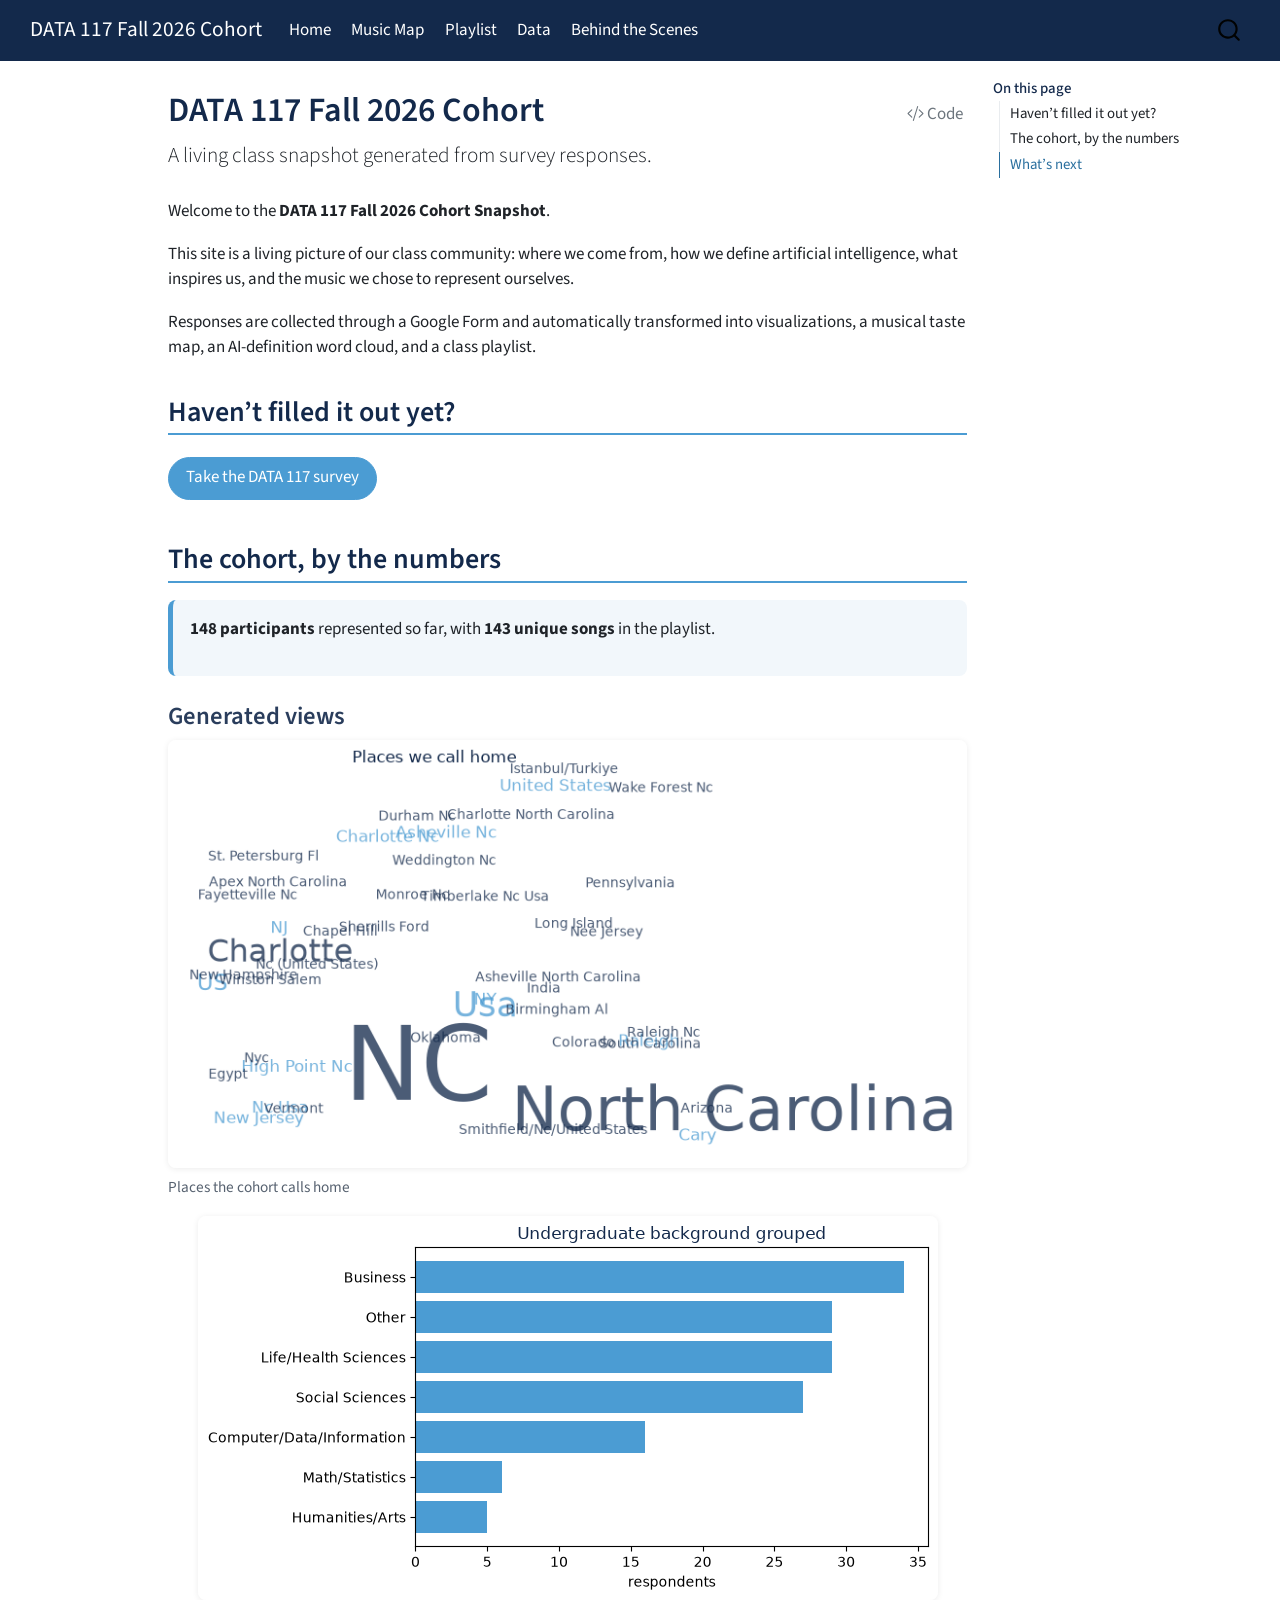
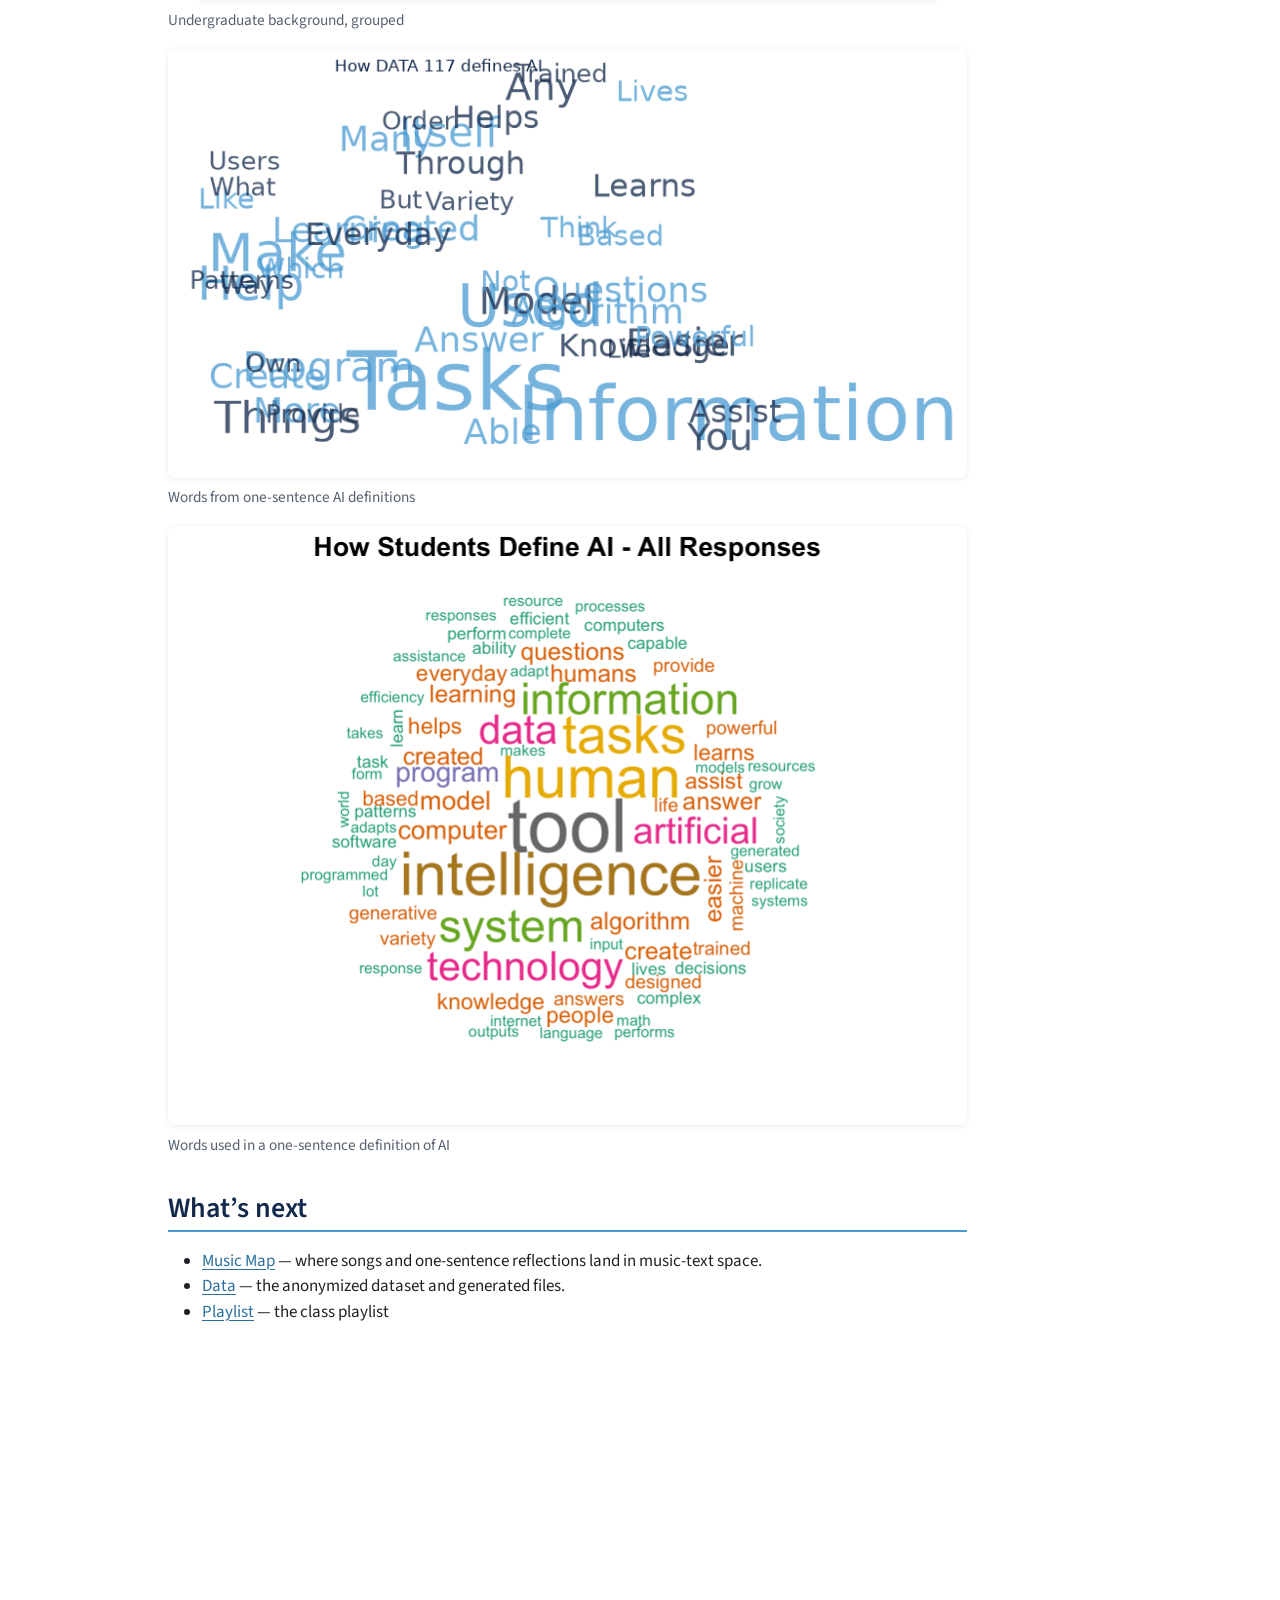
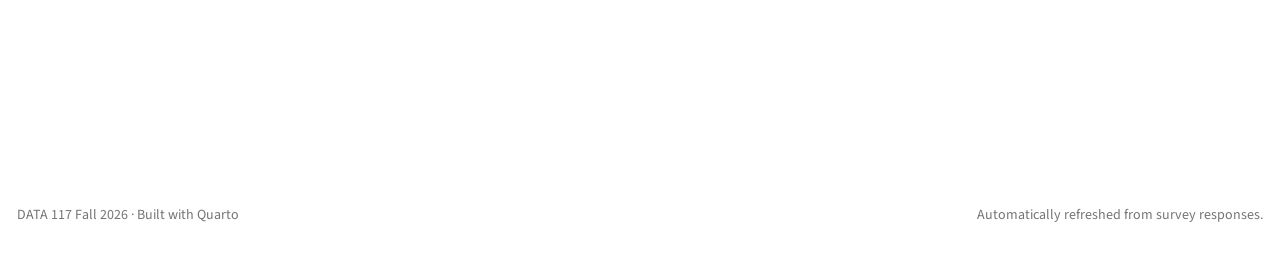
<file: docs/index.html>
<!DOCTYPE html>
<html xmlns="http://www.w3.org/1999/xhtml" lang="en" xml:lang="en"><head>

<meta charset="utf-8">
<meta name="generator" content="quarto-1.11.9">

<meta name="viewport" content="width=device-width, initial-scale=1.0, user-scalable=yes">


<title>DATA 117 Fall 2026 Cohort</title>
<style>
/* Default styles provided by pandoc.
** See https://pandoc.org/MANUAL.html#variables-for-html for config info.
*/
span.smallcaps{font-variant: small-caps;}
div.columns{display: flex; gap: 1.5em;}
div.column{flex: auto;}
@media screen {
div.columns{gap: min(4vw, 1.5em);}
div.column{overflow-x: auto;}
}
div.hanging-indent{margin-left: 1.5em; text-indent: -1.5em;}
ul.task-list{list-style: none;}
ul.task-list li input[type="checkbox"] {
  width: 0.8em;
  margin: 0 0.8em 0.2em -1em; /* quarto-specific, see https://github.com/quarto-dev/quarto-cli/issues/4556 */ 
  vertical-align: middle;
}
/* CSS for syntax highlighting */
html { -webkit-text-size-adjust: 100%; }
pre > code.sourceCode { white-space: pre; position: relative; }
pre > code.sourceCode > span { display: inline-block; line-height: 1.25; }
pre > code.sourceCode > span:empty { height: 1.2em; }
.sourceCode { overflow: visible; }
code.sourceCode > span { color: inherit; text-decoration: inherit; }
div.sourceCode { margin: 1em 0; }
pre.sourceCode { margin: 0; }
@media screen {
div.sourceCode { overflow: auto; }
}
@media print {
pre > code.sourceCode { white-space: pre-wrap; }
pre > code.sourceCode > span { text-indent: -5em; padding-left: 5em; }
}
pre.numberSource code
  { counter-reset: source-line 0; }
pre.numberSource code > span
  { position: relative; left: -4em; counter-increment: source-line; }
pre.numberSource code > span > a:first-child::before
  { content: counter(source-line);
    position: relative; left: -1em; text-align: right; vertical-align: baseline;
    border: none; display: inline-block;
    -webkit-touch-callout: none; -webkit-user-select: none;
    -khtml-user-select: none; -moz-user-select: none;
    -ms-user-select: none; user-select: none;
    padding: 0 4px; width: 4em;
  }
pre.numberSource { margin-left: 3em;  padding-left: 4px; }
div.sourceCode
  {   }
@media screen {
pre > code.sourceCode > span > a:first-child::before { text-decoration: underline; }
}
</style>


<script src="site_libs/quarto-nav/quarto-nav.js"></script>
<script src="site_libs/quarto-nav/headroom.min.js"></script>
<script src="site_libs/clipboard/clipboard.min.js"></script>
<script src="site_libs/quarto-search/autocomplete.umd.js"></script>
<script src="site_libs/quarto-search/fuse.min.js"></script>
<script src="site_libs/quarto-search/quarto-search.js"></script>
<meta name="quarto:offset" content="./">
<script src="site_libs/quarto-html/quarto.js" type="module"></script>
<script src="site_libs/quarto-html/tabsets/tabsets.js" type="module"></script>
<script src="site_libs/quarto-html/scrollable-regions/scrollable-regions.js" type="module"></script>
<script src="site_libs/quarto-html/popper.min.js"></script>
<script src="site_libs/quarto-html/tippy.umd.min.js"></script>
<script src="site_libs/quarto-html/anchor.min.js"></script>
<link href="site_libs/quarto-html/tippy.css" rel="stylesheet">
<link href="site_libs/quarto-html/quarto-syntax-highlighting-63b5708e65d6cd79cd7618c58d0c21e7.css" rel="stylesheet" id="quarto-text-highlighting-styles">
<script src="site_libs/bootstrap/bootstrap.min.js"></script>
<link href="site_libs/bootstrap/bootstrap-icons.css" rel="stylesheet">
<link href="site_libs/bootstrap/bootstrap-555c642b96bc0b745e0d2780d4886a36.min.css" rel="stylesheet" append-hash="true" id="quarto-bootstrap" data-mode="light">
<script id="quarto-search-options" type="application/json">{
  "location": "navbar",
  "copy-button": false,
  "collapse-after": 3,
  "panel-placement": "end",
  "type": "overlay",
  "limit": 50,
  "keyboard-shortcut": [
    "f",
    "/",
    "s"
  ],
  "show-item-context": false,
  "language": {
    "search-no-results-text": "No results",
    "search-matching-documents-text": "matching documents",
    "search-copy-link-title": "Copy link to search",
    "search-hide-matches-text": "Hide additional matches",
    "search-more-match-text": "more match in this document",
    "search-more-matches-text": "more matches in this document",
    "search-clear-button-title": "Clear",
    "search-text-placeholder": "",
    "search-detached-cancel-button-title": "Cancel",
    "search-submit-button-title": "Submit",
    "search-label": "Search"
  }
}</script>
<style>html{ scroll-behavior: smooth; }</style>


</head>

<body class="nav-fixed quarto-light"><a id="quarto-skip-link" class="visually-hidden-focusable" href="#quarto-document-content">Skip to main content</a>

<div id="quarto-search-results"></div>
  <header id="quarto-header" class="headroom fixed-top">
    <nav class="navbar navbar-expand-lg " data-bs-theme="dark" aria-label="Site">
      <div class="navbar-container container-fluid">
      <div class="navbar-brand-container mx-auto">
    <a class="navbar-brand" href="./index.html">
    <span class="navbar-title">DATA 117 Fall 2026 Cohort</span>
    </a>
  </div>
          <button class="navbar-toggler" type="button" data-bs-toggle="collapse" data-bs-target="#navbarCollapse" aria-controls="navbarCollapse" aria-expanded="false" aria-label="Toggle navigation" onclick="if (window.quartoToggleHeadroom) { window.quartoToggleHeadroom(); }">
  <span class="navbar-toggler-icon"></span>
</button>
          <div class="collapse navbar-collapse" id="navbarCollapse">
            <ul class="navbar-nav navbar-nav-scroll me-auto">
  <li class="nav-item">
    <a class="nav-link active" href="./index.html" aria-current="page"> 
<span class="menu-text">Home</span></a>
  </li>  
  <li class="nav-item">
    <a class="nav-link" href="./taste-map.html"> 
<span class="menu-text">Music Map</span></a>
  </li>  
  <li class="nav-item">
    <a class="nav-link" href="./playlist.html"> 
<span class="menu-text">Playlist</span></a>
  </li>  
  <li class="nav-item">
    <a class="nav-link" href="./data.html"> 
<span class="menu-text">Data</span></a>
  </li>  
  <li class="nav-item">
    <a class="nav-link" href="./workshop.html"> 
<span class="menu-text">Behind the Scenes</span></a>
  </li>  
</ul>
          </div> <!-- /navcollapse -->
            <div class="quarto-navbar-tools">
</div>
            <div id="quarto-search" class="" title="Search"></div>
      </div> <!-- /container-fluid -->
    </nav>
</header>
<!-- content -->
<div id="quarto-content" class="quarto-container page-columns page-rows-contents page-layout-article page-navbar">
<!-- sidebar -->
<!-- margin-sidebar -->
    <div id="quarto-margin-sidebar" class="sidebar margin-sidebar">
        <nav id="TOC" role="doc-toc" aria-labelledby="toc-title" class="toc-active">
    <h2 id="toc-title">On this page</h2>
   
  <ul>
  <li><a href="#havent-filled-it-out-yet" id="toc-havent-filled-it-out-yet" class="nav-link active" data-scroll-target="#havent-filled-it-out-yet">Haven’t filled it out yet?</a></li>
  <li><a href="#the-cohort-by-the-numbers" id="toc-the-cohort-by-the-numbers" class="nav-link" data-scroll-target="#the-cohort-by-the-numbers">The cohort, by the numbers</a>
  <ul class="collapse">
  <li><a href="#generated-views" id="toc-generated-views" class="nav-link" data-scroll-target="#generated-views">Generated views</a></li>
  </ul></li>
  <li><a href="#whats-next" id="toc-whats-next" class="nav-link" data-scroll-target="#whats-next">What’s next</a></li>
  </ul>
</nav>
    </div>
<!-- main -->
<main class="content" id="quarto-document-content" tabindex="-1">

<header id="title-block-header" class="quarto-title-block default">
<div class="quarto-title">
<div class="quarto-title-block"><div><h1 class="title">DATA 117 Fall 2026 Cohort</h1><button type="button" class="btn code-tools-button" id="quarto-code-tools-source"><i class="bi"></i> Code</button></div></div>
<p class="subtitle lead">A living class snapshot generated from survey responses.</p>
</div>



<div class="quarto-title-meta">

    
  
    
  </div>
  


</header>


<p>Welcome to the <strong>DATA 117 Fall 2026 Cohort Snapshot</strong>.</p>
<p>This site is a living picture of our class community: where we come from, how we define artificial intelligence, what inspires us, and the music we chose to represent ourselves.</p>
<p>Responses are collected through a Google Form and automatically transformed into visualizations, a musical taste map, an AI-definition word cloud, and a class playlist.</p>
<section id="havent-filled-it-out-yet" class="level2">
<h2 class="anchored" data-anchor-id="havent-filled-it-out-yet">Haven’t filled it out yet?</h2>
<p><a href="https://forms.gle/xYPbUmVaRbAJpqSh9" class="btn btn-primary">Take the DATA 117 survey</a></p>
</section>
<section id="the-cohort-by-the-numbers" class="level2">
<h2 class="anchored" data-anchor-id="the-cohort-by-the-numbers">The cohort, by the numbers</h2>
<div class="hero-note">
<p><strong>148 participants</strong> represented so far, with <strong>143 unique songs</strong> in the playlist.</p>
</div>
<section id="generated-views" class="level3">
<h3 class="anchored" data-anchor-id="generated-views">Generated views</h3>
<div class="quarto-figure quarto-figure-center">
<figure class="figure">
<p><img src="docs_assets/family_location_cloud.png" class="img-fluid figure-img"></p>
<figcaption>Places the cohort calls home</figcaption>
</figure>
</div>
<div class="quarto-figure quarto-figure-center">
<figure class="figure">
<p><img src="docs_assets/background.png" class="img-fluid figure-img"></p>
<figcaption>Undergraduate background, grouped</figcaption>
</figure>
</div>
<div class="quarto-figure quarto-figure-center">
<figure class="figure">
<p><img src="docs_assets/ai_definition_cloud.png" class="img-fluid figure-img"></p>
<figcaption>Words from one-sentence AI definitions</figcaption>
</figure>
</div>
<div class="quarto-figure quarto-figure-center">
<figure class="figure">
<p><img src="docs_assets/wordcloud_overall.png" class="img-fluid figure-img"></p>
<figcaption>Words used in a one-sentence definition of AI</figcaption>
</figure>
</div>
</section>
</section>
<section id="whats-next" class="level2">
<h2 class="anchored" data-anchor-id="whats-next">What’s next</h2>
<ul>
<li><a href="./taste-map.html">Music Map</a> — where songs and one-sentence reflections land in music-text space.</li>
<li><a href="./data.html">Data</a> — the anonymized dataset and generated files.</li>
<li><a href="./playlist.html">Playlist</a> — the class playlist</li>
</ul>
<iframe data-testid="embed-iframe" style="border-radius:12px" src="https://open.spotify.com/embed/playlist/14pt4S2uBJe2xYB7PLCXmC?utm_source=generator&amp;si=6885204e615f4d30" width="100%" height="352" frameborder="0" allowfullscreen="" allow="autoplay; clipboard-write; encrypted-media; fullscreen; picture-in-picture" loading="lazy">
</iframe>


<!-- -->

</section>

</main> <!-- /main -->
<script id="quarto-html-after-body" type="application/javascript">
  window.document.addEventListener("DOMContentLoaded", function (event) {
    const icon = "";
    const anchorJS = new window.AnchorJS();
    anchorJS.options = {
      placement: 'right',
      icon: icon
    };
    anchorJS.add('.anchored');
    const isCodeAnnotation = (el) => {
      for (const clz of el.classList) {
        if (clz.startsWith('code-annotation-')) {                     
          return true;
        }
      }
      return false;
    }
    const onCopySuccess = function(e) {
      // button target
      const button = e.trigger;
      // don't keep focus
      button.blur();
      // flash "checked"
      button.classList.add('code-copy-button-checked');
      var currentTitle = button.getAttribute("title");
      button.setAttribute("title", "Copied!");
      let tooltip;
      if (window.bootstrap) {
        button.setAttribute("data-bs-toggle", "tooltip");
        button.setAttribute("data-bs-placement", "left");
        button.setAttribute("data-bs-title", "Copied!");
        tooltip = new bootstrap.Tooltip(button, 
          { trigger: "manual", 
            customClass: "code-copy-button-tooltip",
            offset: [0, -8]});
        tooltip.show();    
      }
      setTimeout(function() {
        if (tooltip) {
          tooltip.hide();
          button.removeAttribute("data-bs-title");
          button.removeAttribute("data-bs-toggle");
          button.removeAttribute("data-bs-placement");
        }
        button.setAttribute("title", currentTitle);
        button.classList.remove('code-copy-button-checked');
      }, 1000);
      // clear code selection
      e.clearSelection();
    }
    const getTextToCopy = function(trigger) {
      const outerScaffold = trigger.parentElement.cloneNode(true);
      const codeEl = outerScaffold.querySelector('code');
      for (const childEl of codeEl.children) {
        if (isCodeAnnotation(childEl)) {
          childEl.remove();
        }
      }
      return codeEl.innerText;
    }
    const clipboard = new window.ClipboardJS('.code-copy-button:not([data-in-quarto-modal])', {
      text: getTextToCopy
    });
    clipboard.on('success', onCopySuccess);
    if (window.document.getElementById('quarto-embedded-source-code-modal')) {
      const clipboardModal = new window.ClipboardJS('.code-copy-button[data-in-quarto-modal]', {
        text: getTextToCopy,
        container: window.document.getElementById('quarto-embedded-source-code-modal')
      });
      clipboardModal.on('success', onCopySuccess);
    }
    const viewSource = window.document.getElementById('quarto-view-source') ||
                       window.document.getElementById('quarto-code-tools-source');
    if (viewSource) {
      const sourceUrl = viewSource.getAttribute("data-quarto-source-url");
      viewSource.addEventListener("click", function(e) {
        if (sourceUrl) {
          // rstudio viewer pane
          if (/\bcapabilities=\b/.test(window.location)) {
            window.open(sourceUrl);
          } else {
            window.location.href = sourceUrl;
          }
        } else {
          const modal = new bootstrap.Modal(document.getElementById('quarto-embedded-source-code-modal'));
          modal.show();
        }
        return false;
      });
    }
    function toggleCodeHandler(show) {
      return function(e) {
        const cellDetails = window.document.querySelectorAll(".cell details.code-fold");
        for (let i=0; i<cellDetails.length; i++) {
          const details = cellDetails[i];
          if (show) {
            details.open = true;
          } else {
            details.removeAttribute("open");
          }
        }
        const cellCodeDivs = window.document.querySelectorAll(".cell div.sourceCode.cell-code");
        const fromCls = show ? "hidden" : "unhidden";
        const toCls = show ? "unhidden" : "hidden";
        for (let i=0; i<cellCodeDivs.length; i++) {
          const codeDiv = cellCodeDivs[i];
          if (codeDiv.classList.contains(fromCls)) {
            codeDiv.classList.remove(fromCls);
            codeDiv.classList.add(toCls);
          } 
        }
        return false;
      }
    }
    const hideAllCode = window.document.getElementById("quarto-hide-all-code");
    if (hideAllCode) {
      hideAllCode.addEventListener("click", toggleCodeHandler(false));
    }
    const showAllCode = window.document.getElementById("quarto-show-all-code");
    if (showAllCode) {
      showAllCode.addEventListener("click", toggleCodeHandler(true));
    }
      var localhostRegex = new RegExp(/^(?:http|https):\/\/localhost\:?[0-9]*\//);
      var mailtoRegex = new RegExp(/^mailto:/);
        var filterRegex = new RegExp("https:\/\/USERNAME\.github\.io\/AI-117\/");
      const newWindowLabel = "(opens in a new tab)";
      const newWindowNoteId = "quarto-ext-newwindow-label";
      // Links reference one hidden label through aria-describedby, so the
      // announcement never changes their accessible name.
      var describeNewWindow = (link) => {
        if (!window.document.getElementById(newWindowNoteId)) {
          var newWindowNote = window.document.createElement("span");
          newWindowNote.id = newWindowNoteId;
          newWindowNote.hidden = true;
          newWindowNote.textContent = newWindowLabel;
          window.document.body.appendChild(newWindowNote);
        }
        var describedBy = (link.getAttribute("aria-describedby") || "").split(/\s+/).filter(Boolean);
        if (!describedBy.includes(newWindowNoteId)) {
          describedBy.push(newWindowNoteId);
          link.setAttribute("aria-describedby", describedBy.join(" "));
        }
      }
      var isInternal = (href) => {
          return filterRegex.test(href) || localhostRegex.test(href) || mailtoRegex.test(href);
      }
      // Inspect non-navigation links and adorn them if external
      window.quartoDecorateExternalLinks = function (root) {
     var links = (root || window.document).querySelectorAll('a[href]:not(.nav-link):not(.navbar-brand):not(.toc-action):not(.sidebar-link):not(.sidebar-item-toggle):not(.pagination-link):not(.no-external):not([aria-hidden]):not(.dropdown-item):not(.quarto-navigation-tool):not(.about-link)');
      for (var i=0; i<links.length; i++) {
        const link = links[i];
        if (!isInternal(link.href)) {
          // undo the damage that might have been done by quarto-nav.js in the case of
          // links that we want to consider external
          if (link.dataset.originalHref !== undefined) {
            link.href = link.dataset.originalHref;
          }
            // target, if specified
            link.setAttribute("target", "_blank");
            if (link.getAttribute("rel") === null) {
              link.setAttribute("rel", "noopener");
            }
            describeNewWindow(link);
          if (!link.classList.contains('no-external-icon')) {
          }
        }
      }
      };
      window.quartoDecorateExternalLinks(window.document);
    // Esc closes the popup (WCAG 1.4.13) and focus leaving both trigger and
    // popup closes it (WCAG 2.4.11); tippy handles neither for interactive popups.
    const hideOnEscAndFocusOut = {
      name: 'hideOnEscAndFocusOut',
      defaultValue: true,
      fn(instance) {
        const dismiss = () => {
          // A show scheduled by the trigger delay would otherwise reopen it
          instance.clearDelayTimeouts();
          instance.hide();
        };
        const onKeyDown = (event) => {
          if (event.key !== 'Escape') {
            return;
          }
          // Keep Esc from also reaching page handlers (e.g. reveal.js overview),
          // except an open reveal.js slide menu, which Esc should close too.
          // The menu handles keys only when its keyboard option is on.
          const menuHandlesEsc = window.Reveal?.getPlugin?.('menu')?.isOpen() &&
            window.Reveal.getConfig().menu?.keyboard !== false;
          if (!menuHandlesEsc) {
            event.stopPropagation();
          }
          if (instance.popper.contains(window.document.activeElement)) {
            // Disabled while refocusing so the focus trigger does not reopen it
            instance.disable();
            instance.reference.focus();
            instance.enable();
          }
          dismiss();
        };
        const onFocusOut = (event) => {
          const target = event.relatedTarget;
          if (target && !instance.reference.contains(target) &&
              !instance.popper.contains(target)) {
            dismiss();
          }
        };
        // On the trigger too: a click trigger (code-annotations: select) has no
        // blur handling. Attached for the instance's lifetime so leaving the
        // trigger also cancels a show still pending on the trigger delay.
        instance.reference.addEventListener('focusout', onFocusOut);
        return {
          onShow() {
            window.document.addEventListener('keydown', onKeyDown, true);
            instance.popper.addEventListener('focusout', onFocusOut);
          },
          onHide() {
            window.document.removeEventListener('keydown', onKeyDown, true);
            instance.popper.removeEventListener('focusout', onFocusOut);
          },
          onDestroy() {
            instance.reference.removeEventListener('focusout', onFocusOut);
          },
        };
      },
    };
    function tippyHover(el, contentFn, onTriggerFn, onUntriggerFn) {
      const config = {
        allowHTML: true,
        maxWidth: 500,
        delay: 100,
        arrow: false,
        appendTo: function(el) {
            return el.parentElement;
        },
        interactive: true,
        interactiveBorder: 10,
        theme: 'quarto',
        placement: 'bottom-start',
        plugins: [hideOnEscAndFocusOut],
      };
      if (contentFn) {
        config.content = contentFn;
      }
      if (onTriggerFn) {
        config.onTrigger = onTriggerFn;
      }
      if (onUntriggerFn) {
        config.onUntrigger = onUntriggerFn;
      }
      window.tippy(el, config); 
    }
    const noterefs = window.document.querySelectorAll('a[role="doc-noteref"]');
    for (var i=0; i<noterefs.length; i++) {
      const ref = noterefs[i];
      tippyHover(ref, function() {
        // use id or data attribute instead here
        let href = ref.getAttribute('data-footnote-href') || ref.getAttribute('href');
        try { href = new URL(href).hash; } catch {}
        const id = href.replace(/^#\/?/, "");
        const note = window.document.getElementById(id);
        if (note) {
          return note.innerHTML;
        } else {
          return "";
        }
      });
    }
    const xrefs = window.document.querySelectorAll('a.quarto-xref');
    const processXRef = (id, note) => {
      // Strip column container classes
      const stripColumnClz = (el) => {
        el.classList.remove("page-full", "page-columns");
        if (el.children) {
          for (const child of el.children) {
            stripColumnClz(child);
          }
        }
      }
      stripColumnClz(note)
      if (id === null || id.startsWith('sec-')) {
        // Special case sections, only their first couple elements
        const container = document.createElement("div");
        if (note.children && note.children.length > 2) {
          container.appendChild(note.children[0].cloneNode(true));
          for (let i = 1; i < note.children.length; i++) {
            const child = note.children[i];
            if (child.tagName === "P" && child.innerText === "") {
              continue;
            } else {
              container.appendChild(child.cloneNode(true));
              break;
            }
          }
          if (window.Quarto?.typesetMath) {
            window.Quarto.typesetMath(container);
          }
          return container.innerHTML
        } else {
          if (window.Quarto?.typesetMath) {
            window.Quarto.typesetMath(note);
          }
          return note.innerHTML;
        }
      } else {
        // Remove any anchor links if they are present
        const anchorLink = note.querySelector('a.anchorjs-link');
        if (anchorLink) {
          anchorLink.remove();
        }
        if (window.Quarto?.typesetMath) {
          window.Quarto.typesetMath(note);
        }
        if (note.classList.contains("callout")) {
          return note.outerHTML;
        } else {
          return note.innerHTML;
        }
      }
    }
    for (var i=0; i<xrefs.length; i++) {
      const xref = xrefs[i];
      tippyHover(xref, undefined, function(instance) {
        instance.disable();
        let url = xref.getAttribute('href');
        let hash = undefined; 
        if (url.startsWith('#')) {
          hash = url;
        } else {
          try { hash = new URL(url).hash; } catch {}
        }
        if (hash) {
          const id = hash.replace(/^#\/?/, "");
          const note = window.document.getElementById(id);
          if (note !== null) {
            try {
              const html = processXRef(id, note.cloneNode(true));
              instance.setContent(html);
            } finally {
              instance.enable();
              instance.show();
            }
          } else {
            // See if we can fetch this
            fetch(url.split('#')[0])
            .then(res => res.text())
            .then(html => {
              const parser = new DOMParser();
              const htmlDoc = parser.parseFromString(html, "text/html");
              const note = htmlDoc.getElementById(id);
              if (note !== null) {
                const html = processXRef(id, note);
                instance.setContent(html);
              } 
            }).finally(() => {
              instance.enable();
              instance.show();
            });
          }
        } else {
          // See if we can fetch a full url (with no hash to target)
          // This is a special case and we should probably do some content thinning / targeting
          fetch(url)
          .then(res => res.text())
          .then(html => {
            const parser = new DOMParser();
            const htmlDoc = parser.parseFromString(html, "text/html");
            const note = htmlDoc.querySelector('main.content');
            if (note !== null) {
              // This should only happen for chapter cross references
              // (since there is no id in the URL)
              // remove the first header
              if (note.children.length > 0 && note.children[0].tagName === "HEADER") {
                note.children[0].remove();
              }
              const html = processXRef(null, note);
              instance.setContent(html);
            } 
          }).finally(() => {
            instance.enable();
            instance.show();
          });
        }
      }, function(instance) {
      });
    }
        let selectedAnnoteEl;
        const selectorForAnnotation = ( cell, annotation) => {
          let cellAttr = 'data-code-cell="' + cell + '"';
          let lineAttr = 'data-code-annotation="' +  annotation + '"';
          const selector = 'span[' + cellAttr + '][' + lineAttr + ']';
          return selector;
        }
        const selectCodeLines = (annoteEl) => {
          const doc = window.document;
          const targetCell = annoteEl.getAttribute("data-target-cell");
          const targetAnnotation = annoteEl.getAttribute("data-target-annotation");
          const annoteSpan = window.document.querySelector(selectorForAnnotation(targetCell, targetAnnotation));
          const lines = annoteSpan.getAttribute("data-code-lines").split(",");
          const lineIds = lines.map((line) => {
            return targetCell + "-" + line;
          })
          // Each band is positioned against its own containing block, which is
          // not the offsetParent of the lines, so place it from client rects.
          const placeBand = (band, firstEl, lastEl, codeBlock) => {
            const container = band.offsetParent;
            if (container === null) {
              return;
            }
            const containerRect = container.getBoundingClientRect();
            // Reveal.js scales slides with a transform, so convert client
            // pixels back to the CSS pixels of the container.
            const scale = containerRect.height / container.offsetHeight || 1;
            const firstRect = firstEl.getBoundingClientRect();
            const lastRect = lastEl.getBoundingClientRect();
            const top = (firstRect.top - containerRect.top) / scale - container.clientTop + container.scrollTop;
            const height = (lastRect.bottom - firstRect.top) / scale;
            band.style.top = top - 2 + "px";
            band.style.height = height + 4 + "px";
            if (codeBlock) {
              // Without the copy button wrapper, the containing block is wider
              // than the code block, so span the code block explicitly.
              const blockRect = codeBlock.getBoundingClientRect();
              band.style.left = (blockRect.left - containerRect.left) / scale - container.clientLeft + container.scrollLeft + "px";
              band.style.width = blockRect.width / scale + "px";
            }
          };
          if (lineIds.length > 0) {
            const el = window.document.getElementById(lineIds[0]);
            const lastEl = window.document.getElementById(lineIds[lineIds.length - 1]);
            const parent = el.parentElement.parentElement;
            // cook up a div (if necessary) and position it
            let div = window.document.getElementById("code-annotation-line-highlight");
            if (div === null) {
              div = window.document.createElement("div");
              div.setAttribute("id", "code-annotation-line-highlight");
              div.style.position = 'absolute';
              parent.appendChild(div);
            }
            placeBand(div, el, lastEl, parent.closest("div.sourceCode") || parent);
            let gutterDiv = window.document.getElementById("code-annotation-line-highlight-gutter");
            if (gutterDiv === null) {
              gutterDiv = window.document.createElement("div");
              gutterDiv.setAttribute("id", "code-annotation-line-highlight-gutter");
              gutterDiv.style.position = 'absolute';
              const codeCell = window.document.getElementById(targetCell);
              const gutter = codeCell.querySelector('.code-annotation-gutter');
              gutter.appendChild(gutterDiv);
            }
            placeBand(gutterDiv, el, lastEl);
            selectedAnnoteEl = annoteEl;
          }
        };
        const unselectCodeLines = () => {
          const elementsIds = ["code-annotation-line-highlight", "code-annotation-line-highlight-gutter"];
          elementsIds.forEach((elId) => {
            const div = window.document.getElementById(elId);
            if (div) {
              div.remove();
            }
          });
          selectedAnnoteEl = undefined;
        };
          // Handle positioning of the toggle
      window.addEventListener(
        "resize",
        throttle(() => {
          elRect = undefined;
          if (selectedAnnoteEl) {
            selectCodeLines(selectedAnnoteEl);
          }
        }, 10)
      );
      function throttle(fn, ms) {
      let throttle = false;
      let timer;
        return (...args) => {
          if(!throttle) { // first call gets through
              fn.apply(this, args);
              throttle = true;
          } else { // all the others get throttled
              if(timer) clearTimeout(timer); // cancel #2
              timer = setTimeout(() => {
                fn.apply(this, args);
                timer = throttle = false;
              }, ms);
          }
        };
      }
        // Attach click handler to the DT
        const annoteDls = window.document.querySelectorAll('dt[data-target-cell]');
        for (const annoteDlNode of annoteDls) {
          annoteDlNode.addEventListener('click', (event) => {
            const clickedEl = event.target;
            if (clickedEl !== selectedAnnoteEl) {
              unselectCodeLines();
              const activeEl = window.document.querySelector('dt[data-target-cell].code-annotation-active');
              if (activeEl) {
                activeEl.classList.remove('code-annotation-active');
              }
              selectCodeLines(clickedEl);
              clickedEl.classList.add('code-annotation-active');
            } else {
              // Unselect the line
              unselectCodeLines();
              clickedEl.classList.remove('code-annotation-active');
            }
          });
        }
    const findCites = (el) => {
      const parentEl = el.parentElement;
      if (parentEl) {
        const cites = parentEl.dataset.cites;
        if (cites) {
          return {
            el,
            cites: cites.split(' ')
          };
        } else {
          return findCites(el.parentElement)
        }
      } else {
        return undefined;
      }
    };
    var bibliorefs = window.document.querySelectorAll('a[role="doc-biblioref"]');
    for (var i=0; i<bibliorefs.length; i++) {
      const ref = bibliorefs[i];
      const citeInfo = findCites(ref);
      if (citeInfo) {
        tippyHover(citeInfo.el, function() {
          var popup = window.document.createElement('div');
          citeInfo.cites.forEach(function(cite) {
            var citeDiv = window.document.createElement('div');
            citeDiv.classList.add('hanging-indent');
            citeDiv.classList.add('csl-entry');
            var biblioDiv = window.document.getElementById('ref-' + cite);
            if (biblioDiv) {
              citeDiv.innerHTML = biblioDiv.innerHTML;
            }
            popup.appendChild(citeDiv);
          });
          return popup.innerHTML;
        });
      }
    }
  });
  </script>
  <script type="application/javascript">
  window.quartoScrollableRegionsLabels = {"code":"Scrollable code","output":"Scrollable output"};
  </script><div class="modal fade" id="quarto-embedded-source-code-modal" tabindex="-1" aria-labelledby="quarto-embedded-source-code-modal-label" aria-hidden="true"><div class="modal-dialog modal-dialog-scrollable"><div class="modal-content"><div class="modal-header"><h5 class="modal-title" id="quarto-embedded-source-code-modal-label">Source Code</h5><button class="btn-close" data-bs-dismiss="modal"></button></div><div class="modal-body"><div class="">
<div class="code-copy-outer-scaffold"><div class="sourceCode" id="cb1" data-shortcodes="false"><pre class="sourceCode markdown code-with-copy"><code class="sourceCode markdown"><span id="cb1-1"><a href="#cb1-1" aria-hidden="true" tabindex="-1"></a><span class="co">---</span></span>
<span id="cb1-2"><a href="#cb1-2" aria-hidden="true" tabindex="-1"></a><span class="an">title:</span><span class="co"> "DATA 117 Fall 2026 Cohort"</span></span>
<span id="cb1-3"><a href="#cb1-3" aria-hidden="true" tabindex="-1"></a><span class="an">subtitle:</span><span class="co"> "A living class snapshot generated from survey responses."</span></span>
<span id="cb1-4"><a href="#cb1-4" aria-hidden="true" tabindex="-1"></a><span class="co">---</span></span>
<span id="cb1-5"><a href="#cb1-5" aria-hidden="true" tabindex="-1"></a></span>
<span id="cb1-6"><a href="#cb1-6" aria-hidden="true" tabindex="-1"></a>Welcome to the **DATA 117 Fall 2026 Cohort Snapshot**.</span>
<span id="cb1-7"><a href="#cb1-7" aria-hidden="true" tabindex="-1"></a></span>
<span id="cb1-8"><a href="#cb1-8" aria-hidden="true" tabindex="-1"></a>This site is a living picture of our class community: where we come from, how we define artificial intelligence, what inspires us, and the music we chose to represent ourselves.</span>
<span id="cb1-9"><a href="#cb1-9" aria-hidden="true" tabindex="-1"></a></span>
<span id="cb1-10"><a href="#cb1-10" aria-hidden="true" tabindex="-1"></a>Responses are collected through a Google Form and automatically transformed into visualizations, a musical taste map, an AI-definition word cloud, and a class playlist.</span>
<span id="cb1-11"><a href="#cb1-11" aria-hidden="true" tabindex="-1"></a></span>
<span id="cb1-12"><a href="#cb1-12" aria-hidden="true" tabindex="-1"></a><span class="fu">## Haven't filled it out yet?</span></span>
<span id="cb1-13"><a href="#cb1-13" aria-hidden="true" tabindex="-1"></a></span>
<span id="cb1-14"><a href="#cb1-14" aria-hidden="true" tabindex="-1"></a><span class="co">[</span><span class="ot">Take the DATA 117 survey</span><span class="co">](https://forms.gle/xYPbUmVaRbAJpqSh9)</span>{.btn .btn-primary}</span>
<span id="cb1-15"><a href="#cb1-15" aria-hidden="true" tabindex="-1"></a></span>
<span id="cb1-16"><a href="#cb1-16" aria-hidden="true" tabindex="-1"></a><span class="fu">## The cohort, by the numbers</span></span>
<span id="cb1-17"><a href="#cb1-17" aria-hidden="true" tabindex="-1"></a></span>
<span id="cb1-18"><a href="#cb1-18" aria-hidden="true" tabindex="-1"></a>{{&lt; include _generated.md &gt;}}</span>
<span id="cb1-19"><a href="#cb1-19" aria-hidden="true" tabindex="-1"></a></span>
<span id="cb1-20"><a href="#cb1-20" aria-hidden="true" tabindex="-1"></a><span class="al">![Words used in a one-sentence definition of AI](docs_assets/wordcloud_overall.png)</span></span>
<span id="cb1-21"><a href="#cb1-21" aria-hidden="true" tabindex="-1"></a></span>
<span id="cb1-22"><a href="#cb1-22" aria-hidden="true" tabindex="-1"></a><span class="fu">## What's next</span></span>
<span id="cb1-23"><a href="#cb1-23" aria-hidden="true" tabindex="-1"></a></span>
<span id="cb1-24"><a href="#cb1-24" aria-hidden="true" tabindex="-1"></a><span class="ss">- </span><span class="co">[</span><span class="ot">Music Map</span><span class="co">](taste-map.qmd)</span> — where songs and one-sentence reflections land in music-text space.</span>
<span id="cb1-25"><a href="#cb1-25" aria-hidden="true" tabindex="-1"></a><span class="ss">- </span><span class="co">[</span><span class="ot">Data</span><span class="co">](data.qmd)</span> — the anonymized dataset and generated files.</span>
<span id="cb1-26"><a href="#cb1-26" aria-hidden="true" tabindex="-1"></a><span class="ss">- </span><span class="co">[</span><span class="ot">Playlist</span><span class="co">](playlist.qmd)</span> — the class playlist</span>
<span id="cb1-27"><a href="#cb1-27" aria-hidden="true" tabindex="-1"></a></span>
<span id="cb1-28"><a href="#cb1-28" aria-hidden="true" tabindex="-1"></a><span class="dt">&lt;</span><span class="kw">iframe</span><span class="ot"> data-testid</span><span class="op">=</span><span class="st">"embed-iframe"</span><span class="ot"> style</span><span class="op">=</span><span class="st">"border-radius:12px"</span><span class="ot"> src</span><span class="op">=</span><span class="st">"https://open.spotify.com/embed/playlist/14pt4S2uBJe2xYB7PLCXmC?utm_source=generator</span><span class="er">&amp;</span><span class="st">si=6885204e615f4d30"</span><span class="ot"> width</span><span class="op">=</span><span class="st">"100%"</span><span class="ot"> height</span><span class="op">=</span><span class="st">"352"</span><span class="ot"> frameBorder</span><span class="op">=</span><span class="st">"0"</span><span class="ot"> allowfullscreen</span><span class="op">=</span><span class="st">""</span><span class="ot"> allow</span><span class="op">=</span><span class="st">"autoplay; clipboard-write; encrypted-media; fullscreen; picture-in-picture"</span><span class="ot"> loading</span><span class="op">=</span><span class="st">"lazy"</span><span class="dt">&gt;&lt;/</span><span class="kw">iframe</span><span class="dt">&gt;</span></span>
<span id="cb1-29"><a href="#cb1-29" aria-hidden="true" tabindex="-1"></a></span>
<span id="cb1-30"><a href="#cb1-30" aria-hidden="true" tabindex="-1"></a></span></code></pre></div><button title="Copy to Clipboard" class="code-copy-button" data-in-quarto-modal=""><i class="bi"></i></button></div>
</div></div></div></div></div>
</div> <!-- /content -->
<footer class="footer">
  <div class="nav-footer">
    <div class="nav-footer-left">
<p>DATA 117 Fall 2026 · Built with Quarto</p>
</div>   
    <div class="nav-footer-center">
      &nbsp;
    </div>
    <div class="nav-footer-right">
<p>Automatically refreshed from survey responses.</p>
</div>
  </div>
</footer>




<script src="site_libs/quarto-html/zenscroll-min.js"></script>
</body></html>
</file>
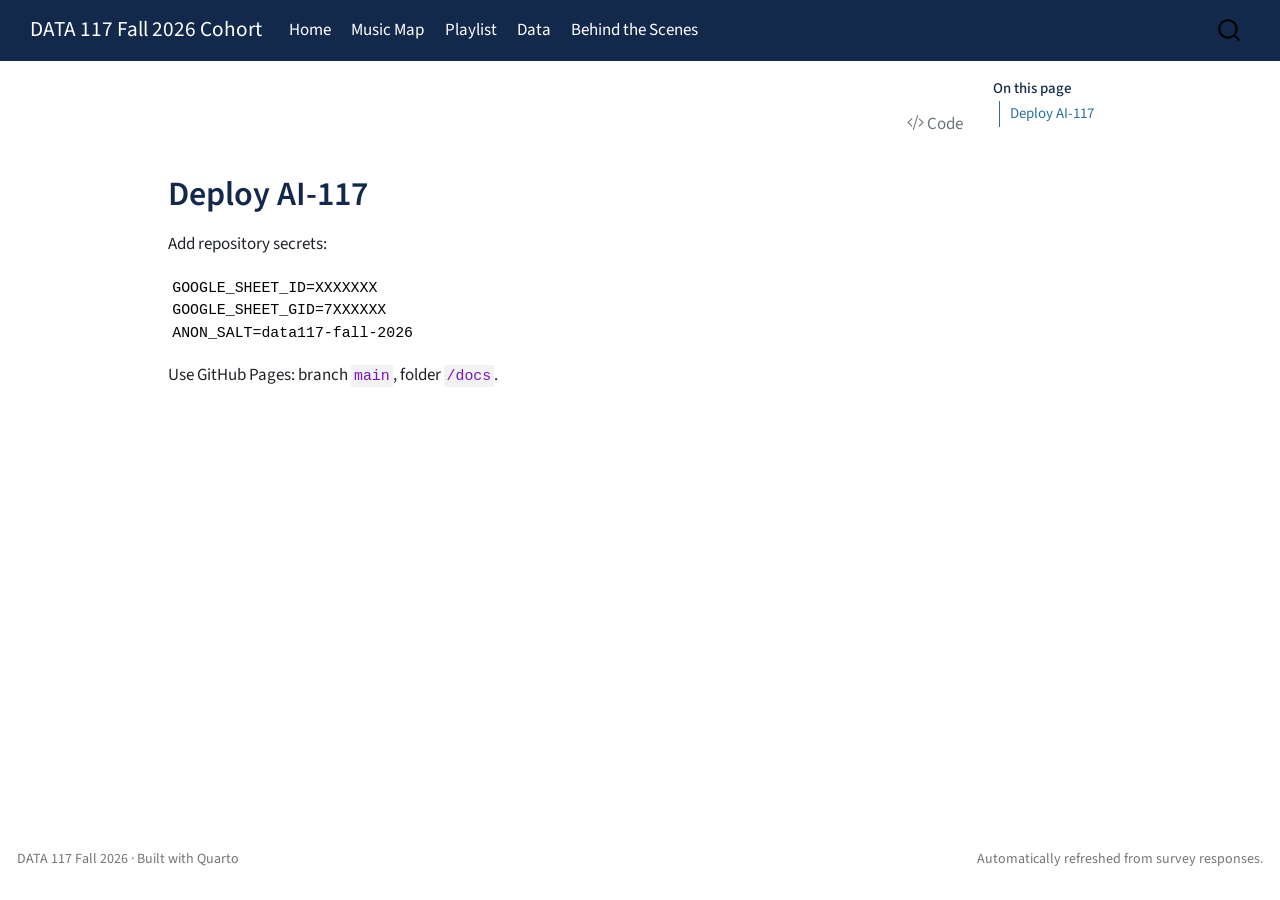
<file: docs/DEPLOY.html>
<!DOCTYPE html>
<html xmlns="http://www.w3.org/1999/xhtml" lang="en" xml:lang="en"><head>

<meta charset="utf-8">
<meta name="generator" content="quarto-1.11.9">

<meta name="viewport" content="width=device-width, initial-scale=1.0, user-scalable=yes">


<title>deploy – DATA 117 Fall 2026 Cohort</title>
<style>
/* Default styles provided by pandoc.
** See https://pandoc.org/MANUAL.html#variables-for-html for config info.
*/
span.smallcaps{font-variant: small-caps;}
div.columns{display: flex; gap: 1.5em;}
div.column{flex: auto;}
@media screen {
div.columns{gap: min(4vw, 1.5em);}
div.column{overflow-x: auto;}
}
div.hanging-indent{margin-left: 1.5em; text-indent: -1.5em;}
ul.task-list{list-style: none;}
ul.task-list li input[type="checkbox"] {
  width: 0.8em;
  margin: 0 0.8em 0.2em -1em; /* quarto-specific, see https://github.com/quarto-dev/quarto-cli/issues/4556 */ 
  vertical-align: middle;
}
/* CSS for syntax highlighting */
html { -webkit-text-size-adjust: 100%; }
pre > code.sourceCode { white-space: pre; position: relative; }
pre > code.sourceCode > span { display: inline-block; line-height: 1.25; }
pre > code.sourceCode > span:empty { height: 1.2em; }
.sourceCode { overflow: visible; }
code.sourceCode > span { color: inherit; text-decoration: inherit; }
div.sourceCode { margin: 1em 0; }
pre.sourceCode { margin: 0; }
@media screen {
div.sourceCode { overflow: auto; }
}
@media print {
pre > code.sourceCode { white-space: pre-wrap; }
pre > code.sourceCode > span { text-indent: -5em; padding-left: 5em; }
}
pre.numberSource code
  { counter-reset: source-line 0; }
pre.numberSource code > span
  { position: relative; left: -4em; counter-increment: source-line; }
pre.numberSource code > span > a:first-child::before
  { content: counter(source-line);
    position: relative; left: -1em; text-align: right; vertical-align: baseline;
    border: none; display: inline-block;
    -webkit-touch-callout: none; -webkit-user-select: none;
    -khtml-user-select: none; -moz-user-select: none;
    -ms-user-select: none; user-select: none;
    padding: 0 4px; width: 4em;
  }
pre.numberSource { margin-left: 3em;  padding-left: 4px; }
div.sourceCode
  {   }
@media screen {
pre > code.sourceCode > span > a:first-child::before { text-decoration: underline; }
}
</style>


<script src="site_libs/quarto-nav/quarto-nav.js"></script>
<script src="site_libs/quarto-nav/headroom.min.js"></script>
<script src="site_libs/clipboard/clipboard.min.js"></script>
<script src="site_libs/quarto-search/autocomplete.umd.js"></script>
<script src="site_libs/quarto-search/fuse.min.js"></script>
<script src="site_libs/quarto-search/quarto-search.js"></script>
<meta name="quarto:offset" content="./">
<script src="site_libs/quarto-html/quarto.js" type="module"></script>
<script src="site_libs/quarto-html/tabsets/tabsets.js" type="module"></script>
<script src="site_libs/quarto-html/scrollable-regions/scrollable-regions.js" type="module"></script>
<script src="site_libs/quarto-html/popper.min.js"></script>
<script src="site_libs/quarto-html/tippy.umd.min.js"></script>
<script src="site_libs/quarto-html/anchor.min.js"></script>
<link href="site_libs/quarto-html/tippy.css" rel="stylesheet">
<link href="site_libs/quarto-html/quarto-syntax-highlighting-63b5708e65d6cd79cd7618c58d0c21e7.css" rel="stylesheet" id="quarto-text-highlighting-styles">
<script src="site_libs/bootstrap/bootstrap.min.js"></script>
<link href="site_libs/bootstrap/bootstrap-icons.css" rel="stylesheet">
<link href="site_libs/bootstrap/bootstrap-555c642b96bc0b745e0d2780d4886a36.min.css" rel="stylesheet" append-hash="true" id="quarto-bootstrap" data-mode="light">
<script id="quarto-search-options" type="application/json">{
  "location": "navbar",
  "copy-button": false,
  "collapse-after": 3,
  "panel-placement": "end",
  "type": "overlay",
  "limit": 50,
  "keyboard-shortcut": [
    "f",
    "/",
    "s"
  ],
  "show-item-context": false,
  "language": {
    "search-no-results-text": "No results",
    "search-matching-documents-text": "matching documents",
    "search-copy-link-title": "Copy link to search",
    "search-hide-matches-text": "Hide additional matches",
    "search-more-match-text": "more match in this document",
    "search-more-matches-text": "more matches in this document",
    "search-clear-button-title": "Clear",
    "search-text-placeholder": "",
    "search-detached-cancel-button-title": "Cancel",
    "search-submit-button-title": "Submit",
    "search-label": "Search"
  }
}</script>
<style>html{ scroll-behavior: smooth; }</style>


</head>

<body class="nav-fixed quarto-light"><a id="quarto-skip-link" class="visually-hidden-focusable" href="#quarto-document-content">Skip to main content</a>

<div id="quarto-search-results"></div>
  <header id="quarto-header" class="headroom fixed-top">
    <nav class="navbar navbar-expand-lg " data-bs-theme="dark" aria-label="Site">
      <div class="navbar-container container-fluid">
      <div class="navbar-brand-container mx-auto">
    <a class="navbar-brand" href="./index.html">
    <span class="navbar-title">DATA 117 Fall 2026 Cohort</span>
    </a>
  </div>
          <button class="navbar-toggler" type="button" data-bs-toggle="collapse" data-bs-target="#navbarCollapse" aria-controls="navbarCollapse" aria-expanded="false" aria-label="Toggle navigation" onclick="if (window.quartoToggleHeadroom) { window.quartoToggleHeadroom(); }">
  <span class="navbar-toggler-icon"></span>
</button>
          <div class="collapse navbar-collapse" id="navbarCollapse">
            <ul class="navbar-nav navbar-nav-scroll me-auto">
  <li class="nav-item">
    <a class="nav-link" href="./index.html"> 
<span class="menu-text">Home</span></a>
  </li>  
  <li class="nav-item">
    <a class="nav-link" href="./taste-map.html"> 
<span class="menu-text">Music Map</span></a>
  </li>  
  <li class="nav-item">
    <a class="nav-link" href="./playlist.html"> 
<span class="menu-text">Playlist</span></a>
  </li>  
  <li class="nav-item">
    <a class="nav-link" href="./data.html"> 
<span class="menu-text">Data</span></a>
  </li>  
  <li class="nav-item">
    <a class="nav-link" href="./workshop.html"> 
<span class="menu-text">Behind the Scenes</span></a>
  </li>  
</ul>
          </div> <!-- /navcollapse -->
            <div class="quarto-navbar-tools">
</div>
            <div id="quarto-search" class="" title="Search"></div>
      </div> <!-- /container-fluid -->
    </nav>
</header>
<!-- content -->
<div id="quarto-content" class="quarto-container page-columns page-rows-contents page-layout-article page-navbar">
<!-- sidebar -->
<!-- margin-sidebar -->
    <div id="quarto-margin-sidebar" class="sidebar margin-sidebar">
        <nav id="TOC" role="doc-toc" aria-labelledby="toc-title" class="toc-active">
    <h2 id="toc-title">On this page</h2>
   
  <ul>
  <li><a href="#deploy-ai-117" id="toc-deploy-ai-117" class="nav-link active" data-scroll-target="#deploy-ai-117">Deploy AI-117</a></li>
  </ul>
</nav>
    </div>
<!-- main -->
<main class="content" id="quarto-document-content" tabindex="-1"><header id="title-block-header" class="quarto-title-block"><h1 class="title display-7"></h1></header><div class="quarto-title-block"><div class="quarto-title-tools-only"><button type="button" class="btn code-tools-button" id="quarto-code-tools-source"><i class="bi"></i> Code</button></div></div>




<section id="deploy-ai-117" class="level1">
<h1>Deploy AI-117</h1>
<p>Add repository secrets:</p>
<pre class="text"><code>GOOGLE_SHEET_ID=XXXXXXX
GOOGLE_SHEET_GID=7XXXXXX
ANON_SALT=data117-fall-2026</code></pre>
<p>Use GitHub Pages: branch <code>main</code>, folder <code>/docs</code>.</p>


<!-- -->

</section>

</main> <!-- /main -->
<script id="quarto-html-after-body" type="application/javascript">
  window.document.addEventListener("DOMContentLoaded", function (event) {
    const icon = "";
    const anchorJS = new window.AnchorJS();
    anchorJS.options = {
      placement: 'right',
      icon: icon
    };
    anchorJS.add('.anchored');
    const isCodeAnnotation = (el) => {
      for (const clz of el.classList) {
        if (clz.startsWith('code-annotation-')) {                     
          return true;
        }
      }
      return false;
    }
    const onCopySuccess = function(e) {
      // button target
      const button = e.trigger;
      // don't keep focus
      button.blur();
      // flash "checked"
      button.classList.add('code-copy-button-checked');
      var currentTitle = button.getAttribute("title");
      button.setAttribute("title", "Copied!");
      let tooltip;
      if (window.bootstrap) {
        button.setAttribute("data-bs-toggle", "tooltip");
        button.setAttribute("data-bs-placement", "left");
        button.setAttribute("data-bs-title", "Copied!");
        tooltip = new bootstrap.Tooltip(button, 
          { trigger: "manual", 
            customClass: "code-copy-button-tooltip",
            offset: [0, -8]});
        tooltip.show();    
      }
      setTimeout(function() {
        if (tooltip) {
          tooltip.hide();
          button.removeAttribute("data-bs-title");
          button.removeAttribute("data-bs-toggle");
          button.removeAttribute("data-bs-placement");
        }
        button.setAttribute("title", currentTitle);
        button.classList.remove('code-copy-button-checked');
      }, 1000);
      // clear code selection
      e.clearSelection();
    }
    const getTextToCopy = function(trigger) {
      const outerScaffold = trigger.parentElement.cloneNode(true);
      const codeEl = outerScaffold.querySelector('code');
      for (const childEl of codeEl.children) {
        if (isCodeAnnotation(childEl)) {
          childEl.remove();
        }
      }
      return codeEl.innerText;
    }
    const clipboard = new window.ClipboardJS('.code-copy-button:not([data-in-quarto-modal])', {
      text: getTextToCopy
    });
    clipboard.on('success', onCopySuccess);
    if (window.document.getElementById('quarto-embedded-source-code-modal')) {
      const clipboardModal = new window.ClipboardJS('.code-copy-button[data-in-quarto-modal]', {
        text: getTextToCopy,
        container: window.document.getElementById('quarto-embedded-source-code-modal')
      });
      clipboardModal.on('success', onCopySuccess);
    }
    const viewSource = window.document.getElementById('quarto-view-source') ||
                       window.document.getElementById('quarto-code-tools-source');
    if (viewSource) {
      const sourceUrl = viewSource.getAttribute("data-quarto-source-url");
      viewSource.addEventListener("click", function(e) {
        if (sourceUrl) {
          // rstudio viewer pane
          if (/\bcapabilities=\b/.test(window.location)) {
            window.open(sourceUrl);
          } else {
            window.location.href = sourceUrl;
          }
        } else {
          const modal = new bootstrap.Modal(document.getElementById('quarto-embedded-source-code-modal'));
          modal.show();
        }
        return false;
      });
    }
    function toggleCodeHandler(show) {
      return function(e) {
        const cellDetails = window.document.querySelectorAll(".cell details.code-fold");
        for (let i=0; i<cellDetails.length; i++) {
          const details = cellDetails[i];
          if (show) {
            details.open = true;
          } else {
            details.removeAttribute("open");
          }
        }
        const cellCodeDivs = window.document.querySelectorAll(".cell div.sourceCode.cell-code");
        const fromCls = show ? "hidden" : "unhidden";
        const toCls = show ? "unhidden" : "hidden";
        for (let i=0; i<cellCodeDivs.length; i++) {
          const codeDiv = cellCodeDivs[i];
          if (codeDiv.classList.contains(fromCls)) {
            codeDiv.classList.remove(fromCls);
            codeDiv.classList.add(toCls);
          } 
        }
        return false;
      }
    }
    const hideAllCode = window.document.getElementById("quarto-hide-all-code");
    if (hideAllCode) {
      hideAllCode.addEventListener("click", toggleCodeHandler(false));
    }
    const showAllCode = window.document.getElementById("quarto-show-all-code");
    if (showAllCode) {
      showAllCode.addEventListener("click", toggleCodeHandler(true));
    }
      var localhostRegex = new RegExp(/^(?:http|https):\/\/localhost\:?[0-9]*\//);
      var mailtoRegex = new RegExp(/^mailto:/);
        var filterRegex = new RegExp("https:\/\/USERNAME\.github\.io\/AI-117\/");
      const newWindowLabel = "(opens in a new tab)";
      const newWindowNoteId = "quarto-ext-newwindow-label";
      // Links reference one hidden label through aria-describedby, so the
      // announcement never changes their accessible name.
      var describeNewWindow = (link) => {
        if (!window.document.getElementById(newWindowNoteId)) {
          var newWindowNote = window.document.createElement("span");
          newWindowNote.id = newWindowNoteId;
          newWindowNote.hidden = true;
          newWindowNote.textContent = newWindowLabel;
          window.document.body.appendChild(newWindowNote);
        }
        var describedBy = (link.getAttribute("aria-describedby") || "").split(/\s+/).filter(Boolean);
        if (!describedBy.includes(newWindowNoteId)) {
          describedBy.push(newWindowNoteId);
          link.setAttribute("aria-describedby", describedBy.join(" "));
        }
      }
      var isInternal = (href) => {
          return filterRegex.test(href) || localhostRegex.test(href) || mailtoRegex.test(href);
      }
      // Inspect non-navigation links and adorn them if external
      window.quartoDecorateExternalLinks = function (root) {
     var links = (root || window.document).querySelectorAll('a[href]:not(.nav-link):not(.navbar-brand):not(.toc-action):not(.sidebar-link):not(.sidebar-item-toggle):not(.pagination-link):not(.no-external):not([aria-hidden]):not(.dropdown-item):not(.quarto-navigation-tool):not(.about-link)');
      for (var i=0; i<links.length; i++) {
        const link = links[i];
        if (!isInternal(link.href)) {
          // undo the damage that might have been done by quarto-nav.js in the case of
          // links that we want to consider external
          if (link.dataset.originalHref !== undefined) {
            link.href = link.dataset.originalHref;
          }
            // target, if specified
            link.setAttribute("target", "_blank");
            if (link.getAttribute("rel") === null) {
              link.setAttribute("rel", "noopener");
            }
            describeNewWindow(link);
          if (!link.classList.contains('no-external-icon')) {
          }
        }
      }
      };
      window.quartoDecorateExternalLinks(window.document);
    // Esc closes the popup (WCAG 1.4.13) and focus leaving both trigger and
    // popup closes it (WCAG 2.4.11); tippy handles neither for interactive popups.
    const hideOnEscAndFocusOut = {
      name: 'hideOnEscAndFocusOut',
      defaultValue: true,
      fn(instance) {
        const dismiss = () => {
          // A show scheduled by the trigger delay would otherwise reopen it
          instance.clearDelayTimeouts();
          instance.hide();
        };
        const onKeyDown = (event) => {
          if (event.key !== 'Escape') {
            return;
          }
          // Keep Esc from also reaching page handlers (e.g. reveal.js overview),
          // except an open reveal.js slide menu, which Esc should close too.
          // The menu handles keys only when its keyboard option is on.
          const menuHandlesEsc = window.Reveal?.getPlugin?.('menu')?.isOpen() &&
            window.Reveal.getConfig().menu?.keyboard !== false;
          if (!menuHandlesEsc) {
            event.stopPropagation();
          }
          if (instance.popper.contains(window.document.activeElement)) {
            // Disabled while refocusing so the focus trigger does not reopen it
            instance.disable();
            instance.reference.focus();
            instance.enable();
          }
          dismiss();
        };
        const onFocusOut = (event) => {
          const target = event.relatedTarget;
          if (target && !instance.reference.contains(target) &&
              !instance.popper.contains(target)) {
            dismiss();
          }
        };
        // On the trigger too: a click trigger (code-annotations: select) has no
        // blur handling. Attached for the instance's lifetime so leaving the
        // trigger also cancels a show still pending on the trigger delay.
        instance.reference.addEventListener('focusout', onFocusOut);
        return {
          onShow() {
            window.document.addEventListener('keydown', onKeyDown, true);
            instance.popper.addEventListener('focusout', onFocusOut);
          },
          onHide() {
            window.document.removeEventListener('keydown', onKeyDown, true);
            instance.popper.removeEventListener('focusout', onFocusOut);
          },
          onDestroy() {
            instance.reference.removeEventListener('focusout', onFocusOut);
          },
        };
      },
    };
    function tippyHover(el, contentFn, onTriggerFn, onUntriggerFn) {
      const config = {
        allowHTML: true,
        maxWidth: 500,
        delay: 100,
        arrow: false,
        appendTo: function(el) {
            return el.parentElement;
        },
        interactive: true,
        interactiveBorder: 10,
        theme: 'quarto',
        placement: 'bottom-start',
        plugins: [hideOnEscAndFocusOut],
      };
      if (contentFn) {
        config.content = contentFn;
      }
      if (onTriggerFn) {
        config.onTrigger = onTriggerFn;
      }
      if (onUntriggerFn) {
        config.onUntrigger = onUntriggerFn;
      }
      window.tippy(el, config); 
    }
    const noterefs = window.document.querySelectorAll('a[role="doc-noteref"]');
    for (var i=0; i<noterefs.length; i++) {
      const ref = noterefs[i];
      tippyHover(ref, function() {
        // use id or data attribute instead here
        let href = ref.getAttribute('data-footnote-href') || ref.getAttribute('href');
        try { href = new URL(href).hash; } catch {}
        const id = href.replace(/^#\/?/, "");
        const note = window.document.getElementById(id);
        if (note) {
          return note.innerHTML;
        } else {
          return "";
        }
      });
    }
    const xrefs = window.document.querySelectorAll('a.quarto-xref');
    const processXRef = (id, note) => {
      // Strip column container classes
      const stripColumnClz = (el) => {
        el.classList.remove("page-full", "page-columns");
        if (el.children) {
          for (const child of el.children) {
            stripColumnClz(child);
          }
        }
      }
      stripColumnClz(note)
      if (id === null || id.startsWith('sec-')) {
        // Special case sections, only their first couple elements
        const container = document.createElement("div");
        if (note.children && note.children.length > 2) {
          container.appendChild(note.children[0].cloneNode(true));
          for (let i = 1; i < note.children.length; i++) {
            const child = note.children[i];
            if (child.tagName === "P" && child.innerText === "") {
              continue;
            } else {
              container.appendChild(child.cloneNode(true));
              break;
            }
          }
          if (window.Quarto?.typesetMath) {
            window.Quarto.typesetMath(container);
          }
          return container.innerHTML
        } else {
          if (window.Quarto?.typesetMath) {
            window.Quarto.typesetMath(note);
          }
          return note.innerHTML;
        }
      } else {
        // Remove any anchor links if they are present
        const anchorLink = note.querySelector('a.anchorjs-link');
        if (anchorLink) {
          anchorLink.remove();
        }
        if (window.Quarto?.typesetMath) {
          window.Quarto.typesetMath(note);
        }
        if (note.classList.contains("callout")) {
          return note.outerHTML;
        } else {
          return note.innerHTML;
        }
      }
    }
    for (var i=0; i<xrefs.length; i++) {
      const xref = xrefs[i];
      tippyHover(xref, undefined, function(instance) {
        instance.disable();
        let url = xref.getAttribute('href');
        let hash = undefined; 
        if (url.startsWith('#')) {
          hash = url;
        } else {
          try { hash = new URL(url).hash; } catch {}
        }
        if (hash) {
          const id = hash.replace(/^#\/?/, "");
          const note = window.document.getElementById(id);
          if (note !== null) {
            try {
              const html = processXRef(id, note.cloneNode(true));
              instance.setContent(html);
            } finally {
              instance.enable();
              instance.show();
            }
          } else {
            // See if we can fetch this
            fetch(url.split('#')[0])
            .then(res => res.text())
            .then(html => {
              const parser = new DOMParser();
              const htmlDoc = parser.parseFromString(html, "text/html");
              const note = htmlDoc.getElementById(id);
              if (note !== null) {
                const html = processXRef(id, note);
                instance.setContent(html);
              } 
            }).finally(() => {
              instance.enable();
              instance.show();
            });
          }
        } else {
          // See if we can fetch a full url (with no hash to target)
          // This is a special case and we should probably do some content thinning / targeting
          fetch(url)
          .then(res => res.text())
          .then(html => {
            const parser = new DOMParser();
            const htmlDoc = parser.parseFromString(html, "text/html");
            const note = htmlDoc.querySelector('main.content');
            if (note !== null) {
              // This should only happen for chapter cross references
              // (since there is no id in the URL)
              // remove the first header
              if (note.children.length > 0 && note.children[0].tagName === "HEADER") {
                note.children[0].remove();
              }
              const html = processXRef(null, note);
              instance.setContent(html);
            } 
          }).finally(() => {
            instance.enable();
            instance.show();
          });
        }
      }, function(instance) {
      });
    }
        let selectedAnnoteEl;
        const selectorForAnnotation = ( cell, annotation) => {
          let cellAttr = 'data-code-cell="' + cell + '"';
          let lineAttr = 'data-code-annotation="' +  annotation + '"';
          const selector = 'span[' + cellAttr + '][' + lineAttr + ']';
          return selector;
        }
        const selectCodeLines = (annoteEl) => {
          const doc = window.document;
          const targetCell = annoteEl.getAttribute("data-target-cell");
          const targetAnnotation = annoteEl.getAttribute("data-target-annotation");
          const annoteSpan = window.document.querySelector(selectorForAnnotation(targetCell, targetAnnotation));
          const lines = annoteSpan.getAttribute("data-code-lines").split(",");
          const lineIds = lines.map((line) => {
            return targetCell + "-" + line;
          })
          // Each band is positioned against its own containing block, which is
          // not the offsetParent of the lines, so place it from client rects.
          const placeBand = (band, firstEl, lastEl, codeBlock) => {
            const container = band.offsetParent;
            if (container === null) {
              return;
            }
            const containerRect = container.getBoundingClientRect();
            // Reveal.js scales slides with a transform, so convert client
            // pixels back to the CSS pixels of the container.
            const scale = containerRect.height / container.offsetHeight || 1;
            const firstRect = firstEl.getBoundingClientRect();
            const lastRect = lastEl.getBoundingClientRect();
            const top = (firstRect.top - containerRect.top) / scale - container.clientTop + container.scrollTop;
            const height = (lastRect.bottom - firstRect.top) / scale;
            band.style.top = top - 2 + "px";
            band.style.height = height + 4 + "px";
            if (codeBlock) {
              // Without the copy button wrapper, the containing block is wider
              // than the code block, so span the code block explicitly.
              const blockRect = codeBlock.getBoundingClientRect();
              band.style.left = (blockRect.left - containerRect.left) / scale - container.clientLeft + container.scrollLeft + "px";
              band.style.width = blockRect.width / scale + "px";
            }
          };
          if (lineIds.length > 0) {
            const el = window.document.getElementById(lineIds[0]);
            const lastEl = window.document.getElementById(lineIds[lineIds.length - 1]);
            const parent = el.parentElement.parentElement;
            // cook up a div (if necessary) and position it
            let div = window.document.getElementById("code-annotation-line-highlight");
            if (div === null) {
              div = window.document.createElement("div");
              div.setAttribute("id", "code-annotation-line-highlight");
              div.style.position = 'absolute';
              parent.appendChild(div);
            }
            placeBand(div, el, lastEl, parent.closest("div.sourceCode") || parent);
            let gutterDiv = window.document.getElementById("code-annotation-line-highlight-gutter");
            if (gutterDiv === null) {
              gutterDiv = window.document.createElement("div");
              gutterDiv.setAttribute("id", "code-annotation-line-highlight-gutter");
              gutterDiv.style.position = 'absolute';
              const codeCell = window.document.getElementById(targetCell);
              const gutter = codeCell.querySelector('.code-annotation-gutter');
              gutter.appendChild(gutterDiv);
            }
            placeBand(gutterDiv, el, lastEl);
            selectedAnnoteEl = annoteEl;
          }
        };
        const unselectCodeLines = () => {
          const elementsIds = ["code-annotation-line-highlight", "code-annotation-line-highlight-gutter"];
          elementsIds.forEach((elId) => {
            const div = window.document.getElementById(elId);
            if (div) {
              div.remove();
            }
          });
          selectedAnnoteEl = undefined;
        };
          // Handle positioning of the toggle
      window.addEventListener(
        "resize",
        throttle(() => {
          elRect = undefined;
          if (selectedAnnoteEl) {
            selectCodeLines(selectedAnnoteEl);
          }
        }, 10)
      );
      function throttle(fn, ms) {
      let throttle = false;
      let timer;
        return (...args) => {
          if(!throttle) { // first call gets through
              fn.apply(this, args);
              throttle = true;
          } else { // all the others get throttled
              if(timer) clearTimeout(timer); // cancel #2
              timer = setTimeout(() => {
                fn.apply(this, args);
                timer = throttle = false;
              }, ms);
          }
        };
      }
        // Attach click handler to the DT
        const annoteDls = window.document.querySelectorAll('dt[data-target-cell]');
        for (const annoteDlNode of annoteDls) {
          annoteDlNode.addEventListener('click', (event) => {
            const clickedEl = event.target;
            if (clickedEl !== selectedAnnoteEl) {
              unselectCodeLines();
              const activeEl = window.document.querySelector('dt[data-target-cell].code-annotation-active');
              if (activeEl) {
                activeEl.classList.remove('code-annotation-active');
              }
              selectCodeLines(clickedEl);
              clickedEl.classList.add('code-annotation-active');
            } else {
              // Unselect the line
              unselectCodeLines();
              clickedEl.classList.remove('code-annotation-active');
            }
          });
        }
    const findCites = (el) => {
      const parentEl = el.parentElement;
      if (parentEl) {
        const cites = parentEl.dataset.cites;
        if (cites) {
          return {
            el,
            cites: cites.split(' ')
          };
        } else {
          return findCites(el.parentElement)
        }
      } else {
        return undefined;
      }
    };
    var bibliorefs = window.document.querySelectorAll('a[role="doc-biblioref"]');
    for (var i=0; i<bibliorefs.length; i++) {
      const ref = bibliorefs[i];
      const citeInfo = findCites(ref);
      if (citeInfo) {
        tippyHover(citeInfo.el, function() {
          var popup = window.document.createElement('div');
          citeInfo.cites.forEach(function(cite) {
            var citeDiv = window.document.createElement('div');
            citeDiv.classList.add('hanging-indent');
            citeDiv.classList.add('csl-entry');
            var biblioDiv = window.document.getElementById('ref-' + cite);
            if (biblioDiv) {
              citeDiv.innerHTML = biblioDiv.innerHTML;
            }
            popup.appendChild(citeDiv);
          });
          return popup.innerHTML;
        });
      }
    }
  });
  </script>
  <script type="application/javascript">
  window.quartoScrollableRegionsLabels = {"code":"Scrollable code","output":"Scrollable output"};
  </script><div class="modal fade" id="quarto-embedded-source-code-modal" tabindex="-1" aria-labelledby="quarto-embedded-source-code-modal-label" aria-hidden="true"><div class="modal-dialog modal-dialog-scrollable"><div class="modal-content"><div class="modal-header"><h5 class="modal-title" id="quarto-embedded-source-code-modal-label">Source Code</h5><button class="btn-close" data-bs-dismiss="modal"></button></div><div class="modal-body"><div class="">
<div class="code-copy-outer-scaffold"><div class="sourceCode" id="cb2" data-shortcodes="false"><pre class="sourceCode markdown code-with-copy"><code class="sourceCode markdown"><span id="cb2-1"><a href="#cb2-1" aria-hidden="true" tabindex="-1"></a><span class="fu"># Deploy AI-117</span></span>
<span id="cb2-2"><a href="#cb2-2" aria-hidden="true" tabindex="-1"></a></span>
<span id="cb2-3"><a href="#cb2-3" aria-hidden="true" tabindex="-1"></a>Add repository secrets:</span>
<span id="cb2-4"><a href="#cb2-4" aria-hidden="true" tabindex="-1"></a></span>
<span id="cb2-5"><a href="#cb2-5" aria-hidden="true" tabindex="-1"></a><span class="in">```text</span></span>
<span id="cb2-6"><a href="#cb2-6" aria-hidden="true" tabindex="-1"></a><span class="in">GOOGLE_SHEET_ID=XXXXXXX</span></span>
<span id="cb2-7"><a href="#cb2-7" aria-hidden="true" tabindex="-1"></a><span class="in">GOOGLE_SHEET_GID=7XXXXXX</span></span>
<span id="cb2-8"><a href="#cb2-8" aria-hidden="true" tabindex="-1"></a><span class="in">ANON_SALT=data117-fall-2026</span></span>
<span id="cb2-9"><a href="#cb2-9" aria-hidden="true" tabindex="-1"></a><span class="in">```</span></span>
<span id="cb2-10"><a href="#cb2-10" aria-hidden="true" tabindex="-1"></a></span>
<span id="cb2-11"><a href="#cb2-11" aria-hidden="true" tabindex="-1"></a>Use GitHub Pages: branch <span class="in">`main`</span>, folder <span class="in">`/docs`</span>.</span></code></pre></div><button title="Copy to Clipboard" class="code-copy-button" data-in-quarto-modal=""><i class="bi"></i></button></div>
</div></div></div></div></div>
</div> <!-- /content -->
<footer class="footer">
  <div class="nav-footer">
    <div class="nav-footer-left">
<p>DATA 117 Fall 2026 · Built with Quarto</p>
</div>   
    <div class="nav-footer-center">
      &nbsp;
    </div>
    <div class="nav-footer-right">
<p>Automatically refreshed from survey responses.</p>
</div>
  </div>
</footer>




<script src="site_libs/quarto-html/zenscroll-min.js"></script>
</body></html>
</file>
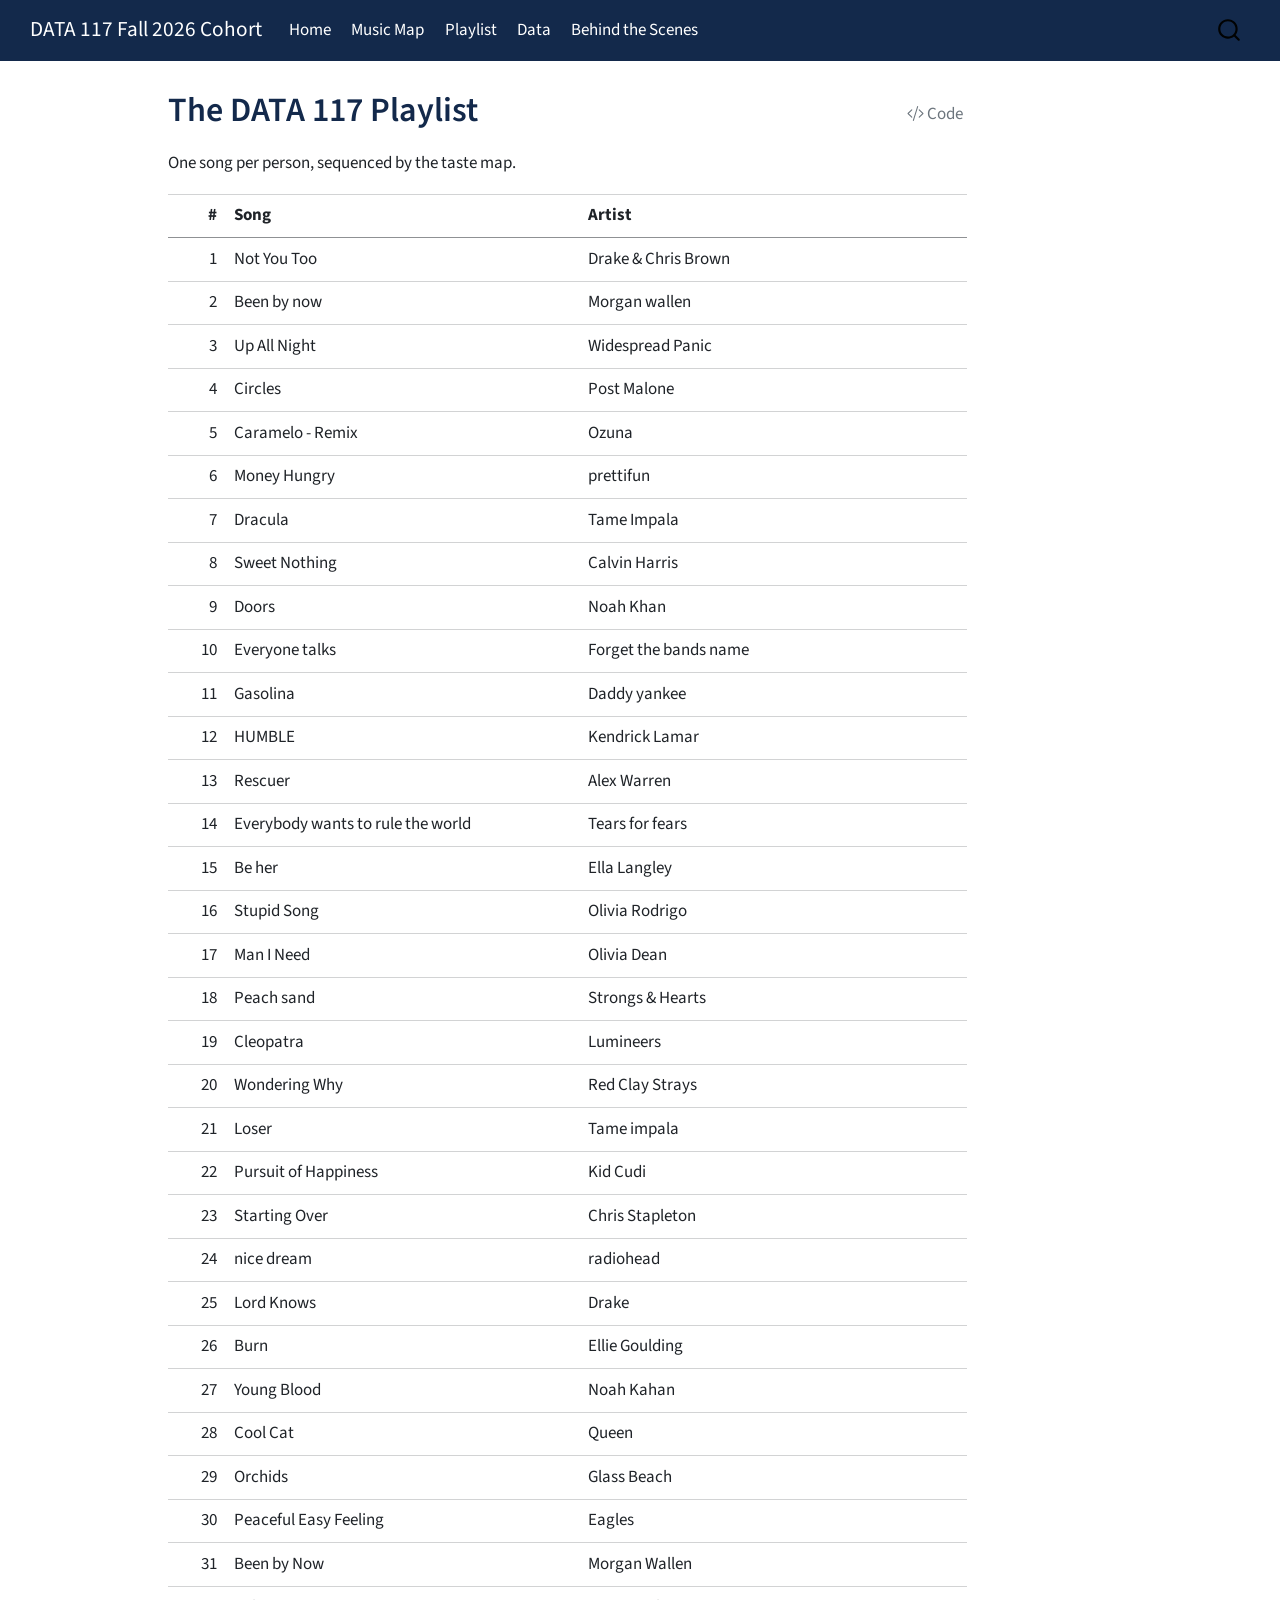
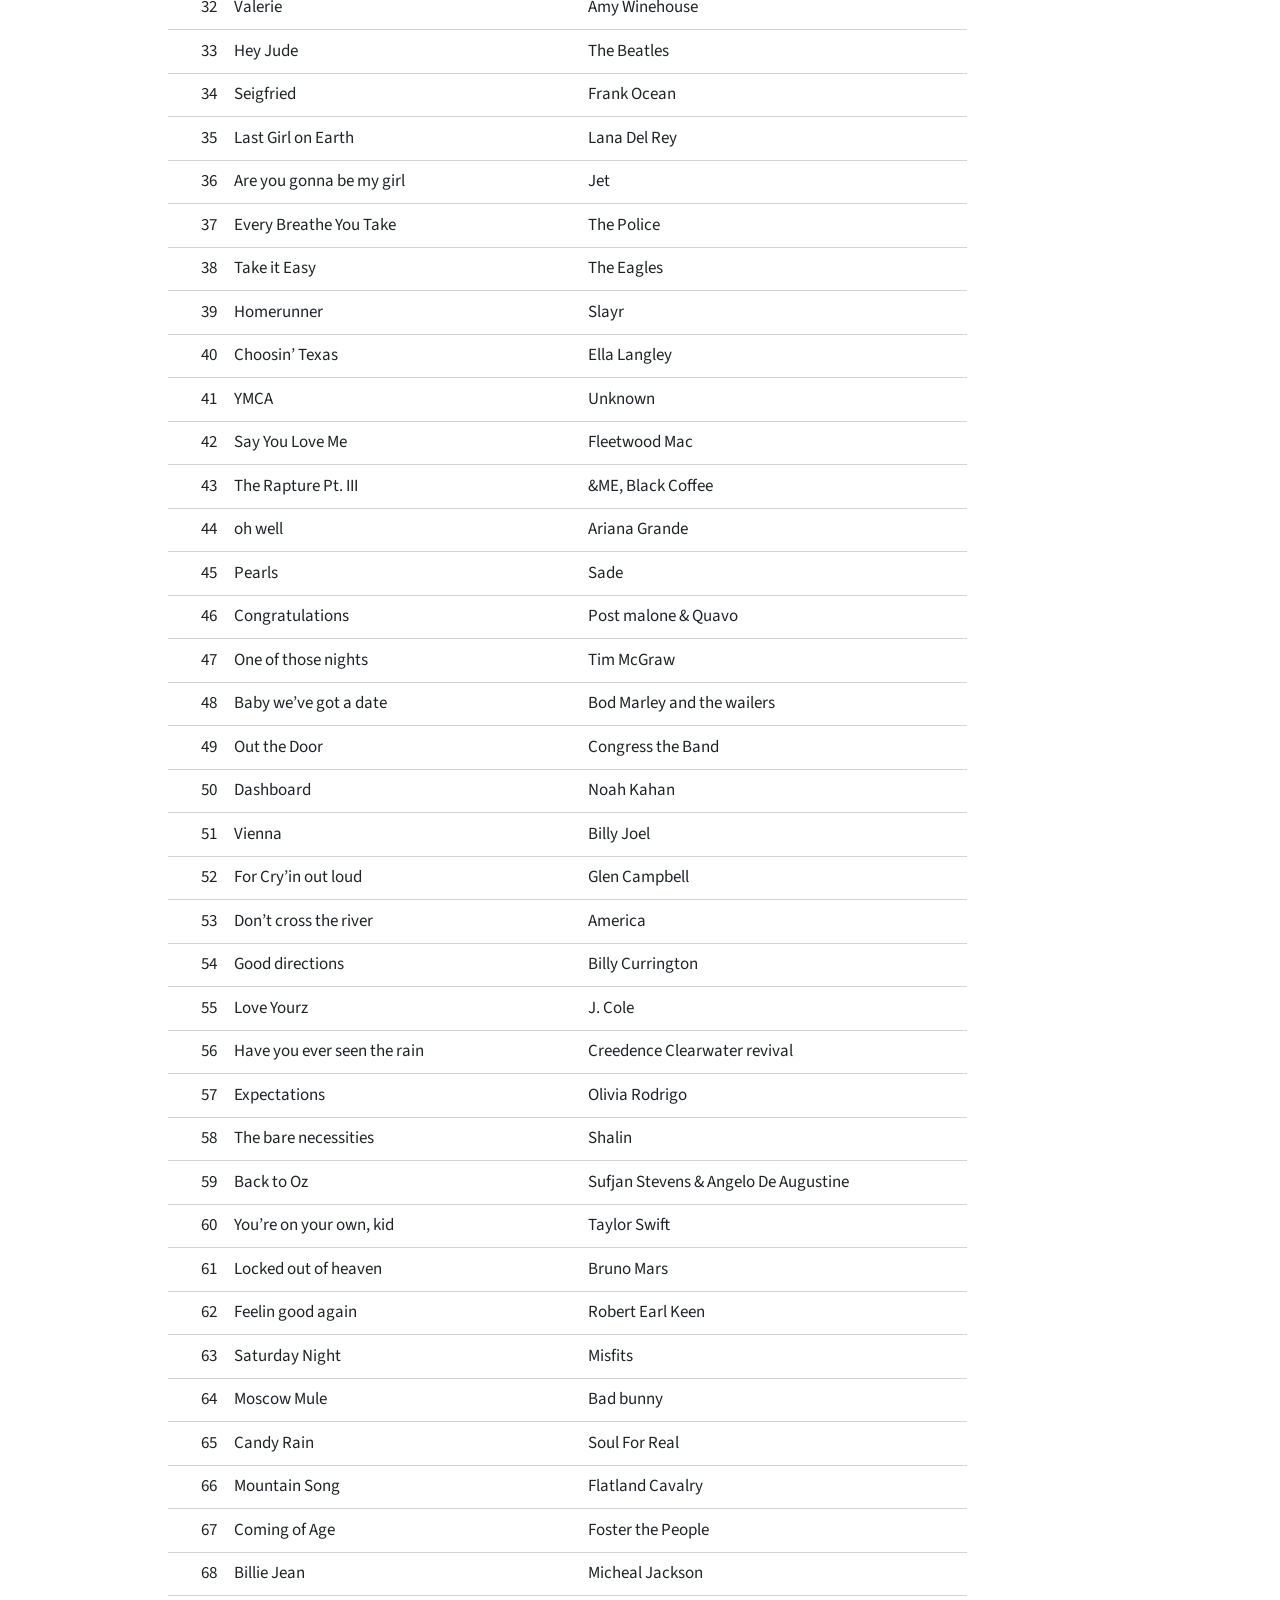
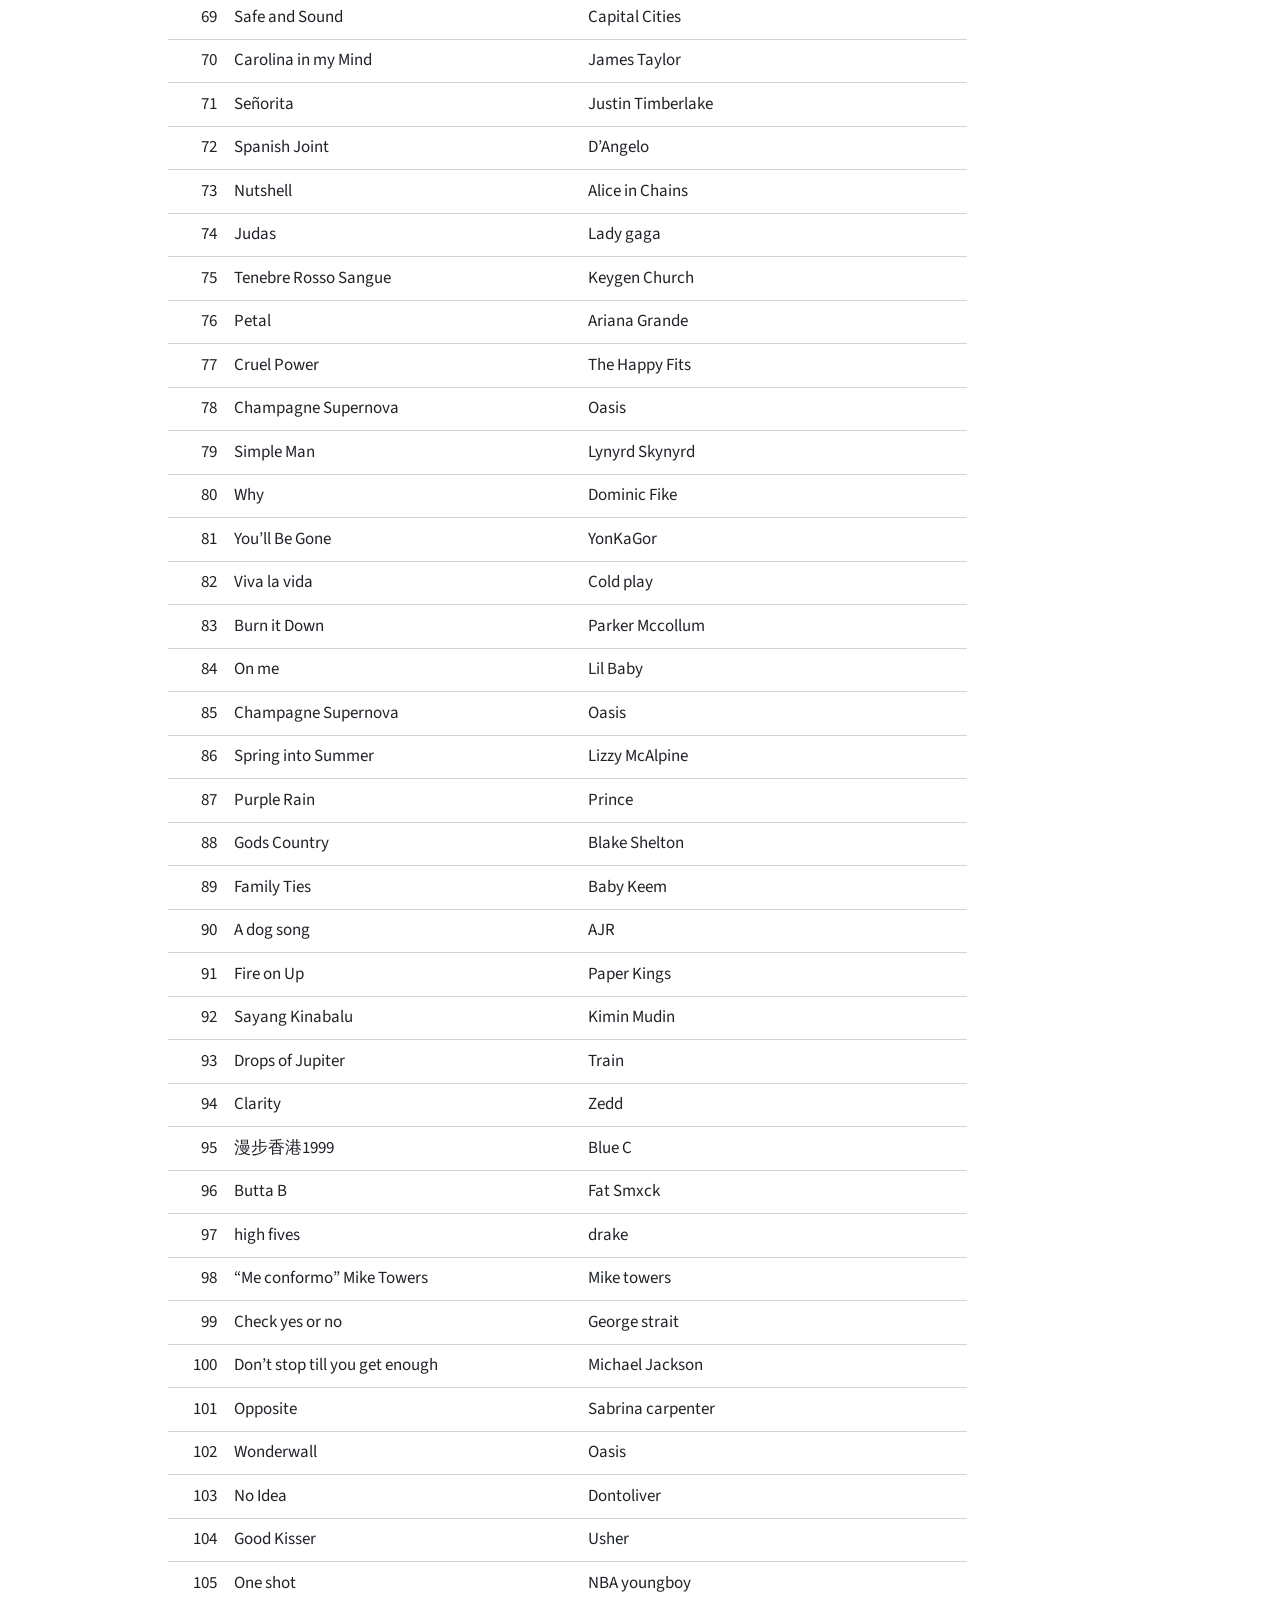
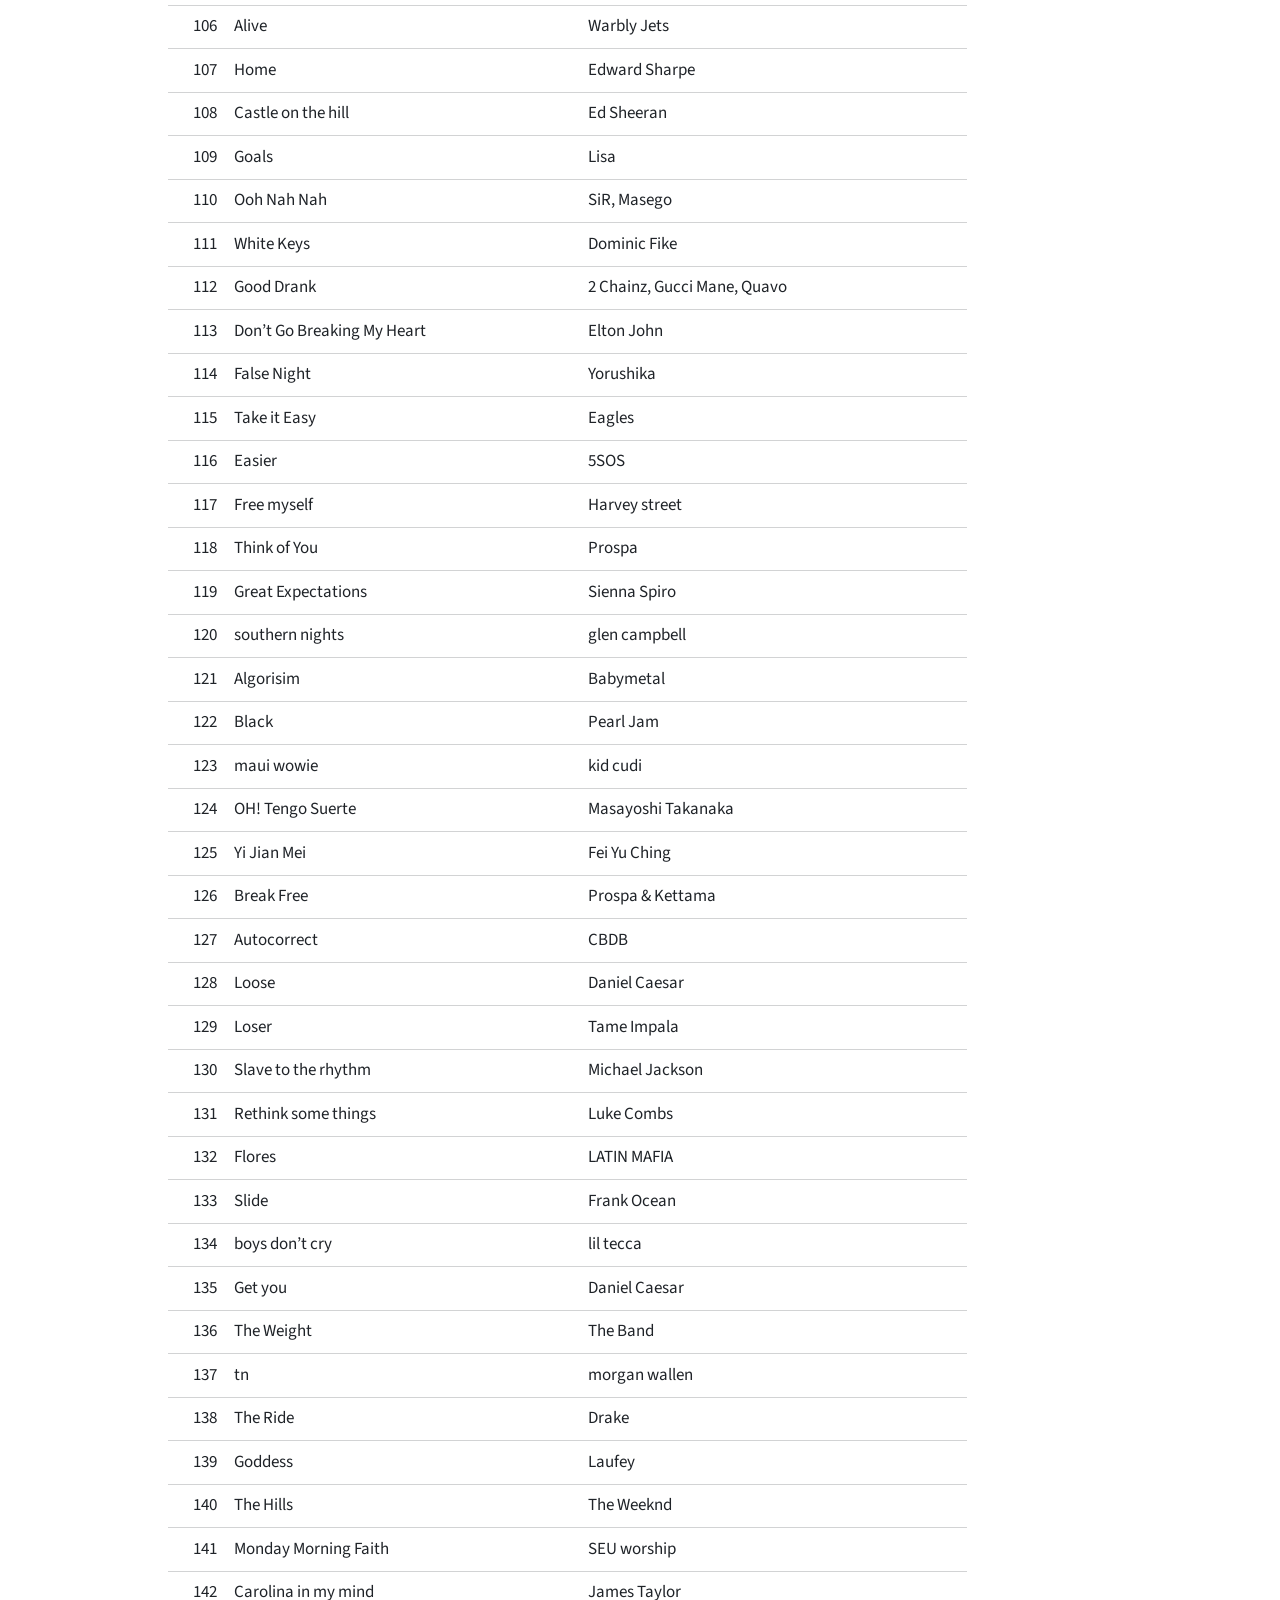
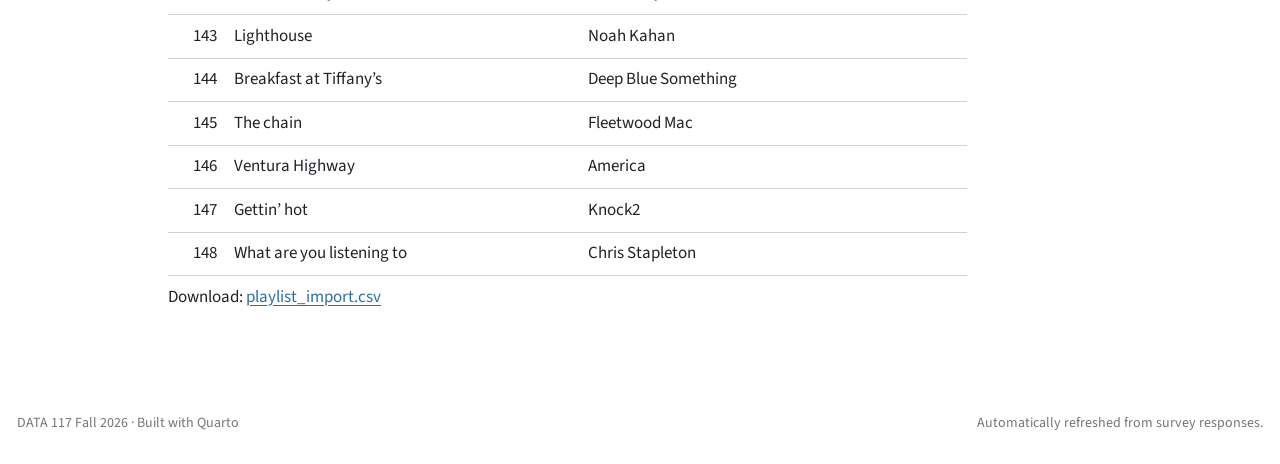
<file: docs/playlist.html>
<!DOCTYPE html>
<html xmlns="http://www.w3.org/1999/xhtml" lang="en" xml:lang="en"><head>

<meta charset="utf-8">
<meta name="generator" content="quarto-1.11.9">

<meta name="viewport" content="width=device-width, initial-scale=1.0, user-scalable=yes">


<title>The DATA 117 Playlist – DATA 117 Fall 2026 Cohort</title>
<style>
/* Default styles provided by pandoc.
** See https://pandoc.org/MANUAL.html#variables-for-html for config info.
*/
span.smallcaps{font-variant: small-caps;}
div.columns{display: flex; gap: 1.5em;}
div.column{flex: auto;}
@media screen {
div.columns{gap: min(4vw, 1.5em);}
div.column{overflow-x: auto;}
}
div.hanging-indent{margin-left: 1.5em; text-indent: -1.5em;}
ul.task-list{list-style: none;}
ul.task-list li input[type="checkbox"] {
  width: 0.8em;
  margin: 0 0.8em 0.2em -1em; /* quarto-specific, see https://github.com/quarto-dev/quarto-cli/issues/4556 */ 
  vertical-align: middle;
}
/* CSS for syntax highlighting */
html { -webkit-text-size-adjust: 100%; }
pre > code.sourceCode { white-space: pre; position: relative; }
pre > code.sourceCode > span { display: inline-block; line-height: 1.25; }
pre > code.sourceCode > span:empty { height: 1.2em; }
.sourceCode { overflow: visible; }
code.sourceCode > span { color: inherit; text-decoration: inherit; }
div.sourceCode { margin: 1em 0; }
pre.sourceCode { margin: 0; }
@media screen {
div.sourceCode { overflow: auto; }
}
@media print {
pre > code.sourceCode { white-space: pre-wrap; }
pre > code.sourceCode > span { text-indent: -5em; padding-left: 5em; }
}
pre.numberSource code
  { counter-reset: source-line 0; }
pre.numberSource code > span
  { position: relative; left: -4em; counter-increment: source-line; }
pre.numberSource code > span > a:first-child::before
  { content: counter(source-line);
    position: relative; left: -1em; text-align: right; vertical-align: baseline;
    border: none; display: inline-block;
    -webkit-touch-callout: none; -webkit-user-select: none;
    -khtml-user-select: none; -moz-user-select: none;
    -ms-user-select: none; user-select: none;
    padding: 0 4px; width: 4em;
  }
pre.numberSource { margin-left: 3em;  padding-left: 4px; }
div.sourceCode
  {   }
@media screen {
pre > code.sourceCode > span > a:first-child::before { text-decoration: underline; }
}
</style>


<script src="site_libs/quarto-nav/quarto-nav.js"></script>
<script src="site_libs/quarto-nav/headroom.min.js"></script>
<script src="site_libs/clipboard/clipboard.min.js"></script>
<script src="site_libs/quarto-search/autocomplete.umd.js"></script>
<script src="site_libs/quarto-search/fuse.min.js"></script>
<script src="site_libs/quarto-search/quarto-search.js"></script>
<meta name="quarto:offset" content="./">
<script src="site_libs/quarto-html/quarto.js" type="module"></script>
<script src="site_libs/quarto-html/tabsets/tabsets.js" type="module"></script>
<script src="site_libs/quarto-html/scrollable-regions/scrollable-regions.js" type="module"></script>
<script src="site_libs/quarto-html/popper.min.js"></script>
<script src="site_libs/quarto-html/tippy.umd.min.js"></script>
<script src="site_libs/quarto-html/anchor.min.js"></script>
<link href="site_libs/quarto-html/tippy.css" rel="stylesheet">
<link href="site_libs/quarto-html/quarto-syntax-highlighting-63b5708e65d6cd79cd7618c58d0c21e7.css" rel="stylesheet" id="quarto-text-highlighting-styles">
<script src="site_libs/bootstrap/bootstrap.min.js"></script>
<link href="site_libs/bootstrap/bootstrap-icons.css" rel="stylesheet">
<link href="site_libs/bootstrap/bootstrap-555c642b96bc0b745e0d2780d4886a36.min.css" rel="stylesheet" append-hash="true" id="quarto-bootstrap" data-mode="light">
<script id="quarto-search-options" type="application/json">{
  "location": "navbar",
  "copy-button": false,
  "collapse-after": 3,
  "panel-placement": "end",
  "type": "overlay",
  "limit": 50,
  "keyboard-shortcut": [
    "f",
    "/",
    "s"
  ],
  "show-item-context": false,
  "language": {
    "search-no-results-text": "No results",
    "search-matching-documents-text": "matching documents",
    "search-copy-link-title": "Copy link to search",
    "search-hide-matches-text": "Hide additional matches",
    "search-more-match-text": "more match in this document",
    "search-more-matches-text": "more matches in this document",
    "search-clear-button-title": "Clear",
    "search-text-placeholder": "",
    "search-detached-cancel-button-title": "Cancel",
    "search-submit-button-title": "Submit",
    "search-label": "Search"
  }
}</script>
<style>html{ scroll-behavior: smooth; }</style>


</head>

<body class="nav-fixed quarto-light"><a id="quarto-skip-link" class="visually-hidden-focusable" href="#quarto-document-content">Skip to main content</a>

<div id="quarto-search-results"></div>
  <header id="quarto-header" class="headroom fixed-top">
    <nav class="navbar navbar-expand-lg " data-bs-theme="dark" aria-label="Site">
      <div class="navbar-container container-fluid">
      <div class="navbar-brand-container mx-auto">
    <a class="navbar-brand" href="./index.html">
    <span class="navbar-title">DATA 117 Fall 2026 Cohort</span>
    </a>
  </div>
          <button class="navbar-toggler" type="button" data-bs-toggle="collapse" data-bs-target="#navbarCollapse" aria-controls="navbarCollapse" aria-expanded="false" aria-label="Toggle navigation" onclick="if (window.quartoToggleHeadroom) { window.quartoToggleHeadroom(); }">
  <span class="navbar-toggler-icon"></span>
</button>
          <div class="collapse navbar-collapse" id="navbarCollapse">
            <ul class="navbar-nav navbar-nav-scroll me-auto">
  <li class="nav-item">
    <a class="nav-link" href="./index.html"> 
<span class="menu-text">Home</span></a>
  </li>  
  <li class="nav-item">
    <a class="nav-link" href="./taste-map.html"> 
<span class="menu-text">Music Map</span></a>
  </li>  
  <li class="nav-item">
    <a class="nav-link active" href="./playlist.html" aria-current="page"> 
<span class="menu-text">Playlist</span></a>
  </li>  
  <li class="nav-item">
    <a class="nav-link" href="./data.html"> 
<span class="menu-text">Data</span></a>
  </li>  
  <li class="nav-item">
    <a class="nav-link" href="./workshop.html"> 
<span class="menu-text">Behind the Scenes</span></a>
  </li>  
</ul>
          </div> <!-- /navcollapse -->
            <div class="quarto-navbar-tools">
</div>
            <div id="quarto-search" class="" title="Search"></div>
      </div> <!-- /container-fluid -->
    </nav>
</header>
<!-- content -->
<div id="quarto-content" class="quarto-container page-columns page-rows-contents page-layout-article page-navbar">
<!-- sidebar -->
<!-- margin-sidebar -->
    <div id="quarto-margin-sidebar" class="sidebar margin-sidebar zindex-bottom">
        
    </div>
<!-- main -->
<main class="content" id="quarto-document-content" tabindex="-1">

<header id="title-block-header" class="quarto-title-block default">
<div class="quarto-title">
<div class="quarto-title-block"><div><h1 class="title">The DATA 117 Playlist</h1><button type="button" class="btn code-tools-button" id="quarto-code-tools-source"><i class="bi"></i> Code</button></div></div>
</div>



<div class="quarto-title-meta">

    
  
    
  </div>
  


</header>


<p>One song per person, sequenced by the taste map.</p>
<table class="caption-top table">
<thead>
<tr class="header">
<th style="text-align: right;">#</th>
<th>Song</th>
<th>Artist</th>
</tr>
</thead>
<tbody>
<tr class="odd">
<td style="text-align: right;">1</td>
<td>Not You Too</td>
<td>Drake &amp; Chris Brown</td>
</tr>
<tr class="even">
<td style="text-align: right;">2</td>
<td>Been by now</td>
<td>Morgan wallen</td>
</tr>
<tr class="odd">
<td style="text-align: right;">3</td>
<td>Up All Night</td>
<td>Widespread Panic</td>
</tr>
<tr class="even">
<td style="text-align: right;">4</td>
<td>Circles</td>
<td>Post Malone</td>
</tr>
<tr class="odd">
<td style="text-align: right;">5</td>
<td>Caramelo - Remix</td>
<td>Ozuna</td>
</tr>
<tr class="even">
<td style="text-align: right;">6</td>
<td>Money Hungry</td>
<td>prettifun</td>
</tr>
<tr class="odd">
<td style="text-align: right;">7</td>
<td>Dracula</td>
<td>Tame Impala</td>
</tr>
<tr class="even">
<td style="text-align: right;">8</td>
<td>Sweet Nothing</td>
<td>Calvin Harris</td>
</tr>
<tr class="odd">
<td style="text-align: right;">9</td>
<td>Doors</td>
<td>Noah Khan</td>
</tr>
<tr class="even">
<td style="text-align: right;">10</td>
<td>Everyone talks</td>
<td>Forget the bands name</td>
</tr>
<tr class="odd">
<td style="text-align: right;">11</td>
<td>Gasolina</td>
<td>Daddy yankee</td>
</tr>
<tr class="even">
<td style="text-align: right;">12</td>
<td>HUMBLE</td>
<td>Kendrick Lamar</td>
</tr>
<tr class="odd">
<td style="text-align: right;">13</td>
<td>Rescuer</td>
<td>Alex Warren</td>
</tr>
<tr class="even">
<td style="text-align: right;">14</td>
<td>Everybody wants to rule the world</td>
<td>Tears for fears</td>
</tr>
<tr class="odd">
<td style="text-align: right;">15</td>
<td>Be her</td>
<td>Ella Langley</td>
</tr>
<tr class="even">
<td style="text-align: right;">16</td>
<td>Stupid Song</td>
<td>Olivia Rodrigo</td>
</tr>
<tr class="odd">
<td style="text-align: right;">17</td>
<td>Man I Need</td>
<td>Olivia Dean</td>
</tr>
<tr class="even">
<td style="text-align: right;">18</td>
<td>Peach sand</td>
<td>Strongs &amp; Hearts</td>
</tr>
<tr class="odd">
<td style="text-align: right;">19</td>
<td>Cleopatra</td>
<td>Lumineers</td>
</tr>
<tr class="even">
<td style="text-align: right;">20</td>
<td>Wondering Why</td>
<td>Red Clay Strays</td>
</tr>
<tr class="odd">
<td style="text-align: right;">21</td>
<td>Loser</td>
<td>Tame impala</td>
</tr>
<tr class="even">
<td style="text-align: right;">22</td>
<td>Pursuit of Happiness</td>
<td>Kid Cudi</td>
</tr>
<tr class="odd">
<td style="text-align: right;">23</td>
<td>Starting Over</td>
<td>Chris Stapleton</td>
</tr>
<tr class="even">
<td style="text-align: right;">24</td>
<td>nice dream</td>
<td>radiohead</td>
</tr>
<tr class="odd">
<td style="text-align: right;">25</td>
<td>Lord Knows</td>
<td>Drake</td>
</tr>
<tr class="even">
<td style="text-align: right;">26</td>
<td>Burn</td>
<td>Ellie Goulding</td>
</tr>
<tr class="odd">
<td style="text-align: right;">27</td>
<td>Young Blood</td>
<td>Noah Kahan</td>
</tr>
<tr class="even">
<td style="text-align: right;">28</td>
<td>Cool Cat</td>
<td>Queen</td>
</tr>
<tr class="odd">
<td style="text-align: right;">29</td>
<td>Orchids</td>
<td>Glass Beach</td>
</tr>
<tr class="even">
<td style="text-align: right;">30</td>
<td>Peaceful Easy Feeling</td>
<td>Eagles</td>
</tr>
<tr class="odd">
<td style="text-align: right;">31</td>
<td>Been by Now</td>
<td>Morgan Wallen</td>
</tr>
<tr class="even">
<td style="text-align: right;">32</td>
<td>Valerie</td>
<td>Amy Winehouse</td>
</tr>
<tr class="odd">
<td style="text-align: right;">33</td>
<td>Hey Jude</td>
<td>The Beatles</td>
</tr>
<tr class="even">
<td style="text-align: right;">34</td>
<td>Seigfried</td>
<td>Frank Ocean</td>
</tr>
<tr class="odd">
<td style="text-align: right;">35</td>
<td>Last Girl on Earth</td>
<td>Lana Del Rey</td>
</tr>
<tr class="even">
<td style="text-align: right;">36</td>
<td>Are you gonna be my girl</td>
<td>Jet</td>
</tr>
<tr class="odd">
<td style="text-align: right;">37</td>
<td>Every Breathe You Take</td>
<td>The Police</td>
</tr>
<tr class="even">
<td style="text-align: right;">38</td>
<td>Take it Easy</td>
<td>The Eagles</td>
</tr>
<tr class="odd">
<td style="text-align: right;">39</td>
<td>Homerunner</td>
<td>Slayr</td>
</tr>
<tr class="even">
<td style="text-align: right;">40</td>
<td>Choosin’ Texas</td>
<td>Ella Langley</td>
</tr>
<tr class="odd">
<td style="text-align: right;">41</td>
<td>YMCA</td>
<td>Unknown</td>
</tr>
<tr class="even">
<td style="text-align: right;">42</td>
<td>Say You Love Me</td>
<td>Fleetwood Mac</td>
</tr>
<tr class="odd">
<td style="text-align: right;">43</td>
<td>The Rapture Pt. III</td>
<td>&amp;ME, Black Coffee</td>
</tr>
<tr class="even">
<td style="text-align: right;">44</td>
<td>oh well</td>
<td>Ariana Grande</td>
</tr>
<tr class="odd">
<td style="text-align: right;">45</td>
<td>Pearls</td>
<td>Sade</td>
</tr>
<tr class="even">
<td style="text-align: right;">46</td>
<td>Congratulations</td>
<td>Post malone &amp; Quavo</td>
</tr>
<tr class="odd">
<td style="text-align: right;">47</td>
<td>One of those nights</td>
<td>Tim McGraw</td>
</tr>
<tr class="even">
<td style="text-align: right;">48</td>
<td>Baby we’ve got a date</td>
<td>Bod Marley and the wailers</td>
</tr>
<tr class="odd">
<td style="text-align: right;">49</td>
<td>Out the Door</td>
<td>Congress the Band</td>
</tr>
<tr class="even">
<td style="text-align: right;">50</td>
<td>Dashboard</td>
<td>Noah Kahan</td>
</tr>
<tr class="odd">
<td style="text-align: right;">51</td>
<td>Vienna</td>
<td>Billy Joel</td>
</tr>
<tr class="even">
<td style="text-align: right;">52</td>
<td>For Cry’in out loud</td>
<td>Glen Campbell</td>
</tr>
<tr class="odd">
<td style="text-align: right;">53</td>
<td>Don’t cross the river</td>
<td>America</td>
</tr>
<tr class="even">
<td style="text-align: right;">54</td>
<td>Good directions</td>
<td>Billy Currington</td>
</tr>
<tr class="odd">
<td style="text-align: right;">55</td>
<td>Love Yourz</td>
<td>J. Cole</td>
</tr>
<tr class="even">
<td style="text-align: right;">56</td>
<td>Have you ever seen the rain</td>
<td>Creedence Clearwater revival</td>
</tr>
<tr class="odd">
<td style="text-align: right;">57</td>
<td>Expectations</td>
<td>Olivia Rodrigo</td>
</tr>
<tr class="even">
<td style="text-align: right;">58</td>
<td>The bare necessities</td>
<td>Shalin</td>
</tr>
<tr class="odd">
<td style="text-align: right;">59</td>
<td>Back to Oz</td>
<td>Sufjan Stevens &amp; Angelo De Augustine</td>
</tr>
<tr class="even">
<td style="text-align: right;">60</td>
<td>You’re on your own, kid</td>
<td>Taylor Swift</td>
</tr>
<tr class="odd">
<td style="text-align: right;">61</td>
<td>Locked out of heaven</td>
<td>Bruno Mars</td>
</tr>
<tr class="even">
<td style="text-align: right;">62</td>
<td>Feelin good again</td>
<td>Robert Earl Keen</td>
</tr>
<tr class="odd">
<td style="text-align: right;">63</td>
<td>Saturday Night</td>
<td>Misfits</td>
</tr>
<tr class="even">
<td style="text-align: right;">64</td>
<td>Moscow Mule</td>
<td>Bad bunny</td>
</tr>
<tr class="odd">
<td style="text-align: right;">65</td>
<td>Candy Rain</td>
<td>Soul For Real</td>
</tr>
<tr class="even">
<td style="text-align: right;">66</td>
<td>Mountain Song</td>
<td>Flatland Cavalry</td>
</tr>
<tr class="odd">
<td style="text-align: right;">67</td>
<td>Coming of Age</td>
<td>Foster the People</td>
</tr>
<tr class="even">
<td style="text-align: right;">68</td>
<td>Billie Jean</td>
<td>Micheal Jackson</td>
</tr>
<tr class="odd">
<td style="text-align: right;">69</td>
<td>Safe and Sound</td>
<td>Capital Cities</td>
</tr>
<tr class="even">
<td style="text-align: right;">70</td>
<td>Carolina in my Mind</td>
<td>James Taylor</td>
</tr>
<tr class="odd">
<td style="text-align: right;">71</td>
<td>Señorita</td>
<td>Justin Timberlake</td>
</tr>
<tr class="even">
<td style="text-align: right;">72</td>
<td>Spanish Joint</td>
<td>D’Angelo</td>
</tr>
<tr class="odd">
<td style="text-align: right;">73</td>
<td>Nutshell</td>
<td>Alice in Chains</td>
</tr>
<tr class="even">
<td style="text-align: right;">74</td>
<td>Judas</td>
<td>Lady gaga</td>
</tr>
<tr class="odd">
<td style="text-align: right;">75</td>
<td>Tenebre Rosso Sangue</td>
<td>Keygen Church</td>
</tr>
<tr class="even">
<td style="text-align: right;">76</td>
<td>Petal</td>
<td>Ariana Grande</td>
</tr>
<tr class="odd">
<td style="text-align: right;">77</td>
<td>Cruel Power</td>
<td>The Happy Fits</td>
</tr>
<tr class="even">
<td style="text-align: right;">78</td>
<td>Champagne Supernova</td>
<td>Oasis</td>
</tr>
<tr class="odd">
<td style="text-align: right;">79</td>
<td>Simple Man</td>
<td>Lynyrd Skynyrd</td>
</tr>
<tr class="even">
<td style="text-align: right;">80</td>
<td>Why</td>
<td>Dominic Fike</td>
</tr>
<tr class="odd">
<td style="text-align: right;">81</td>
<td>You’ll Be Gone</td>
<td>YonKaGor</td>
</tr>
<tr class="even">
<td style="text-align: right;">82</td>
<td>Viva la vida</td>
<td>Cold play</td>
</tr>
<tr class="odd">
<td style="text-align: right;">83</td>
<td>Burn it Down</td>
<td>Parker Mccollum</td>
</tr>
<tr class="even">
<td style="text-align: right;">84</td>
<td>On me</td>
<td>Lil Baby</td>
</tr>
<tr class="odd">
<td style="text-align: right;">85</td>
<td>Champagne Supernova</td>
<td>Oasis</td>
</tr>
<tr class="even">
<td style="text-align: right;">86</td>
<td>Spring into Summer</td>
<td>Lizzy McAlpine</td>
</tr>
<tr class="odd">
<td style="text-align: right;">87</td>
<td>Purple Rain</td>
<td>Prince</td>
</tr>
<tr class="even">
<td style="text-align: right;">88</td>
<td>Gods Country</td>
<td>Blake Shelton</td>
</tr>
<tr class="odd">
<td style="text-align: right;">89</td>
<td>Family Ties</td>
<td>Baby Keem</td>
</tr>
<tr class="even">
<td style="text-align: right;">90</td>
<td>A dog song</td>
<td>AJR</td>
</tr>
<tr class="odd">
<td style="text-align: right;">91</td>
<td>Fire on Up</td>
<td>Paper Kings</td>
</tr>
<tr class="even">
<td style="text-align: right;">92</td>
<td>Sayang Kinabalu</td>
<td>Kimin Mudin</td>
</tr>
<tr class="odd">
<td style="text-align: right;">93</td>
<td>Drops of Jupiter</td>
<td>Train</td>
</tr>
<tr class="even">
<td style="text-align: right;">94</td>
<td>Clarity</td>
<td>Zedd</td>
</tr>
<tr class="odd">
<td style="text-align: right;">95</td>
<td>漫步香港1999</td>
<td>Blue C</td>
</tr>
<tr class="even">
<td style="text-align: right;">96</td>
<td>Butta B</td>
<td>Fat Smxck</td>
</tr>
<tr class="odd">
<td style="text-align: right;">97</td>
<td>high fives</td>
<td>drake</td>
</tr>
<tr class="even">
<td style="text-align: right;">98</td>
<td>“Me conformo” Mike Towers</td>
<td>Mike towers</td>
</tr>
<tr class="odd">
<td style="text-align: right;">99</td>
<td>Check yes or no</td>
<td>George strait</td>
</tr>
<tr class="even">
<td style="text-align: right;">100</td>
<td>Don’t stop till you get enough</td>
<td>Michael Jackson</td>
</tr>
<tr class="odd">
<td style="text-align: right;">101</td>
<td>Opposite</td>
<td>Sabrina carpenter</td>
</tr>
<tr class="even">
<td style="text-align: right;">102</td>
<td>Wonderwall</td>
<td>Oasis</td>
</tr>
<tr class="odd">
<td style="text-align: right;">103</td>
<td>No Idea</td>
<td>Dontoliver</td>
</tr>
<tr class="even">
<td style="text-align: right;">104</td>
<td>Good Kisser</td>
<td>Usher</td>
</tr>
<tr class="odd">
<td style="text-align: right;">105</td>
<td>One shot</td>
<td>NBA youngboy</td>
</tr>
<tr class="even">
<td style="text-align: right;">106</td>
<td>Alive</td>
<td>Warbly Jets</td>
</tr>
<tr class="odd">
<td style="text-align: right;">107</td>
<td>Home</td>
<td>Edward Sharpe</td>
</tr>
<tr class="even">
<td style="text-align: right;">108</td>
<td>Castle on the hill</td>
<td>Ed Sheeran</td>
</tr>
<tr class="odd">
<td style="text-align: right;">109</td>
<td>Goals</td>
<td>Lisa</td>
</tr>
<tr class="even">
<td style="text-align: right;">110</td>
<td>Ooh Nah Nah</td>
<td>SiR, Masego</td>
</tr>
<tr class="odd">
<td style="text-align: right;">111</td>
<td>White Keys</td>
<td>Dominic Fike</td>
</tr>
<tr class="even">
<td style="text-align: right;">112</td>
<td>Good Drank</td>
<td>2 Chainz, Gucci Mane, Quavo</td>
</tr>
<tr class="odd">
<td style="text-align: right;">113</td>
<td>Don’t Go Breaking My Heart</td>
<td>Elton John</td>
</tr>
<tr class="even">
<td style="text-align: right;">114</td>
<td>False Night</td>
<td>Yorushika</td>
</tr>
<tr class="odd">
<td style="text-align: right;">115</td>
<td>Take it Easy</td>
<td>Eagles</td>
</tr>
<tr class="even">
<td style="text-align: right;">116</td>
<td>Easier</td>
<td>5SOS</td>
</tr>
<tr class="odd">
<td style="text-align: right;">117</td>
<td>Free myself</td>
<td>Harvey street</td>
</tr>
<tr class="even">
<td style="text-align: right;">118</td>
<td>Think of You</td>
<td>Prospa</td>
</tr>
<tr class="odd">
<td style="text-align: right;">119</td>
<td>Great Expectations</td>
<td>Sienna Spiro</td>
</tr>
<tr class="even">
<td style="text-align: right;">120</td>
<td>southern nights</td>
<td>glen campbell</td>
</tr>
<tr class="odd">
<td style="text-align: right;">121</td>
<td>Algorisim</td>
<td>Babymetal</td>
</tr>
<tr class="even">
<td style="text-align: right;">122</td>
<td>Black</td>
<td>Pearl Jam</td>
</tr>
<tr class="odd">
<td style="text-align: right;">123</td>
<td>maui wowie</td>
<td>kid cudi</td>
</tr>
<tr class="even">
<td style="text-align: right;">124</td>
<td>OH! Tengo Suerte</td>
<td>Masayoshi Takanaka</td>
</tr>
<tr class="odd">
<td style="text-align: right;">125</td>
<td>Yi Jian Mei</td>
<td>Fei Yu Ching</td>
</tr>
<tr class="even">
<td style="text-align: right;">126</td>
<td>Break Free</td>
<td>Prospa &amp; Kettama</td>
</tr>
<tr class="odd">
<td style="text-align: right;">127</td>
<td>Autocorrect</td>
<td>CBDB</td>
</tr>
<tr class="even">
<td style="text-align: right;">128</td>
<td>Loose</td>
<td>Daniel Caesar</td>
</tr>
<tr class="odd">
<td style="text-align: right;">129</td>
<td>Loser</td>
<td>Tame Impala</td>
</tr>
<tr class="even">
<td style="text-align: right;">130</td>
<td>Slave to the rhythm</td>
<td>Michael Jackson</td>
</tr>
<tr class="odd">
<td style="text-align: right;">131</td>
<td>Rethink some things</td>
<td>Luke Combs</td>
</tr>
<tr class="even">
<td style="text-align: right;">132</td>
<td>Flores</td>
<td>LATIN MAFIA</td>
</tr>
<tr class="odd">
<td style="text-align: right;">133</td>
<td>Slide</td>
<td>Frank Ocean</td>
</tr>
<tr class="even">
<td style="text-align: right;">134</td>
<td>boys don’t cry</td>
<td>lil tecca</td>
</tr>
<tr class="odd">
<td style="text-align: right;">135</td>
<td>Get you</td>
<td>Daniel Caesar</td>
</tr>
<tr class="even">
<td style="text-align: right;">136</td>
<td>The Weight</td>
<td>The Band</td>
</tr>
<tr class="odd">
<td style="text-align: right;">137</td>
<td>tn</td>
<td>morgan wallen</td>
</tr>
<tr class="even">
<td style="text-align: right;">138</td>
<td>The Ride</td>
<td>Drake</td>
</tr>
<tr class="odd">
<td style="text-align: right;">139</td>
<td>Goddess</td>
<td>Laufey</td>
</tr>
<tr class="even">
<td style="text-align: right;">140</td>
<td>The Hills</td>
<td>The Weeknd</td>
</tr>
<tr class="odd">
<td style="text-align: right;">141</td>
<td>Monday Morning Faith</td>
<td>SEU worship</td>
</tr>
<tr class="even">
<td style="text-align: right;">142</td>
<td>Carolina in my mind</td>
<td>James Taylor</td>
</tr>
<tr class="odd">
<td style="text-align: right;">143</td>
<td>Lighthouse</td>
<td>Noah Kahan</td>
</tr>
<tr class="even">
<td style="text-align: right;">144</td>
<td>Breakfast at Tiffany’s</td>
<td>Deep Blue Something</td>
</tr>
<tr class="odd">
<td style="text-align: right;">145</td>
<td>The chain</td>
<td>Fleetwood Mac</td>
</tr>
<tr class="even">
<td style="text-align: right;">146</td>
<td>Ventura Highway</td>
<td>America</td>
</tr>
<tr class="odd">
<td style="text-align: right;">147</td>
<td>Gettin’ hot</td>
<td>Knock2</td>
</tr>
<tr class="even">
<td style="text-align: right;">148</td>
<td>What are you listening to</td>
<td>Chris Stapleton</td>
</tr>
</tbody>
</table>
<p>Download: <a href="docs_data/playlist_import.csv">playlist_import.csv</a></p>


<!-- -->


</main> <!-- /main -->
<script id="quarto-html-after-body" type="application/javascript">
  window.document.addEventListener("DOMContentLoaded", function (event) {
    const icon = "";
    const anchorJS = new window.AnchorJS();
    anchorJS.options = {
      placement: 'right',
      icon: icon
    };
    anchorJS.add('.anchored');
    const isCodeAnnotation = (el) => {
      for (const clz of el.classList) {
        if (clz.startsWith('code-annotation-')) {                     
          return true;
        }
      }
      return false;
    }
    const onCopySuccess = function(e) {
      // button target
      const button = e.trigger;
      // don't keep focus
      button.blur();
      // flash "checked"
      button.classList.add('code-copy-button-checked');
      var currentTitle = button.getAttribute("title");
      button.setAttribute("title", "Copied!");
      let tooltip;
      if (window.bootstrap) {
        button.setAttribute("data-bs-toggle", "tooltip");
        button.setAttribute("data-bs-placement", "left");
        button.setAttribute("data-bs-title", "Copied!");
        tooltip = new bootstrap.Tooltip(button, 
          { trigger: "manual", 
            customClass: "code-copy-button-tooltip",
            offset: [0, -8]});
        tooltip.show();    
      }
      setTimeout(function() {
        if (tooltip) {
          tooltip.hide();
          button.removeAttribute("data-bs-title");
          button.removeAttribute("data-bs-toggle");
          button.removeAttribute("data-bs-placement");
        }
        button.setAttribute("title", currentTitle);
        button.classList.remove('code-copy-button-checked');
      }, 1000);
      // clear code selection
      e.clearSelection();
    }
    const getTextToCopy = function(trigger) {
      const outerScaffold = trigger.parentElement.cloneNode(true);
      const codeEl = outerScaffold.querySelector('code');
      for (const childEl of codeEl.children) {
        if (isCodeAnnotation(childEl)) {
          childEl.remove();
        }
      }
      return codeEl.innerText;
    }
    const clipboard = new window.ClipboardJS('.code-copy-button:not([data-in-quarto-modal])', {
      text: getTextToCopy
    });
    clipboard.on('success', onCopySuccess);
    if (window.document.getElementById('quarto-embedded-source-code-modal')) {
      const clipboardModal = new window.ClipboardJS('.code-copy-button[data-in-quarto-modal]', {
        text: getTextToCopy,
        container: window.document.getElementById('quarto-embedded-source-code-modal')
      });
      clipboardModal.on('success', onCopySuccess);
    }
    const viewSource = window.document.getElementById('quarto-view-source') ||
                       window.document.getElementById('quarto-code-tools-source');
    if (viewSource) {
      const sourceUrl = viewSource.getAttribute("data-quarto-source-url");
      viewSource.addEventListener("click", function(e) {
        if (sourceUrl) {
          // rstudio viewer pane
          if (/\bcapabilities=\b/.test(window.location)) {
            window.open(sourceUrl);
          } else {
            window.location.href = sourceUrl;
          }
        } else {
          const modal = new bootstrap.Modal(document.getElementById('quarto-embedded-source-code-modal'));
          modal.show();
        }
        return false;
      });
    }
    function toggleCodeHandler(show) {
      return function(e) {
        const cellDetails = window.document.querySelectorAll(".cell details.code-fold");
        for (let i=0; i<cellDetails.length; i++) {
          const details = cellDetails[i];
          if (show) {
            details.open = true;
          } else {
            details.removeAttribute("open");
          }
        }
        const cellCodeDivs = window.document.querySelectorAll(".cell div.sourceCode.cell-code");
        const fromCls = show ? "hidden" : "unhidden";
        const toCls = show ? "unhidden" : "hidden";
        for (let i=0; i<cellCodeDivs.length; i++) {
          const codeDiv = cellCodeDivs[i];
          if (codeDiv.classList.contains(fromCls)) {
            codeDiv.classList.remove(fromCls);
            codeDiv.classList.add(toCls);
          } 
        }
        return false;
      }
    }
    const hideAllCode = window.document.getElementById("quarto-hide-all-code");
    if (hideAllCode) {
      hideAllCode.addEventListener("click", toggleCodeHandler(false));
    }
    const showAllCode = window.document.getElementById("quarto-show-all-code");
    if (showAllCode) {
      showAllCode.addEventListener("click", toggleCodeHandler(true));
    }
      var localhostRegex = new RegExp(/^(?:http|https):\/\/localhost\:?[0-9]*\//);
      var mailtoRegex = new RegExp(/^mailto:/);
        var filterRegex = new RegExp("https:\/\/USERNAME\.github\.io\/AI-117\/");
      const newWindowLabel = "(opens in a new tab)";
      const newWindowNoteId = "quarto-ext-newwindow-label";
      // Links reference one hidden label through aria-describedby, so the
      // announcement never changes their accessible name.
      var describeNewWindow = (link) => {
        if (!window.document.getElementById(newWindowNoteId)) {
          var newWindowNote = window.document.createElement("span");
          newWindowNote.id = newWindowNoteId;
          newWindowNote.hidden = true;
          newWindowNote.textContent = newWindowLabel;
          window.document.body.appendChild(newWindowNote);
        }
        var describedBy = (link.getAttribute("aria-describedby") || "").split(/\s+/).filter(Boolean);
        if (!describedBy.includes(newWindowNoteId)) {
          describedBy.push(newWindowNoteId);
          link.setAttribute("aria-describedby", describedBy.join(" "));
        }
      }
      var isInternal = (href) => {
          return filterRegex.test(href) || localhostRegex.test(href) || mailtoRegex.test(href);
      }
      // Inspect non-navigation links and adorn them if external
      window.quartoDecorateExternalLinks = function (root) {
     var links = (root || window.document).querySelectorAll('a[href]:not(.nav-link):not(.navbar-brand):not(.toc-action):not(.sidebar-link):not(.sidebar-item-toggle):not(.pagination-link):not(.no-external):not([aria-hidden]):not(.dropdown-item):not(.quarto-navigation-tool):not(.about-link)');
      for (var i=0; i<links.length; i++) {
        const link = links[i];
        if (!isInternal(link.href)) {
          // undo the damage that might have been done by quarto-nav.js in the case of
          // links that we want to consider external
          if (link.dataset.originalHref !== undefined) {
            link.href = link.dataset.originalHref;
          }
            // target, if specified
            link.setAttribute("target", "_blank");
            if (link.getAttribute("rel") === null) {
              link.setAttribute("rel", "noopener");
            }
            describeNewWindow(link);
          if (!link.classList.contains('no-external-icon')) {
          }
        }
      }
      };
      window.quartoDecorateExternalLinks(window.document);
    // Esc closes the popup (WCAG 1.4.13) and focus leaving both trigger and
    // popup closes it (WCAG 2.4.11); tippy handles neither for interactive popups.
    const hideOnEscAndFocusOut = {
      name: 'hideOnEscAndFocusOut',
      defaultValue: true,
      fn(instance) {
        const dismiss = () => {
          // A show scheduled by the trigger delay would otherwise reopen it
          instance.clearDelayTimeouts();
          instance.hide();
        };
        const onKeyDown = (event) => {
          if (event.key !== 'Escape') {
            return;
          }
          // Keep Esc from also reaching page handlers (e.g. reveal.js overview),
          // except an open reveal.js slide menu, which Esc should close too.
          // The menu handles keys only when its keyboard option is on.
          const menuHandlesEsc = window.Reveal?.getPlugin?.('menu')?.isOpen() &&
            window.Reveal.getConfig().menu?.keyboard !== false;
          if (!menuHandlesEsc) {
            event.stopPropagation();
          }
          if (instance.popper.contains(window.document.activeElement)) {
            // Disabled while refocusing so the focus trigger does not reopen it
            instance.disable();
            instance.reference.focus();
            instance.enable();
          }
          dismiss();
        };
        const onFocusOut = (event) => {
          const target = event.relatedTarget;
          if (target && !instance.reference.contains(target) &&
              !instance.popper.contains(target)) {
            dismiss();
          }
        };
        // On the trigger too: a click trigger (code-annotations: select) has no
        // blur handling. Attached for the instance's lifetime so leaving the
        // trigger also cancels a show still pending on the trigger delay.
        instance.reference.addEventListener('focusout', onFocusOut);
        return {
          onShow() {
            window.document.addEventListener('keydown', onKeyDown, true);
            instance.popper.addEventListener('focusout', onFocusOut);
          },
          onHide() {
            window.document.removeEventListener('keydown', onKeyDown, true);
            instance.popper.removeEventListener('focusout', onFocusOut);
          },
          onDestroy() {
            instance.reference.removeEventListener('focusout', onFocusOut);
          },
        };
      },
    };
    function tippyHover(el, contentFn, onTriggerFn, onUntriggerFn) {
      const config = {
        allowHTML: true,
        maxWidth: 500,
        delay: 100,
        arrow: false,
        appendTo: function(el) {
            return el.parentElement;
        },
        interactive: true,
        interactiveBorder: 10,
        theme: 'quarto',
        placement: 'bottom-start',
        plugins: [hideOnEscAndFocusOut],
      };
      if (contentFn) {
        config.content = contentFn;
      }
      if (onTriggerFn) {
        config.onTrigger = onTriggerFn;
      }
      if (onUntriggerFn) {
        config.onUntrigger = onUntriggerFn;
      }
      window.tippy(el, config); 
    }
    const noterefs = window.document.querySelectorAll('a[role="doc-noteref"]');
    for (var i=0; i<noterefs.length; i++) {
      const ref = noterefs[i];
      tippyHover(ref, function() {
        // use id or data attribute instead here
        let href = ref.getAttribute('data-footnote-href') || ref.getAttribute('href');
        try { href = new URL(href).hash; } catch {}
        const id = href.replace(/^#\/?/, "");
        const note = window.document.getElementById(id);
        if (note) {
          return note.innerHTML;
        } else {
          return "";
        }
      });
    }
    const xrefs = window.document.querySelectorAll('a.quarto-xref');
    const processXRef = (id, note) => {
      // Strip column container classes
      const stripColumnClz = (el) => {
        el.classList.remove("page-full", "page-columns");
        if (el.children) {
          for (const child of el.children) {
            stripColumnClz(child);
          }
        }
      }
      stripColumnClz(note)
      if (id === null || id.startsWith('sec-')) {
        // Special case sections, only their first couple elements
        const container = document.createElement("div");
        if (note.children && note.children.length > 2) {
          container.appendChild(note.children[0].cloneNode(true));
          for (let i = 1; i < note.children.length; i++) {
            const child = note.children[i];
            if (child.tagName === "P" && child.innerText === "") {
              continue;
            } else {
              container.appendChild(child.cloneNode(true));
              break;
            }
          }
          if (window.Quarto?.typesetMath) {
            window.Quarto.typesetMath(container);
          }
          return container.innerHTML
        } else {
          if (window.Quarto?.typesetMath) {
            window.Quarto.typesetMath(note);
          }
          return note.innerHTML;
        }
      } else {
        // Remove any anchor links if they are present
        const anchorLink = note.querySelector('a.anchorjs-link');
        if (anchorLink) {
          anchorLink.remove();
        }
        if (window.Quarto?.typesetMath) {
          window.Quarto.typesetMath(note);
        }
        if (note.classList.contains("callout")) {
          return note.outerHTML;
        } else {
          return note.innerHTML;
        }
      }
    }
    for (var i=0; i<xrefs.length; i++) {
      const xref = xrefs[i];
      tippyHover(xref, undefined, function(instance) {
        instance.disable();
        let url = xref.getAttribute('href');
        let hash = undefined; 
        if (url.startsWith('#')) {
          hash = url;
        } else {
          try { hash = new URL(url).hash; } catch {}
        }
        if (hash) {
          const id = hash.replace(/^#\/?/, "");
          const note = window.document.getElementById(id);
          if (note !== null) {
            try {
              const html = processXRef(id, note.cloneNode(true));
              instance.setContent(html);
            } finally {
              instance.enable();
              instance.show();
            }
          } else {
            // See if we can fetch this
            fetch(url.split('#')[0])
            .then(res => res.text())
            .then(html => {
              const parser = new DOMParser();
              const htmlDoc = parser.parseFromString(html, "text/html");
              const note = htmlDoc.getElementById(id);
              if (note !== null) {
                const html = processXRef(id, note);
                instance.setContent(html);
              } 
            }).finally(() => {
              instance.enable();
              instance.show();
            });
          }
        } else {
          // See if we can fetch a full url (with no hash to target)
          // This is a special case and we should probably do some content thinning / targeting
          fetch(url)
          .then(res => res.text())
          .then(html => {
            const parser = new DOMParser();
            const htmlDoc = parser.parseFromString(html, "text/html");
            const note = htmlDoc.querySelector('main.content');
            if (note !== null) {
              // This should only happen for chapter cross references
              // (since there is no id in the URL)
              // remove the first header
              if (note.children.length > 0 && note.children[0].tagName === "HEADER") {
                note.children[0].remove();
              }
              const html = processXRef(null, note);
              instance.setContent(html);
            } 
          }).finally(() => {
            instance.enable();
            instance.show();
          });
        }
      }, function(instance) {
      });
    }
        let selectedAnnoteEl;
        const selectorForAnnotation = ( cell, annotation) => {
          let cellAttr = 'data-code-cell="' + cell + '"';
          let lineAttr = 'data-code-annotation="' +  annotation + '"';
          const selector = 'span[' + cellAttr + '][' + lineAttr + ']';
          return selector;
        }
        const selectCodeLines = (annoteEl) => {
          const doc = window.document;
          const targetCell = annoteEl.getAttribute("data-target-cell");
          const targetAnnotation = annoteEl.getAttribute("data-target-annotation");
          const annoteSpan = window.document.querySelector(selectorForAnnotation(targetCell, targetAnnotation));
          const lines = annoteSpan.getAttribute("data-code-lines").split(",");
          const lineIds = lines.map((line) => {
            return targetCell + "-" + line;
          })
          // Each band is positioned against its own containing block, which is
          // not the offsetParent of the lines, so place it from client rects.
          const placeBand = (band, firstEl, lastEl, codeBlock) => {
            const container = band.offsetParent;
            if (container === null) {
              return;
            }
            const containerRect = container.getBoundingClientRect();
            // Reveal.js scales slides with a transform, so convert client
            // pixels back to the CSS pixels of the container.
            const scale = containerRect.height / container.offsetHeight || 1;
            const firstRect = firstEl.getBoundingClientRect();
            const lastRect = lastEl.getBoundingClientRect();
            const top = (firstRect.top - containerRect.top) / scale - container.clientTop + container.scrollTop;
            const height = (lastRect.bottom - firstRect.top) / scale;
            band.style.top = top - 2 + "px";
            band.style.height = height + 4 + "px";
            if (codeBlock) {
              // Without the copy button wrapper, the containing block is wider
              // than the code block, so span the code block explicitly.
              const blockRect = codeBlock.getBoundingClientRect();
              band.style.left = (blockRect.left - containerRect.left) / scale - container.clientLeft + container.scrollLeft + "px";
              band.style.width = blockRect.width / scale + "px";
            }
          };
          if (lineIds.length > 0) {
            const el = window.document.getElementById(lineIds[0]);
            const lastEl = window.document.getElementById(lineIds[lineIds.length - 1]);
            const parent = el.parentElement.parentElement;
            // cook up a div (if necessary) and position it
            let div = window.document.getElementById("code-annotation-line-highlight");
            if (div === null) {
              div = window.document.createElement("div");
              div.setAttribute("id", "code-annotation-line-highlight");
              div.style.position = 'absolute';
              parent.appendChild(div);
            }
            placeBand(div, el, lastEl, parent.closest("div.sourceCode") || parent);
            let gutterDiv = window.document.getElementById("code-annotation-line-highlight-gutter");
            if (gutterDiv === null) {
              gutterDiv = window.document.createElement("div");
              gutterDiv.setAttribute("id", "code-annotation-line-highlight-gutter");
              gutterDiv.style.position = 'absolute';
              const codeCell = window.document.getElementById(targetCell);
              const gutter = codeCell.querySelector('.code-annotation-gutter');
              gutter.appendChild(gutterDiv);
            }
            placeBand(gutterDiv, el, lastEl);
            selectedAnnoteEl = annoteEl;
          }
        };
        const unselectCodeLines = () => {
          const elementsIds = ["code-annotation-line-highlight", "code-annotation-line-highlight-gutter"];
          elementsIds.forEach((elId) => {
            const div = window.document.getElementById(elId);
            if (div) {
              div.remove();
            }
          });
          selectedAnnoteEl = undefined;
        };
          // Handle positioning of the toggle
      window.addEventListener(
        "resize",
        throttle(() => {
          elRect = undefined;
          if (selectedAnnoteEl) {
            selectCodeLines(selectedAnnoteEl);
          }
        }, 10)
      );
      function throttle(fn, ms) {
      let throttle = false;
      let timer;
        return (...args) => {
          if(!throttle) { // first call gets through
              fn.apply(this, args);
              throttle = true;
          } else { // all the others get throttled
              if(timer) clearTimeout(timer); // cancel #2
              timer = setTimeout(() => {
                fn.apply(this, args);
                timer = throttle = false;
              }, ms);
          }
        };
      }
        // Attach click handler to the DT
        const annoteDls = window.document.querySelectorAll('dt[data-target-cell]');
        for (const annoteDlNode of annoteDls) {
          annoteDlNode.addEventListener('click', (event) => {
            const clickedEl = event.target;
            if (clickedEl !== selectedAnnoteEl) {
              unselectCodeLines();
              const activeEl = window.document.querySelector('dt[data-target-cell].code-annotation-active');
              if (activeEl) {
                activeEl.classList.remove('code-annotation-active');
              }
              selectCodeLines(clickedEl);
              clickedEl.classList.add('code-annotation-active');
            } else {
              // Unselect the line
              unselectCodeLines();
              clickedEl.classList.remove('code-annotation-active');
            }
          });
        }
    const findCites = (el) => {
      const parentEl = el.parentElement;
      if (parentEl) {
        const cites = parentEl.dataset.cites;
        if (cites) {
          return {
            el,
            cites: cites.split(' ')
          };
        } else {
          return findCites(el.parentElement)
        }
      } else {
        return undefined;
      }
    };
    var bibliorefs = window.document.querySelectorAll('a[role="doc-biblioref"]');
    for (var i=0; i<bibliorefs.length; i++) {
      const ref = bibliorefs[i];
      const citeInfo = findCites(ref);
      if (citeInfo) {
        tippyHover(citeInfo.el, function() {
          var popup = window.document.createElement('div');
          citeInfo.cites.forEach(function(cite) {
            var citeDiv = window.document.createElement('div');
            citeDiv.classList.add('hanging-indent');
            citeDiv.classList.add('csl-entry');
            var biblioDiv = window.document.getElementById('ref-' + cite);
            if (biblioDiv) {
              citeDiv.innerHTML = biblioDiv.innerHTML;
            }
            popup.appendChild(citeDiv);
          });
          return popup.innerHTML;
        });
      }
    }
  });
  </script>
  <script type="application/javascript">
  window.quartoScrollableRegionsLabels = {"code":"Scrollable code","output":"Scrollable output"};
  </script><div class="modal fade" id="quarto-embedded-source-code-modal" tabindex="-1" aria-labelledby="quarto-embedded-source-code-modal-label" aria-hidden="true"><div class="modal-dialog modal-dialog-scrollable"><div class="modal-content"><div class="modal-header"><h5 class="modal-title" id="quarto-embedded-source-code-modal-label">Source Code</h5><button class="btn-close" data-bs-dismiss="modal"></button></div><div class="modal-body"><div class="">
<div class="code-copy-outer-scaffold"><div class="sourceCode" id="cb1" data-shortcodes="false"><pre class="sourceCode markdown code-with-copy"><code class="sourceCode markdown"><span id="cb1-1"><a href="#cb1-1" aria-hidden="true" tabindex="-1"></a><span class="co">---</span></span>
<span id="cb1-2"><a href="#cb1-2" aria-hidden="true" tabindex="-1"></a><span class="an">title:</span><span class="co"> "The DATA 117 Playlist"</span></span>
<span id="cb1-3"><a href="#cb1-3" aria-hidden="true" tabindex="-1"></a><span class="co">---</span></span>
<span id="cb1-4"><a href="#cb1-4" aria-hidden="true" tabindex="-1"></a></span>
<span id="cb1-5"><a href="#cb1-5" aria-hidden="true" tabindex="-1"></a>One song per person, sequenced by the taste map.</span>
<span id="cb1-6"><a href="#cb1-6" aria-hidden="true" tabindex="-1"></a></span>
<span id="cb1-7"><a href="#cb1-7" aria-hidden="true" tabindex="-1"></a>{{&lt; include _playlist.md &gt;}}</span></code></pre></div><button title="Copy to Clipboard" class="code-copy-button" data-in-quarto-modal=""><i class="bi"></i></button></div>
</div></div></div></div></div>
</div> <!-- /content -->
<footer class="footer">
  <div class="nav-footer">
    <div class="nav-footer-left">
<p>DATA 117 Fall 2026 · Built with Quarto</p>
</div>   
    <div class="nav-footer-center">
      &nbsp;
    </div>
    <div class="nav-footer-right">
<p>Automatically refreshed from survey responses.</p>
</div>
  </div>
</footer>




<script src="site_libs/quarto-html/zenscroll-min.js"></script>
</body></html>
</file>
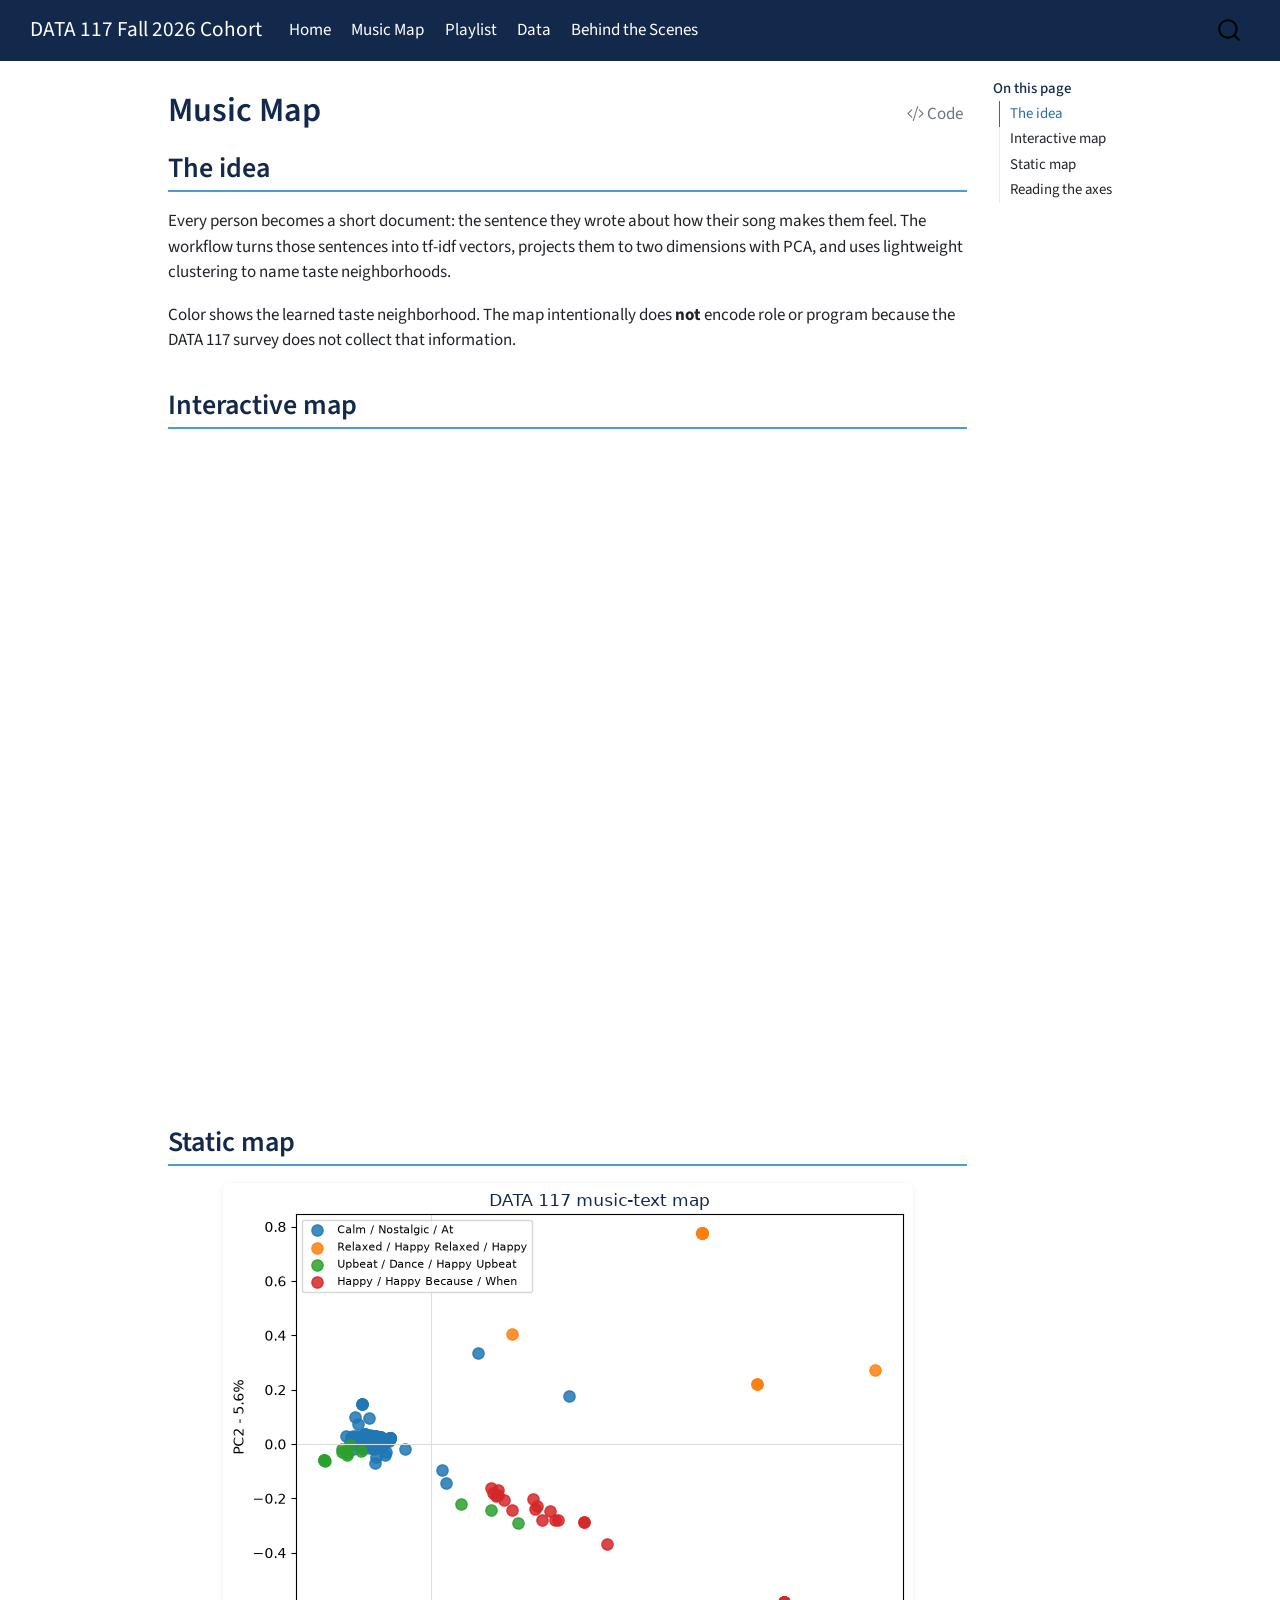
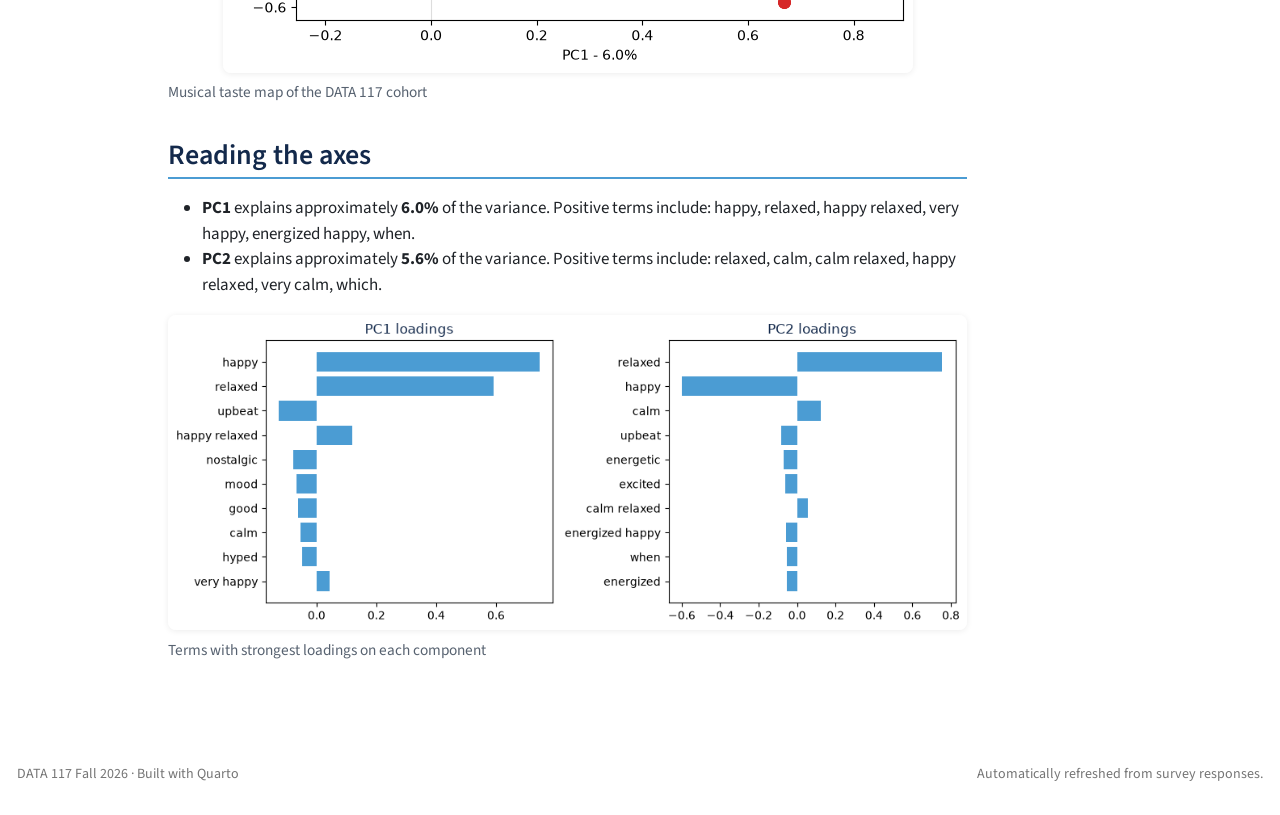
<file: docs/taste-map.html>
<!DOCTYPE html>
<html xmlns="http://www.w3.org/1999/xhtml" lang="en" xml:lang="en"><head>

<meta charset="utf-8">
<meta name="generator" content="quarto-1.11.9">

<meta name="viewport" content="width=device-width, initial-scale=1.0, user-scalable=yes">


<title>Music Map – DATA 117 Fall 2026 Cohort</title>
<style>
/* Default styles provided by pandoc.
** See https://pandoc.org/MANUAL.html#variables-for-html for config info.
*/
span.smallcaps{font-variant: small-caps;}
div.columns{display: flex; gap: 1.5em;}
div.column{flex: auto;}
@media screen {
div.columns{gap: min(4vw, 1.5em);}
div.column{overflow-x: auto;}
}
div.hanging-indent{margin-left: 1.5em; text-indent: -1.5em;}
ul.task-list{list-style: none;}
ul.task-list li input[type="checkbox"] {
  width: 0.8em;
  margin: 0 0.8em 0.2em -1em; /* quarto-specific, see https://github.com/quarto-dev/quarto-cli/issues/4556 */ 
  vertical-align: middle;
}
/* CSS for syntax highlighting */
html { -webkit-text-size-adjust: 100%; }
pre > code.sourceCode { white-space: pre; position: relative; }
pre > code.sourceCode > span { display: inline-block; line-height: 1.25; }
pre > code.sourceCode > span:empty { height: 1.2em; }
.sourceCode { overflow: visible; }
code.sourceCode > span { color: inherit; text-decoration: inherit; }
div.sourceCode { margin: 1em 0; }
pre.sourceCode { margin: 0; }
@media screen {
div.sourceCode { overflow: auto; }
}
@media print {
pre > code.sourceCode { white-space: pre-wrap; }
pre > code.sourceCode > span { text-indent: -5em; padding-left: 5em; }
}
pre.numberSource code
  { counter-reset: source-line 0; }
pre.numberSource code > span
  { position: relative; left: -4em; counter-increment: source-line; }
pre.numberSource code > span > a:first-child::before
  { content: counter(source-line);
    position: relative; left: -1em; text-align: right; vertical-align: baseline;
    border: none; display: inline-block;
    -webkit-touch-callout: none; -webkit-user-select: none;
    -khtml-user-select: none; -moz-user-select: none;
    -ms-user-select: none; user-select: none;
    padding: 0 4px; width: 4em;
  }
pre.numberSource { margin-left: 3em;  padding-left: 4px; }
div.sourceCode
  {   }
@media screen {
pre > code.sourceCode > span > a:first-child::before { text-decoration: underline; }
}
</style>


<script src="site_libs/quarto-nav/quarto-nav.js"></script>
<script src="site_libs/quarto-nav/headroom.min.js"></script>
<script src="site_libs/clipboard/clipboard.min.js"></script>
<script src="site_libs/quarto-search/autocomplete.umd.js"></script>
<script src="site_libs/quarto-search/fuse.min.js"></script>
<script src="site_libs/quarto-search/quarto-search.js"></script>
<meta name="quarto:offset" content="./">
<script src="site_libs/quarto-html/quarto.js" type="module"></script>
<script src="site_libs/quarto-html/tabsets/tabsets.js" type="module"></script>
<script src="site_libs/quarto-html/scrollable-regions/scrollable-regions.js" type="module"></script>
<script src="site_libs/quarto-html/popper.min.js"></script>
<script src="site_libs/quarto-html/tippy.umd.min.js"></script>
<script src="site_libs/quarto-html/anchor.min.js"></script>
<link href="site_libs/quarto-html/tippy.css" rel="stylesheet">
<link href="site_libs/quarto-html/quarto-syntax-highlighting-63b5708e65d6cd79cd7618c58d0c21e7.css" rel="stylesheet" id="quarto-text-highlighting-styles">
<script src="site_libs/bootstrap/bootstrap.min.js"></script>
<link href="site_libs/bootstrap/bootstrap-icons.css" rel="stylesheet">
<link href="site_libs/bootstrap/bootstrap-555c642b96bc0b745e0d2780d4886a36.min.css" rel="stylesheet" append-hash="true" id="quarto-bootstrap" data-mode="light">
<script id="quarto-search-options" type="application/json">{
  "location": "navbar",
  "copy-button": false,
  "collapse-after": 3,
  "panel-placement": "end",
  "type": "overlay",
  "limit": 50,
  "keyboard-shortcut": [
    "f",
    "/",
    "s"
  ],
  "show-item-context": false,
  "language": {
    "search-no-results-text": "No results",
    "search-matching-documents-text": "matching documents",
    "search-copy-link-title": "Copy link to search",
    "search-hide-matches-text": "Hide additional matches",
    "search-more-match-text": "more match in this document",
    "search-more-matches-text": "more matches in this document",
    "search-clear-button-title": "Clear",
    "search-text-placeholder": "",
    "search-detached-cancel-button-title": "Cancel",
    "search-submit-button-title": "Submit",
    "search-label": "Search"
  }
}</script>
<style>html{ scroll-behavior: smooth; }</style>


</head>

<body class="nav-fixed quarto-light"><a id="quarto-skip-link" class="visually-hidden-focusable" href="#quarto-document-content">Skip to main content</a>

<div id="quarto-search-results"></div>
  <header id="quarto-header" class="headroom fixed-top">
    <nav class="navbar navbar-expand-lg " data-bs-theme="dark" aria-label="Site">
      <div class="navbar-container container-fluid">
      <div class="navbar-brand-container mx-auto">
    <a class="navbar-brand" href="./index.html">
    <span class="navbar-title">DATA 117 Fall 2026 Cohort</span>
    </a>
  </div>
          <button class="navbar-toggler" type="button" data-bs-toggle="collapse" data-bs-target="#navbarCollapse" aria-controls="navbarCollapse" aria-expanded="false" aria-label="Toggle navigation" onclick="if (window.quartoToggleHeadroom) { window.quartoToggleHeadroom(); }">
  <span class="navbar-toggler-icon"></span>
</button>
          <div class="collapse navbar-collapse" id="navbarCollapse">
            <ul class="navbar-nav navbar-nav-scroll me-auto">
  <li class="nav-item">
    <a class="nav-link" href="./index.html"> 
<span class="menu-text">Home</span></a>
  </li>  
  <li class="nav-item">
    <a class="nav-link active" href="./taste-map.html" aria-current="page"> 
<span class="menu-text">Music Map</span></a>
  </li>  
  <li class="nav-item">
    <a class="nav-link" href="./playlist.html"> 
<span class="menu-text">Playlist</span></a>
  </li>  
  <li class="nav-item">
    <a class="nav-link" href="./data.html"> 
<span class="menu-text">Data</span></a>
  </li>  
  <li class="nav-item">
    <a class="nav-link" href="./workshop.html"> 
<span class="menu-text">Behind the Scenes</span></a>
  </li>  
</ul>
          </div> <!-- /navcollapse -->
            <div class="quarto-navbar-tools">
</div>
            <div id="quarto-search" class="" title="Search"></div>
      </div> <!-- /container-fluid -->
    </nav>
</header>
<!-- content -->
<div id="quarto-content" class="quarto-container page-columns page-rows-contents page-layout-article page-navbar">
<!-- sidebar -->
<!-- margin-sidebar -->
    <div id="quarto-margin-sidebar" class="sidebar margin-sidebar">
        <nav id="TOC" role="doc-toc" aria-labelledby="toc-title" class="toc-active">
    <h2 id="toc-title">On this page</h2>
   
  <ul>
  <li><a href="#the-idea" id="toc-the-idea" class="nav-link active" data-scroll-target="#the-idea">The idea</a></li>
  <li><a href="#interactive-map" id="toc-interactive-map" class="nav-link" data-scroll-target="#interactive-map">Interactive map</a></li>
  <li><a href="#static-map" id="toc-static-map" class="nav-link" data-scroll-target="#static-map">Static map</a></li>
  <li><a href="#reading-the-axes" id="toc-reading-the-axes" class="nav-link" data-scroll-target="#reading-the-axes">Reading the axes</a></li>
  </ul>
</nav>
    </div>
<!-- main -->
<main class="content" id="quarto-document-content" tabindex="-1">

<header id="title-block-header" class="quarto-title-block default">
<div class="quarto-title">
<div class="quarto-title-block"><div><h1 class="title">Music Map</h1><button type="button" class="btn code-tools-button" id="quarto-code-tools-source"><i class="bi"></i> Code</button></div></div>
</div>



<div class="quarto-title-meta">

    
  
    
  </div>
  


</header>


<section id="the-idea" class="level2">
<h2 class="anchored" data-anchor-id="the-idea">The idea</h2>
<p>Every person becomes a short document: the sentence they wrote about how their song makes them feel. The workflow turns those sentences into tf-idf vectors, projects them to two dimensions with PCA, and uses lightweight clustering to name taste neighborhoods.</p>
<p>Color shows the learned taste neighborhood. The map intentionally does <strong>not</strong> encode role or program because the DATA 117 survey does not collect that information.</p>
</section>
<section id="interactive-map" class="level2">
<h2 class="anchored" data-anchor-id="interactive-map">Interactive map</h2>
<iframe src="docs_assets/taste_map.html" width="100%" height="620" frameborder="0" title="Interactive taste map">
</iframe>
</section>
<section id="static-map" class="level2">
<h2 class="anchored" data-anchor-id="static-map">Static map</h2>
<div class="quarto-figure quarto-figure-center">
<figure class="figure">
<p><img src="docs_assets/taste_map.png" class="img-fluid figure-img"></p>
<figcaption>Musical taste map of the DATA 117 cohort</figcaption>
</figure>
</div>
</section>
<section id="reading-the-axes" class="level2">
<h2 class="anchored" data-anchor-id="reading-the-axes">Reading the axes</h2>
<ul>
<li><strong>PC1</strong> explains approximately <strong>6.0%</strong> of the variance. Positive terms include: happy, relaxed, happy relaxed, very happy, energized happy, when.</li>
<li><strong>PC2</strong> explains approximately <strong>5.6%</strong> of the variance. Positive terms include: relaxed, calm, calm relaxed, happy relaxed, very calm, which.</li>
</ul>
<div class="quarto-figure quarto-figure-center">
<figure class="figure">
<p><img src="docs_assets/pc_loadings.png" class="img-fluid figure-img"></p>
<figcaption>Terms with strongest loadings on each component</figcaption>
</figure>
</div>


<!-- -->

</section>

</main> <!-- /main -->
<script id="quarto-html-after-body" type="application/javascript">
  window.document.addEventListener("DOMContentLoaded", function (event) {
    const icon = "";
    const anchorJS = new window.AnchorJS();
    anchorJS.options = {
      placement: 'right',
      icon: icon
    };
    anchorJS.add('.anchored');
    const isCodeAnnotation = (el) => {
      for (const clz of el.classList) {
        if (clz.startsWith('code-annotation-')) {                     
          return true;
        }
      }
      return false;
    }
    const onCopySuccess = function(e) {
      // button target
      const button = e.trigger;
      // don't keep focus
      button.blur();
      // flash "checked"
      button.classList.add('code-copy-button-checked');
      var currentTitle = button.getAttribute("title");
      button.setAttribute("title", "Copied!");
      let tooltip;
      if (window.bootstrap) {
        button.setAttribute("data-bs-toggle", "tooltip");
        button.setAttribute("data-bs-placement", "left");
        button.setAttribute("data-bs-title", "Copied!");
        tooltip = new bootstrap.Tooltip(button, 
          { trigger: "manual", 
            customClass: "code-copy-button-tooltip",
            offset: [0, -8]});
        tooltip.show();    
      }
      setTimeout(function() {
        if (tooltip) {
          tooltip.hide();
          button.removeAttribute("data-bs-title");
          button.removeAttribute("data-bs-toggle");
          button.removeAttribute("data-bs-placement");
        }
        button.setAttribute("title", currentTitle);
        button.classList.remove('code-copy-button-checked');
      }, 1000);
      // clear code selection
      e.clearSelection();
    }
    const getTextToCopy = function(trigger) {
      const outerScaffold = trigger.parentElement.cloneNode(true);
      const codeEl = outerScaffold.querySelector('code');
      for (const childEl of codeEl.children) {
        if (isCodeAnnotation(childEl)) {
          childEl.remove();
        }
      }
      return codeEl.innerText;
    }
    const clipboard = new window.ClipboardJS('.code-copy-button:not([data-in-quarto-modal])', {
      text: getTextToCopy
    });
    clipboard.on('success', onCopySuccess);
    if (window.document.getElementById('quarto-embedded-source-code-modal')) {
      const clipboardModal = new window.ClipboardJS('.code-copy-button[data-in-quarto-modal]', {
        text: getTextToCopy,
        container: window.document.getElementById('quarto-embedded-source-code-modal')
      });
      clipboardModal.on('success', onCopySuccess);
    }
    const viewSource = window.document.getElementById('quarto-view-source') ||
                       window.document.getElementById('quarto-code-tools-source');
    if (viewSource) {
      const sourceUrl = viewSource.getAttribute("data-quarto-source-url");
      viewSource.addEventListener("click", function(e) {
        if (sourceUrl) {
          // rstudio viewer pane
          if (/\bcapabilities=\b/.test(window.location)) {
            window.open(sourceUrl);
          } else {
            window.location.href = sourceUrl;
          }
        } else {
          const modal = new bootstrap.Modal(document.getElementById('quarto-embedded-source-code-modal'));
          modal.show();
        }
        return false;
      });
    }
    function toggleCodeHandler(show) {
      return function(e) {
        const cellDetails = window.document.querySelectorAll(".cell details.code-fold");
        for (let i=0; i<cellDetails.length; i++) {
          const details = cellDetails[i];
          if (show) {
            details.open = true;
          } else {
            details.removeAttribute("open");
          }
        }
        const cellCodeDivs = window.document.querySelectorAll(".cell div.sourceCode.cell-code");
        const fromCls = show ? "hidden" : "unhidden";
        const toCls = show ? "unhidden" : "hidden";
        for (let i=0; i<cellCodeDivs.length; i++) {
          const codeDiv = cellCodeDivs[i];
          if (codeDiv.classList.contains(fromCls)) {
            codeDiv.classList.remove(fromCls);
            codeDiv.classList.add(toCls);
          } 
        }
        return false;
      }
    }
    const hideAllCode = window.document.getElementById("quarto-hide-all-code");
    if (hideAllCode) {
      hideAllCode.addEventListener("click", toggleCodeHandler(false));
    }
    const showAllCode = window.document.getElementById("quarto-show-all-code");
    if (showAllCode) {
      showAllCode.addEventListener("click", toggleCodeHandler(true));
    }
      var localhostRegex = new RegExp(/^(?:http|https):\/\/localhost\:?[0-9]*\//);
      var mailtoRegex = new RegExp(/^mailto:/);
        var filterRegex = new RegExp("https:\/\/USERNAME\.github\.io\/AI-117\/");
      const newWindowLabel = "(opens in a new tab)";
      const newWindowNoteId = "quarto-ext-newwindow-label";
      // Links reference one hidden label through aria-describedby, so the
      // announcement never changes their accessible name.
      var describeNewWindow = (link) => {
        if (!window.document.getElementById(newWindowNoteId)) {
          var newWindowNote = window.document.createElement("span");
          newWindowNote.id = newWindowNoteId;
          newWindowNote.hidden = true;
          newWindowNote.textContent = newWindowLabel;
          window.document.body.appendChild(newWindowNote);
        }
        var describedBy = (link.getAttribute("aria-describedby") || "").split(/\s+/).filter(Boolean);
        if (!describedBy.includes(newWindowNoteId)) {
          describedBy.push(newWindowNoteId);
          link.setAttribute("aria-describedby", describedBy.join(" "));
        }
      }
      var isInternal = (href) => {
          return filterRegex.test(href) || localhostRegex.test(href) || mailtoRegex.test(href);
      }
      // Inspect non-navigation links and adorn them if external
      window.quartoDecorateExternalLinks = function (root) {
     var links = (root || window.document).querySelectorAll('a[href]:not(.nav-link):not(.navbar-brand):not(.toc-action):not(.sidebar-link):not(.sidebar-item-toggle):not(.pagination-link):not(.no-external):not([aria-hidden]):not(.dropdown-item):not(.quarto-navigation-tool):not(.about-link)');
      for (var i=0; i<links.length; i++) {
        const link = links[i];
        if (!isInternal(link.href)) {
          // undo the damage that might have been done by quarto-nav.js in the case of
          // links that we want to consider external
          if (link.dataset.originalHref !== undefined) {
            link.href = link.dataset.originalHref;
          }
            // target, if specified
            link.setAttribute("target", "_blank");
            if (link.getAttribute("rel") === null) {
              link.setAttribute("rel", "noopener");
            }
            describeNewWindow(link);
          if (!link.classList.contains('no-external-icon')) {
          }
        }
      }
      };
      window.quartoDecorateExternalLinks(window.document);
    // Esc closes the popup (WCAG 1.4.13) and focus leaving both trigger and
    // popup closes it (WCAG 2.4.11); tippy handles neither for interactive popups.
    const hideOnEscAndFocusOut = {
      name: 'hideOnEscAndFocusOut',
      defaultValue: true,
      fn(instance) {
        const dismiss = () => {
          // A show scheduled by the trigger delay would otherwise reopen it
          instance.clearDelayTimeouts();
          instance.hide();
        };
        const onKeyDown = (event) => {
          if (event.key !== 'Escape') {
            return;
          }
          // Keep Esc from also reaching page handlers (e.g. reveal.js overview),
          // except an open reveal.js slide menu, which Esc should close too.
          // The menu handles keys only when its keyboard option is on.
          const menuHandlesEsc = window.Reveal?.getPlugin?.('menu')?.isOpen() &&
            window.Reveal.getConfig().menu?.keyboard !== false;
          if (!menuHandlesEsc) {
            event.stopPropagation();
          }
          if (instance.popper.contains(window.document.activeElement)) {
            // Disabled while refocusing so the focus trigger does not reopen it
            instance.disable();
            instance.reference.focus();
            instance.enable();
          }
          dismiss();
        };
        const onFocusOut = (event) => {
          const target = event.relatedTarget;
          if (target && !instance.reference.contains(target) &&
              !instance.popper.contains(target)) {
            dismiss();
          }
        };
        // On the trigger too: a click trigger (code-annotations: select) has no
        // blur handling. Attached for the instance's lifetime so leaving the
        // trigger also cancels a show still pending on the trigger delay.
        instance.reference.addEventListener('focusout', onFocusOut);
        return {
          onShow() {
            window.document.addEventListener('keydown', onKeyDown, true);
            instance.popper.addEventListener('focusout', onFocusOut);
          },
          onHide() {
            window.document.removeEventListener('keydown', onKeyDown, true);
            instance.popper.removeEventListener('focusout', onFocusOut);
          },
          onDestroy() {
            instance.reference.removeEventListener('focusout', onFocusOut);
          },
        };
      },
    };
    function tippyHover(el, contentFn, onTriggerFn, onUntriggerFn) {
      const config = {
        allowHTML: true,
        maxWidth: 500,
        delay: 100,
        arrow: false,
        appendTo: function(el) {
            return el.parentElement;
        },
        interactive: true,
        interactiveBorder: 10,
        theme: 'quarto',
        placement: 'bottom-start',
        plugins: [hideOnEscAndFocusOut],
      };
      if (contentFn) {
        config.content = contentFn;
      }
      if (onTriggerFn) {
        config.onTrigger = onTriggerFn;
      }
      if (onUntriggerFn) {
        config.onUntrigger = onUntriggerFn;
      }
      window.tippy(el, config); 
    }
    const noterefs = window.document.querySelectorAll('a[role="doc-noteref"]');
    for (var i=0; i<noterefs.length; i++) {
      const ref = noterefs[i];
      tippyHover(ref, function() {
        // use id or data attribute instead here
        let href = ref.getAttribute('data-footnote-href') || ref.getAttribute('href');
        try { href = new URL(href).hash; } catch {}
        const id = href.replace(/^#\/?/, "");
        const note = window.document.getElementById(id);
        if (note) {
          return note.innerHTML;
        } else {
          return "";
        }
      });
    }
    const xrefs = window.document.querySelectorAll('a.quarto-xref');
    const processXRef = (id, note) => {
      // Strip column container classes
      const stripColumnClz = (el) => {
        el.classList.remove("page-full", "page-columns");
        if (el.children) {
          for (const child of el.children) {
            stripColumnClz(child);
          }
        }
      }
      stripColumnClz(note)
      if (id === null || id.startsWith('sec-')) {
        // Special case sections, only their first couple elements
        const container = document.createElement("div");
        if (note.children && note.children.length > 2) {
          container.appendChild(note.children[0].cloneNode(true));
          for (let i = 1; i < note.children.length; i++) {
            const child = note.children[i];
            if (child.tagName === "P" && child.innerText === "") {
              continue;
            } else {
              container.appendChild(child.cloneNode(true));
              break;
            }
          }
          if (window.Quarto?.typesetMath) {
            window.Quarto.typesetMath(container);
          }
          return container.innerHTML
        } else {
          if (window.Quarto?.typesetMath) {
            window.Quarto.typesetMath(note);
          }
          return note.innerHTML;
        }
      } else {
        // Remove any anchor links if they are present
        const anchorLink = note.querySelector('a.anchorjs-link');
        if (anchorLink) {
          anchorLink.remove();
        }
        if (window.Quarto?.typesetMath) {
          window.Quarto.typesetMath(note);
        }
        if (note.classList.contains("callout")) {
          return note.outerHTML;
        } else {
          return note.innerHTML;
        }
      }
    }
    for (var i=0; i<xrefs.length; i++) {
      const xref = xrefs[i];
      tippyHover(xref, undefined, function(instance) {
        instance.disable();
        let url = xref.getAttribute('href');
        let hash = undefined; 
        if (url.startsWith('#')) {
          hash = url;
        } else {
          try { hash = new URL(url).hash; } catch {}
        }
        if (hash) {
          const id = hash.replace(/^#\/?/, "");
          const note = window.document.getElementById(id);
          if (note !== null) {
            try {
              const html = processXRef(id, note.cloneNode(true));
              instance.setContent(html);
            } finally {
              instance.enable();
              instance.show();
            }
          } else {
            // See if we can fetch this
            fetch(url.split('#')[0])
            .then(res => res.text())
            .then(html => {
              const parser = new DOMParser();
              const htmlDoc = parser.parseFromString(html, "text/html");
              const note = htmlDoc.getElementById(id);
              if (note !== null) {
                const html = processXRef(id, note);
                instance.setContent(html);
              } 
            }).finally(() => {
              instance.enable();
              instance.show();
            });
          }
        } else {
          // See if we can fetch a full url (with no hash to target)
          // This is a special case and we should probably do some content thinning / targeting
          fetch(url)
          .then(res => res.text())
          .then(html => {
            const parser = new DOMParser();
            const htmlDoc = parser.parseFromString(html, "text/html");
            const note = htmlDoc.querySelector('main.content');
            if (note !== null) {
              // This should only happen for chapter cross references
              // (since there is no id in the URL)
              // remove the first header
              if (note.children.length > 0 && note.children[0].tagName === "HEADER") {
                note.children[0].remove();
              }
              const html = processXRef(null, note);
              instance.setContent(html);
            } 
          }).finally(() => {
            instance.enable();
            instance.show();
          });
        }
      }, function(instance) {
      });
    }
        let selectedAnnoteEl;
        const selectorForAnnotation = ( cell, annotation) => {
          let cellAttr = 'data-code-cell="' + cell + '"';
          let lineAttr = 'data-code-annotation="' +  annotation + '"';
          const selector = 'span[' + cellAttr + '][' + lineAttr + ']';
          return selector;
        }
        const selectCodeLines = (annoteEl) => {
          const doc = window.document;
          const targetCell = annoteEl.getAttribute("data-target-cell");
          const targetAnnotation = annoteEl.getAttribute("data-target-annotation");
          const annoteSpan = window.document.querySelector(selectorForAnnotation(targetCell, targetAnnotation));
          const lines = annoteSpan.getAttribute("data-code-lines").split(",");
          const lineIds = lines.map((line) => {
            return targetCell + "-" + line;
          })
          // Each band is positioned against its own containing block, which is
          // not the offsetParent of the lines, so place it from client rects.
          const placeBand = (band, firstEl, lastEl, codeBlock) => {
            const container = band.offsetParent;
            if (container === null) {
              return;
            }
            const containerRect = container.getBoundingClientRect();
            // Reveal.js scales slides with a transform, so convert client
            // pixels back to the CSS pixels of the container.
            const scale = containerRect.height / container.offsetHeight || 1;
            const firstRect = firstEl.getBoundingClientRect();
            const lastRect = lastEl.getBoundingClientRect();
            const top = (firstRect.top - containerRect.top) / scale - container.clientTop + container.scrollTop;
            const height = (lastRect.bottom - firstRect.top) / scale;
            band.style.top = top - 2 + "px";
            band.style.height = height + 4 + "px";
            if (codeBlock) {
              // Without the copy button wrapper, the containing block is wider
              // than the code block, so span the code block explicitly.
              const blockRect = codeBlock.getBoundingClientRect();
              band.style.left = (blockRect.left - containerRect.left) / scale - container.clientLeft + container.scrollLeft + "px";
              band.style.width = blockRect.width / scale + "px";
            }
          };
          if (lineIds.length > 0) {
            const el = window.document.getElementById(lineIds[0]);
            const lastEl = window.document.getElementById(lineIds[lineIds.length - 1]);
            const parent = el.parentElement.parentElement;
            // cook up a div (if necessary) and position it
            let div = window.document.getElementById("code-annotation-line-highlight");
            if (div === null) {
              div = window.document.createElement("div");
              div.setAttribute("id", "code-annotation-line-highlight");
              div.style.position = 'absolute';
              parent.appendChild(div);
            }
            placeBand(div, el, lastEl, parent.closest("div.sourceCode") || parent);
            let gutterDiv = window.document.getElementById("code-annotation-line-highlight-gutter");
            if (gutterDiv === null) {
              gutterDiv = window.document.createElement("div");
              gutterDiv.setAttribute("id", "code-annotation-line-highlight-gutter");
              gutterDiv.style.position = 'absolute';
              const codeCell = window.document.getElementById(targetCell);
              const gutter = codeCell.querySelector('.code-annotation-gutter');
              gutter.appendChild(gutterDiv);
            }
            placeBand(gutterDiv, el, lastEl);
            selectedAnnoteEl = annoteEl;
          }
        };
        const unselectCodeLines = () => {
          const elementsIds = ["code-annotation-line-highlight", "code-annotation-line-highlight-gutter"];
          elementsIds.forEach((elId) => {
            const div = window.document.getElementById(elId);
            if (div) {
              div.remove();
            }
          });
          selectedAnnoteEl = undefined;
        };
          // Handle positioning of the toggle
      window.addEventListener(
        "resize",
        throttle(() => {
          elRect = undefined;
          if (selectedAnnoteEl) {
            selectCodeLines(selectedAnnoteEl);
          }
        }, 10)
      );
      function throttle(fn, ms) {
      let throttle = false;
      let timer;
        return (...args) => {
          if(!throttle) { // first call gets through
              fn.apply(this, args);
              throttle = true;
          } else { // all the others get throttled
              if(timer) clearTimeout(timer); // cancel #2
              timer = setTimeout(() => {
                fn.apply(this, args);
                timer = throttle = false;
              }, ms);
          }
        };
      }
        // Attach click handler to the DT
        const annoteDls = window.document.querySelectorAll('dt[data-target-cell]');
        for (const annoteDlNode of annoteDls) {
          annoteDlNode.addEventListener('click', (event) => {
            const clickedEl = event.target;
            if (clickedEl !== selectedAnnoteEl) {
              unselectCodeLines();
              const activeEl = window.document.querySelector('dt[data-target-cell].code-annotation-active');
              if (activeEl) {
                activeEl.classList.remove('code-annotation-active');
              }
              selectCodeLines(clickedEl);
              clickedEl.classList.add('code-annotation-active');
            } else {
              // Unselect the line
              unselectCodeLines();
              clickedEl.classList.remove('code-annotation-active');
            }
          });
        }
    const findCites = (el) => {
      const parentEl = el.parentElement;
      if (parentEl) {
        const cites = parentEl.dataset.cites;
        if (cites) {
          return {
            el,
            cites: cites.split(' ')
          };
        } else {
          return findCites(el.parentElement)
        }
      } else {
        return undefined;
      }
    };
    var bibliorefs = window.document.querySelectorAll('a[role="doc-biblioref"]');
    for (var i=0; i<bibliorefs.length; i++) {
      const ref = bibliorefs[i];
      const citeInfo = findCites(ref);
      if (citeInfo) {
        tippyHover(citeInfo.el, function() {
          var popup = window.document.createElement('div');
          citeInfo.cites.forEach(function(cite) {
            var citeDiv = window.document.createElement('div');
            citeDiv.classList.add('hanging-indent');
            citeDiv.classList.add('csl-entry');
            var biblioDiv = window.document.getElementById('ref-' + cite);
            if (biblioDiv) {
              citeDiv.innerHTML = biblioDiv.innerHTML;
            }
            popup.appendChild(citeDiv);
          });
          return popup.innerHTML;
        });
      }
    }
  });
  </script>
  <script type="application/javascript">
  window.quartoScrollableRegionsLabels = {"code":"Scrollable code","output":"Scrollable output"};
  </script><div class="modal fade" id="quarto-embedded-source-code-modal" tabindex="-1" aria-labelledby="quarto-embedded-source-code-modal-label" aria-hidden="true"><div class="modal-dialog modal-dialog-scrollable"><div class="modal-content"><div class="modal-header"><h5 class="modal-title" id="quarto-embedded-source-code-modal-label">Source Code</h5><button class="btn-close" data-bs-dismiss="modal"></button></div><div class="modal-body"><div class="">
<div class="code-copy-outer-scaffold"><div class="sourceCode" id="cb1" data-shortcodes="false"><pre class="sourceCode markdown code-with-copy"><code class="sourceCode markdown"><span id="cb1-1"><a href="#cb1-1" aria-hidden="true" tabindex="-1"></a><span class="co">---</span></span>
<span id="cb1-2"><a href="#cb1-2" aria-hidden="true" tabindex="-1"></a><span class="an">title:</span><span class="co"> "Music Map"</span></span>
<span id="cb1-3"><a href="#cb1-3" aria-hidden="true" tabindex="-1"></a><span class="co">---</span></span>
<span id="cb1-4"><a href="#cb1-4" aria-hidden="true" tabindex="-1"></a></span>
<span id="cb1-5"><a href="#cb1-5" aria-hidden="true" tabindex="-1"></a><span class="fu">## The idea</span></span>
<span id="cb1-6"><a href="#cb1-6" aria-hidden="true" tabindex="-1"></a></span>
<span id="cb1-7"><a href="#cb1-7" aria-hidden="true" tabindex="-1"></a>Every person becomes a short document: the sentence they wrote about how their song makes them feel. The workflow turns those sentences into tf-idf vectors, projects them to two dimensions with PCA, and uses lightweight clustering to name taste neighborhoods.</span>
<span id="cb1-8"><a href="#cb1-8" aria-hidden="true" tabindex="-1"></a></span>
<span id="cb1-9"><a href="#cb1-9" aria-hidden="true" tabindex="-1"></a>Color shows the learned taste neighborhood. The map intentionally does **not** encode role or program because the DATA 117 survey does not collect that information.</span>
<span id="cb1-10"><a href="#cb1-10" aria-hidden="true" tabindex="-1"></a></span>
<span id="cb1-11"><a href="#cb1-11" aria-hidden="true" tabindex="-1"></a><span class="fu">## Interactive map</span></span>
<span id="cb1-12"><a href="#cb1-12" aria-hidden="true" tabindex="-1"></a></span>
<span id="cb1-13"><a href="#cb1-13" aria-hidden="true" tabindex="-1"></a><span class="dt">&lt;</span><span class="kw">iframe</span><span class="ot"> src</span><span class="op">=</span><span class="st">"docs_assets/taste_map.html"</span><span class="ot"> width</span><span class="op">=</span><span class="st">"100%"</span><span class="ot"> height</span><span class="op">=</span><span class="st">"620"</span><span class="ot"> frameborder</span><span class="op">=</span><span class="st">"0"</span><span class="ot"> title</span><span class="op">=</span><span class="st">"Interactive taste map"</span><span class="dt">&gt;&lt;/</span><span class="kw">iframe</span><span class="dt">&gt;</span></span>
<span id="cb1-14"><a href="#cb1-14" aria-hidden="true" tabindex="-1"></a></span>
<span id="cb1-15"><a href="#cb1-15" aria-hidden="true" tabindex="-1"></a><span class="fu">## Static map</span></span>
<span id="cb1-16"><a href="#cb1-16" aria-hidden="true" tabindex="-1"></a></span>
<span id="cb1-17"><a href="#cb1-17" aria-hidden="true" tabindex="-1"></a><span class="al">![Musical taste map of the DATA 117 cohort](docs_assets/taste_map.png)</span></span>
<span id="cb1-18"><a href="#cb1-18" aria-hidden="true" tabindex="-1"></a></span>
<span id="cb1-19"><a href="#cb1-19" aria-hidden="true" tabindex="-1"></a><span class="fu">## Reading the axes</span></span>
<span id="cb1-20"><a href="#cb1-20" aria-hidden="true" tabindex="-1"></a></span>
<span id="cb1-21"><a href="#cb1-21" aria-hidden="true" tabindex="-1"></a>{{&lt; include _tastemap.md &gt;}}</span>
<span id="cb1-22"><a href="#cb1-22" aria-hidden="true" tabindex="-1"></a></span>
<span id="cb1-23"><a href="#cb1-23" aria-hidden="true" tabindex="-1"></a><span class="al">![Terms with strongest loadings on each component](docs_assets/pc_loadings.png)</span></span></code></pre></div><button title="Copy to Clipboard" class="code-copy-button" data-in-quarto-modal=""><i class="bi"></i></button></div>
</div></div></div></div></div>
</div> <!-- /content -->
<footer class="footer">
  <div class="nav-footer">
    <div class="nav-footer-left">
<p>DATA 117 Fall 2026 · Built with Quarto</p>
</div>   
    <div class="nav-footer-center">
      &nbsp;
    </div>
    <div class="nav-footer-right">
<p>Automatically refreshed from survey responses.</p>
</div>
  </div>
</footer>




<script src="site_libs/quarto-html/zenscroll-min.js"></script>
</body></html>
</file>
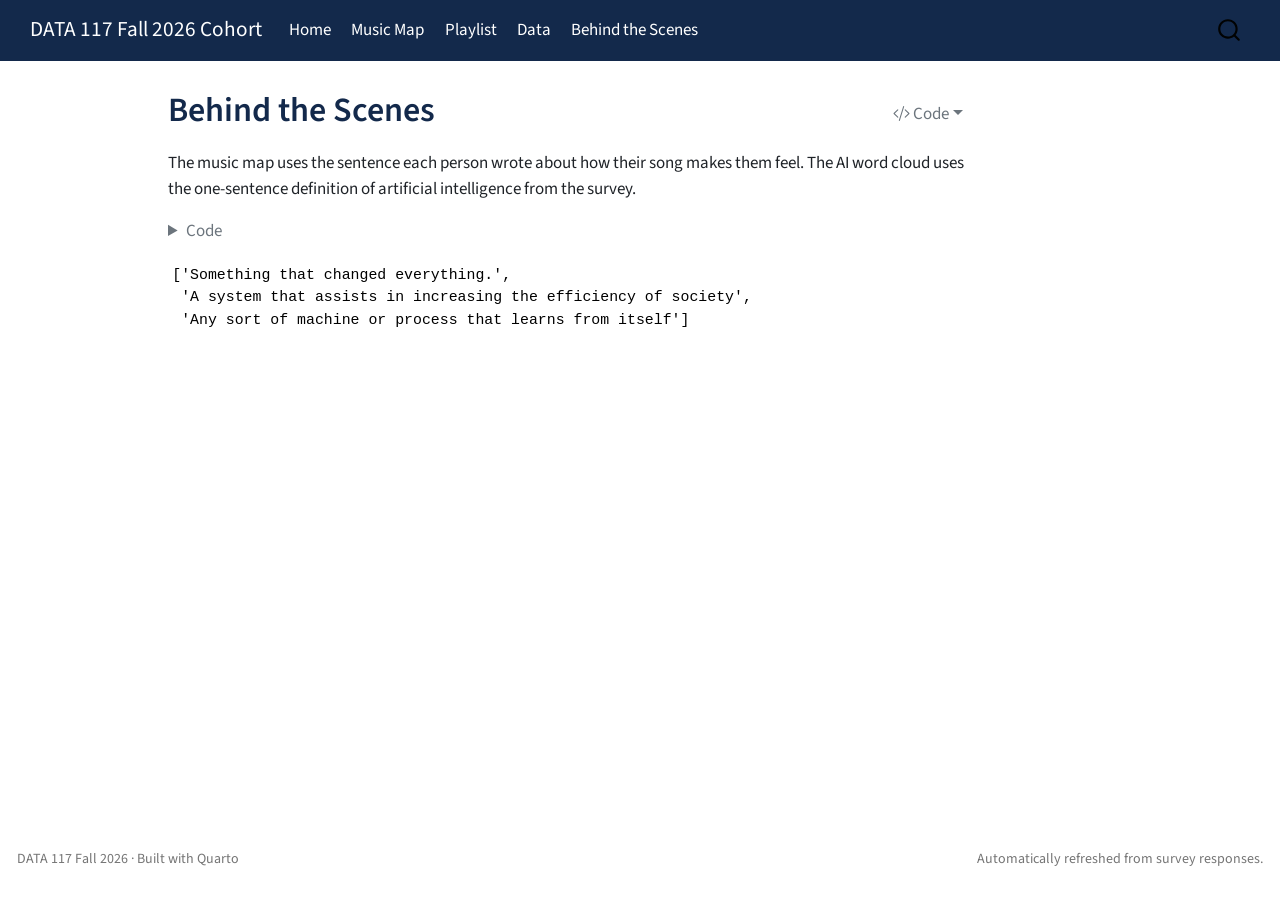
<file: docs/workshop.html>
<!DOCTYPE html>
<html xmlns="http://www.w3.org/1999/xhtml" lang="en" xml:lang="en"><head>

<meta charset="utf-8">
<meta name="generator" content="quarto-1.11.9">

<meta name="viewport" content="width=device-width, initial-scale=1.0, user-scalable=yes">


<title>Behind the Scenes – DATA 117 Fall 2026 Cohort</title>
<style>
/* Default styles provided by pandoc.
** See https://pandoc.org/MANUAL.html#variables-for-html for config info.
*/
span.smallcaps{font-variant: small-caps;}
div.columns{display: flex; gap: 1.5em;}
div.column{flex: auto;}
@media screen {
div.columns{gap: min(4vw, 1.5em);}
div.column{overflow-x: auto;}
}
div.hanging-indent{margin-left: 1.5em; text-indent: -1.5em;}
ul.task-list{list-style: none;}
ul.task-list li input[type="checkbox"] {
  width: 0.8em;
  margin: 0 0.8em 0.2em -1em; /* quarto-specific, see https://github.com/quarto-dev/quarto-cli/issues/4556 */ 
  vertical-align: middle;
}
/* CSS for syntax highlighting */
html { -webkit-text-size-adjust: 100%; }
pre > code.sourceCode { white-space: pre; position: relative; }
pre > code.sourceCode > span { display: inline-block; line-height: 1.25; }
pre > code.sourceCode > span:empty { height: 1.2em; }
.sourceCode { overflow: visible; }
code.sourceCode > span { color: inherit; text-decoration: inherit; }
div.sourceCode { margin: 1em 0; }
pre.sourceCode { margin: 0; }
@media screen {
div.sourceCode { overflow: auto; }
}
@media print {
pre > code.sourceCode { white-space: pre-wrap; }
pre > code.sourceCode > span { text-indent: -5em; padding-left: 5em; }
}
pre.numberSource code
  { counter-reset: source-line 0; }
pre.numberSource code > span
  { position: relative; left: -4em; counter-increment: source-line; }
pre.numberSource code > span > a:first-child::before
  { content: counter(source-line);
    position: relative; left: -1em; text-align: right; vertical-align: baseline;
    border: none; display: inline-block;
    -webkit-touch-callout: none; -webkit-user-select: none;
    -khtml-user-select: none; -moz-user-select: none;
    -ms-user-select: none; user-select: none;
    padding: 0 4px; width: 4em;
  }
pre.numberSource { margin-left: 3em;  padding-left: 4px; }
div.sourceCode
  {   }
@media screen {
pre > code.sourceCode > span > a:first-child::before { text-decoration: underline; }
}
</style>


<script src="site_libs/quarto-nav/quarto-nav.js"></script>
<script src="site_libs/quarto-nav/headroom.min.js"></script>
<script src="site_libs/clipboard/clipboard.min.js"></script>
<script src="site_libs/quarto-search/autocomplete.umd.js"></script>
<script src="site_libs/quarto-search/fuse.min.js"></script>
<script src="site_libs/quarto-search/quarto-search.js"></script>
<meta name="quarto:offset" content="./">
<script src="site_libs/quarto-html/quarto.js" type="module"></script>
<script src="site_libs/quarto-html/tabsets/tabsets.js" type="module"></script>
<script src="site_libs/quarto-html/scrollable-regions/scrollable-regions.js" type="module"></script>
<script src="site_libs/quarto-html/popper.min.js"></script>
<script src="site_libs/quarto-html/tippy.umd.min.js"></script>
<script src="site_libs/quarto-html/anchor.min.js"></script>
<link href="site_libs/quarto-html/tippy.css" rel="stylesheet">
<link href="site_libs/quarto-html/quarto-syntax-highlighting-63b5708e65d6cd79cd7618c58d0c21e7.css" rel="stylesheet" id="quarto-text-highlighting-styles">
<script src="site_libs/bootstrap/bootstrap.min.js"></script>
<link href="site_libs/bootstrap/bootstrap-icons.css" rel="stylesheet">
<link href="site_libs/bootstrap/bootstrap-555c642b96bc0b745e0d2780d4886a36.min.css" rel="stylesheet" append-hash="true" id="quarto-bootstrap" data-mode="light">
<script id="quarto-search-options" type="application/json">{
  "location": "navbar",
  "copy-button": false,
  "collapse-after": 3,
  "panel-placement": "end",
  "type": "overlay",
  "limit": 50,
  "keyboard-shortcut": [
    "f",
    "/",
    "s"
  ],
  "show-item-context": false,
  "language": {
    "search-no-results-text": "No results",
    "search-matching-documents-text": "matching documents",
    "search-copy-link-title": "Copy link to search",
    "search-hide-matches-text": "Hide additional matches",
    "search-more-match-text": "more match in this document",
    "search-more-matches-text": "more matches in this document",
    "search-clear-button-title": "Clear",
    "search-text-placeholder": "",
    "search-detached-cancel-button-title": "Cancel",
    "search-submit-button-title": "Submit",
    "search-label": "Search"
  }
}</script>
<style>html{ scroll-behavior: smooth; }</style>


</head>

<body class="nav-fixed quarto-light"><a id="quarto-skip-link" class="visually-hidden-focusable" href="#quarto-document-content">Skip to main content</a>

<div id="quarto-search-results"></div>
  <header id="quarto-header" class="headroom fixed-top">
    <nav class="navbar navbar-expand-lg " data-bs-theme="dark" aria-label="Site">
      <div class="navbar-container container-fluid">
      <div class="navbar-brand-container mx-auto">
    <a class="navbar-brand" href="./index.html">
    <span class="navbar-title">DATA 117 Fall 2026 Cohort</span>
    </a>
  </div>
          <button class="navbar-toggler" type="button" data-bs-toggle="collapse" data-bs-target="#navbarCollapse" aria-controls="navbarCollapse" aria-expanded="false" aria-label="Toggle navigation" onclick="if (window.quartoToggleHeadroom) { window.quartoToggleHeadroom(); }">
  <span class="navbar-toggler-icon"></span>
</button>
          <div class="collapse navbar-collapse" id="navbarCollapse">
            <ul class="navbar-nav navbar-nav-scroll me-auto">
  <li class="nav-item">
    <a class="nav-link" href="./index.html"> 
<span class="menu-text">Home</span></a>
  </li>  
  <li class="nav-item">
    <a class="nav-link" href="./taste-map.html"> 
<span class="menu-text">Music Map</span></a>
  </li>  
  <li class="nav-item">
    <a class="nav-link" href="./playlist.html"> 
<span class="menu-text">Playlist</span></a>
  </li>  
  <li class="nav-item">
    <a class="nav-link" href="./data.html"> 
<span class="menu-text">Data</span></a>
  </li>  
  <li class="nav-item">
    <a class="nav-link active" href="./workshop.html" aria-current="page"> 
<span class="menu-text">Behind the Scenes</span></a>
  </li>  
</ul>
          </div> <!-- /navcollapse -->
            <div class="quarto-navbar-tools">
</div>
            <div id="quarto-search" class="" title="Search"></div>
      </div> <!-- /container-fluid -->
    </nav>
</header>
<!-- content -->
<div id="quarto-content" class="quarto-container page-columns page-rows-contents page-layout-article page-navbar">
<!-- sidebar -->
<!-- margin-sidebar -->
    <div id="quarto-margin-sidebar" class="sidebar margin-sidebar zindex-bottom">
        
    </div>
<!-- main -->
<main class="content" id="quarto-document-content" tabindex="-1">

<header id="title-block-header" class="quarto-title-block default">
<div class="quarto-title">
<div class="quarto-title-block"><div><h1 class="title">Behind the Scenes</h1><button type="button" class="btn code-tools-button dropdown-toggle" id="quarto-code-tools-menu" data-bs-toggle="dropdown" aria-expanded="false"><i class="bi"></i> Code</button><ul class="dropdown-menu dropdown-menu-end" aria-labelelledby="quarto-code-tools-menu"><li><a id="quarto-show-all-code" class="dropdown-item" href="javascript:void(0)" role="button">Show All Code</a></li><li><a id="quarto-hide-all-code" class="dropdown-item" href="javascript:void(0)" role="button">Hide All Code</a></li><li><hr class="dropdown-divider"></li><li><a id="quarto-view-source" class="dropdown-item" href="javascript:void(0)" role="button">View Source</a></li></ul></div></div>
</div>



<div class="quarto-title-meta">

    
  
    
  </div>
  


</header>


<p>The music map uses the sentence each person wrote about how their song makes them feel. The AI word cloud uses the one-sentence definition of artificial intelligence from the survey.</p>
<div id="cd52da33" class="cell" data-execution_count="1">
<details class="code-fold">
<summary>Code</summary>
<div class="code-copy-outer-scaffold"><div class="sourceCode cell-code" id="cb1"><pre class="sourceCode python code-with-copy"><code class="sourceCode python"><span id="cb1-1"><a href="#cb1-1" aria-hidden="true" tabindex="-1"></a><span class="im">from</span> pathlib <span class="im">import</span> Path</span>
<span id="cb1-2"><a href="#cb1-2" aria-hidden="true" tabindex="-1"></a><span class="im">import</span> pandas <span class="im">as</span> pd</span>
<span id="cb1-3"><a href="#cb1-3" aria-hidden="true" tabindex="-1"></a>src<span class="op">=</span>Path(<span class="st">"docs_data/responses_anon.csv"</span>)</span>
<span id="cb1-4"><a href="#cb1-4" aria-hidden="true" tabindex="-1"></a><span class="cf">if</span> src.exists():</span>
<span id="cb1-5"><a href="#cb1-5" aria-hidden="true" tabindex="-1"></a>    df<span class="op">=</span>pd.read_csv(src)</span>
<span id="cb1-6"><a href="#cb1-6" aria-hidden="true" tabindex="-1"></a>    <span class="cf">if</span> <span class="st">"ai_definition"</span> <span class="kw">in</span> df:</span>
<span id="cb1-7"><a href="#cb1-7" aria-hidden="true" tabindex="-1"></a>        display(df[<span class="st">"ai_definition"</span>].dropna().head(<span class="dv">3</span>).tolist())</span></code></pre></div><button title="Copy to Clipboard" class="code-copy-button"><i class="bi"></i></button></div>
</details>
<div class="cell-output cell-output-display">
<pre><code>['Something that changed everything.',
 'A system that assists in increasing the efficiency of society',
 'Any sort of machine or process that learns from itself']</code></pre>
</div>
</div>


<!-- -->


</main> <!-- /main -->
<script id="quarto-html-after-body" type="application/javascript">
  window.document.addEventListener("DOMContentLoaded", function (event) {
    const icon = "";
    const anchorJS = new window.AnchorJS();
    anchorJS.options = {
      placement: 'right',
      icon: icon
    };
    anchorJS.add('.anchored');
    const isCodeAnnotation = (el) => {
      for (const clz of el.classList) {
        if (clz.startsWith('code-annotation-')) {                     
          return true;
        }
      }
      return false;
    }
    const onCopySuccess = function(e) {
      // button target
      const button = e.trigger;
      // don't keep focus
      button.blur();
      // flash "checked"
      button.classList.add('code-copy-button-checked');
      var currentTitle = button.getAttribute("title");
      button.setAttribute("title", "Copied!");
      let tooltip;
      if (window.bootstrap) {
        button.setAttribute("data-bs-toggle", "tooltip");
        button.setAttribute("data-bs-placement", "left");
        button.setAttribute("data-bs-title", "Copied!");
        tooltip = new bootstrap.Tooltip(button, 
          { trigger: "manual", 
            customClass: "code-copy-button-tooltip",
            offset: [0, -8]});
        tooltip.show();    
      }
      setTimeout(function() {
        if (tooltip) {
          tooltip.hide();
          button.removeAttribute("data-bs-title");
          button.removeAttribute("data-bs-toggle");
          button.removeAttribute("data-bs-placement");
        }
        button.setAttribute("title", currentTitle);
        button.classList.remove('code-copy-button-checked');
      }, 1000);
      // clear code selection
      e.clearSelection();
    }
    const getTextToCopy = function(trigger) {
      const outerScaffold = trigger.parentElement.cloneNode(true);
      const codeEl = outerScaffold.querySelector('code');
      for (const childEl of codeEl.children) {
        if (isCodeAnnotation(childEl)) {
          childEl.remove();
        }
      }
      return codeEl.innerText;
    }
    const clipboard = new window.ClipboardJS('.code-copy-button:not([data-in-quarto-modal])', {
      text: getTextToCopy
    });
    clipboard.on('success', onCopySuccess);
    if (window.document.getElementById('quarto-embedded-source-code-modal')) {
      const clipboardModal = new window.ClipboardJS('.code-copy-button[data-in-quarto-modal]', {
        text: getTextToCopy,
        container: window.document.getElementById('quarto-embedded-source-code-modal')
      });
      clipboardModal.on('success', onCopySuccess);
    }
    const viewSource = window.document.getElementById('quarto-view-source') ||
                       window.document.getElementById('quarto-code-tools-source');
    if (viewSource) {
      const sourceUrl = viewSource.getAttribute("data-quarto-source-url");
      viewSource.addEventListener("click", function(e) {
        if (sourceUrl) {
          // rstudio viewer pane
          if (/\bcapabilities=\b/.test(window.location)) {
            window.open(sourceUrl);
          } else {
            window.location.href = sourceUrl;
          }
        } else {
          const modal = new bootstrap.Modal(document.getElementById('quarto-embedded-source-code-modal'));
          modal.show();
        }
        return false;
      });
    }
    function toggleCodeHandler(show) {
      return function(e) {
        const cellDetails = window.document.querySelectorAll(".cell details.code-fold");
        for (let i=0; i<cellDetails.length; i++) {
          const details = cellDetails[i];
          if (show) {
            details.open = true;
          } else {
            details.removeAttribute("open");
          }
        }
        const cellCodeDivs = window.document.querySelectorAll(".cell div.sourceCode.cell-code");
        const fromCls = show ? "hidden" : "unhidden";
        const toCls = show ? "unhidden" : "hidden";
        for (let i=0; i<cellCodeDivs.length; i++) {
          const codeDiv = cellCodeDivs[i];
          if (codeDiv.classList.contains(fromCls)) {
            codeDiv.classList.remove(fromCls);
            codeDiv.classList.add(toCls);
          } 
        }
        return false;
      }
    }
    const hideAllCode = window.document.getElementById("quarto-hide-all-code");
    if (hideAllCode) {
      hideAllCode.addEventListener("click", toggleCodeHandler(false));
    }
    const showAllCode = window.document.getElementById("quarto-show-all-code");
    if (showAllCode) {
      showAllCode.addEventListener("click", toggleCodeHandler(true));
    }
      var localhostRegex = new RegExp(/^(?:http|https):\/\/localhost\:?[0-9]*\//);
      var mailtoRegex = new RegExp(/^mailto:/);
        var filterRegex = new RegExp("https:\/\/USERNAME\.github\.io\/AI-117\/");
      const newWindowLabel = "(opens in a new tab)";
      const newWindowNoteId = "quarto-ext-newwindow-label";
      // Links reference one hidden label through aria-describedby, so the
      // announcement never changes their accessible name.
      var describeNewWindow = (link) => {
        if (!window.document.getElementById(newWindowNoteId)) {
          var newWindowNote = window.document.createElement("span");
          newWindowNote.id = newWindowNoteId;
          newWindowNote.hidden = true;
          newWindowNote.textContent = newWindowLabel;
          window.document.body.appendChild(newWindowNote);
        }
        var describedBy = (link.getAttribute("aria-describedby") || "").split(/\s+/).filter(Boolean);
        if (!describedBy.includes(newWindowNoteId)) {
          describedBy.push(newWindowNoteId);
          link.setAttribute("aria-describedby", describedBy.join(" "));
        }
      }
      var isInternal = (href) => {
          return filterRegex.test(href) || localhostRegex.test(href) || mailtoRegex.test(href);
      }
      // Inspect non-navigation links and adorn them if external
      window.quartoDecorateExternalLinks = function (root) {
     var links = (root || window.document).querySelectorAll('a[href]:not(.nav-link):not(.navbar-brand):not(.toc-action):not(.sidebar-link):not(.sidebar-item-toggle):not(.pagination-link):not(.no-external):not([aria-hidden]):not(.dropdown-item):not(.quarto-navigation-tool):not(.about-link)');
      for (var i=0; i<links.length; i++) {
        const link = links[i];
        if (!isInternal(link.href)) {
          // undo the damage that might have been done by quarto-nav.js in the case of
          // links that we want to consider external
          if (link.dataset.originalHref !== undefined) {
            link.href = link.dataset.originalHref;
          }
            // target, if specified
            link.setAttribute("target", "_blank");
            if (link.getAttribute("rel") === null) {
              link.setAttribute("rel", "noopener");
            }
            describeNewWindow(link);
          if (!link.classList.contains('no-external-icon')) {
          }
        }
      }
      };
      window.quartoDecorateExternalLinks(window.document);
    // Esc closes the popup (WCAG 1.4.13) and focus leaving both trigger and
    // popup closes it (WCAG 2.4.11); tippy handles neither for interactive popups.
    const hideOnEscAndFocusOut = {
      name: 'hideOnEscAndFocusOut',
      defaultValue: true,
      fn(instance) {
        const dismiss = () => {
          // A show scheduled by the trigger delay would otherwise reopen it
          instance.clearDelayTimeouts();
          instance.hide();
        };
        const onKeyDown = (event) => {
          if (event.key !== 'Escape') {
            return;
          }
          // Keep Esc from also reaching page handlers (e.g. reveal.js overview),
          // except an open reveal.js slide menu, which Esc should close too.
          // The menu handles keys only when its keyboard option is on.
          const menuHandlesEsc = window.Reveal?.getPlugin?.('menu')?.isOpen() &&
            window.Reveal.getConfig().menu?.keyboard !== false;
          if (!menuHandlesEsc) {
            event.stopPropagation();
          }
          if (instance.popper.contains(window.document.activeElement)) {
            // Disabled while refocusing so the focus trigger does not reopen it
            instance.disable();
            instance.reference.focus();
            instance.enable();
          }
          dismiss();
        };
        const onFocusOut = (event) => {
          const target = event.relatedTarget;
          if (target && !instance.reference.contains(target) &&
              !instance.popper.contains(target)) {
            dismiss();
          }
        };
        // On the trigger too: a click trigger (code-annotations: select) has no
        // blur handling. Attached for the instance's lifetime so leaving the
        // trigger also cancels a show still pending on the trigger delay.
        instance.reference.addEventListener('focusout', onFocusOut);
        return {
          onShow() {
            window.document.addEventListener('keydown', onKeyDown, true);
            instance.popper.addEventListener('focusout', onFocusOut);
          },
          onHide() {
            window.document.removeEventListener('keydown', onKeyDown, true);
            instance.popper.removeEventListener('focusout', onFocusOut);
          },
          onDestroy() {
            instance.reference.removeEventListener('focusout', onFocusOut);
          },
        };
      },
    };
    function tippyHover(el, contentFn, onTriggerFn, onUntriggerFn) {
      const config = {
        allowHTML: true,
        maxWidth: 500,
        delay: 100,
        arrow: false,
        appendTo: function(el) {
            return el.parentElement;
        },
        interactive: true,
        interactiveBorder: 10,
        theme: 'quarto',
        placement: 'bottom-start',
        plugins: [hideOnEscAndFocusOut],
      };
      if (contentFn) {
        config.content = contentFn;
      }
      if (onTriggerFn) {
        config.onTrigger = onTriggerFn;
      }
      if (onUntriggerFn) {
        config.onUntrigger = onUntriggerFn;
      }
      window.tippy(el, config); 
    }
    const noterefs = window.document.querySelectorAll('a[role="doc-noteref"]');
    for (var i=0; i<noterefs.length; i++) {
      const ref = noterefs[i];
      tippyHover(ref, function() {
        // use id or data attribute instead here
        let href = ref.getAttribute('data-footnote-href') || ref.getAttribute('href');
        try { href = new URL(href).hash; } catch {}
        const id = href.replace(/^#\/?/, "");
        const note = window.document.getElementById(id);
        if (note) {
          return note.innerHTML;
        } else {
          return "";
        }
      });
    }
    const xrefs = window.document.querySelectorAll('a.quarto-xref');
    const processXRef = (id, note) => {
      // Strip column container classes
      const stripColumnClz = (el) => {
        el.classList.remove("page-full", "page-columns");
        if (el.children) {
          for (const child of el.children) {
            stripColumnClz(child);
          }
        }
      }
      stripColumnClz(note)
      if (id === null || id.startsWith('sec-')) {
        // Special case sections, only their first couple elements
        const container = document.createElement("div");
        if (note.children && note.children.length > 2) {
          container.appendChild(note.children[0].cloneNode(true));
          for (let i = 1; i < note.children.length; i++) {
            const child = note.children[i];
            if (child.tagName === "P" && child.innerText === "") {
              continue;
            } else {
              container.appendChild(child.cloneNode(true));
              break;
            }
          }
          if (window.Quarto?.typesetMath) {
            window.Quarto.typesetMath(container);
          }
          return container.innerHTML
        } else {
          if (window.Quarto?.typesetMath) {
            window.Quarto.typesetMath(note);
          }
          return note.innerHTML;
        }
      } else {
        // Remove any anchor links if they are present
        const anchorLink = note.querySelector('a.anchorjs-link');
        if (anchorLink) {
          anchorLink.remove();
        }
        if (window.Quarto?.typesetMath) {
          window.Quarto.typesetMath(note);
        }
        if (note.classList.contains("callout")) {
          return note.outerHTML;
        } else {
          return note.innerHTML;
        }
      }
    }
    for (var i=0; i<xrefs.length; i++) {
      const xref = xrefs[i];
      tippyHover(xref, undefined, function(instance) {
        instance.disable();
        let url = xref.getAttribute('href');
        let hash = undefined; 
        if (url.startsWith('#')) {
          hash = url;
        } else {
          try { hash = new URL(url).hash; } catch {}
        }
        if (hash) {
          const id = hash.replace(/^#\/?/, "");
          const note = window.document.getElementById(id);
          if (note !== null) {
            try {
              const html = processXRef(id, note.cloneNode(true));
              instance.setContent(html);
            } finally {
              instance.enable();
              instance.show();
            }
          } else {
            // See if we can fetch this
            fetch(url.split('#')[0])
            .then(res => res.text())
            .then(html => {
              const parser = new DOMParser();
              const htmlDoc = parser.parseFromString(html, "text/html");
              const note = htmlDoc.getElementById(id);
              if (note !== null) {
                const html = processXRef(id, note);
                instance.setContent(html);
              } 
            }).finally(() => {
              instance.enable();
              instance.show();
            });
          }
        } else {
          // See if we can fetch a full url (with no hash to target)
          // This is a special case and we should probably do some content thinning / targeting
          fetch(url)
          .then(res => res.text())
          .then(html => {
            const parser = new DOMParser();
            const htmlDoc = parser.parseFromString(html, "text/html");
            const note = htmlDoc.querySelector('main.content');
            if (note !== null) {
              // This should only happen for chapter cross references
              // (since there is no id in the URL)
              // remove the first header
              if (note.children.length > 0 && note.children[0].tagName === "HEADER") {
                note.children[0].remove();
              }
              const html = processXRef(null, note);
              instance.setContent(html);
            } 
          }).finally(() => {
            instance.enable();
            instance.show();
          });
        }
      }, function(instance) {
      });
    }
        let selectedAnnoteEl;
        const selectorForAnnotation = ( cell, annotation) => {
          let cellAttr = 'data-code-cell="' + cell + '"';
          let lineAttr = 'data-code-annotation="' +  annotation + '"';
          const selector = 'span[' + cellAttr + '][' + lineAttr + ']';
          return selector;
        }
        const selectCodeLines = (annoteEl) => {
          const doc = window.document;
          const targetCell = annoteEl.getAttribute("data-target-cell");
          const targetAnnotation = annoteEl.getAttribute("data-target-annotation");
          const annoteSpan = window.document.querySelector(selectorForAnnotation(targetCell, targetAnnotation));
          const lines = annoteSpan.getAttribute("data-code-lines").split(",");
          const lineIds = lines.map((line) => {
            return targetCell + "-" + line;
          })
          // Each band is positioned against its own containing block, which is
          // not the offsetParent of the lines, so place it from client rects.
          const placeBand = (band, firstEl, lastEl, codeBlock) => {
            const container = band.offsetParent;
            if (container === null) {
              return;
            }
            const containerRect = container.getBoundingClientRect();
            // Reveal.js scales slides with a transform, so convert client
            // pixels back to the CSS pixels of the container.
            const scale = containerRect.height / container.offsetHeight || 1;
            const firstRect = firstEl.getBoundingClientRect();
            const lastRect = lastEl.getBoundingClientRect();
            const top = (firstRect.top - containerRect.top) / scale - container.clientTop + container.scrollTop;
            const height = (lastRect.bottom - firstRect.top) / scale;
            band.style.top = top - 2 + "px";
            band.style.height = height + 4 + "px";
            if (codeBlock) {
              // Without the copy button wrapper, the containing block is wider
              // than the code block, so span the code block explicitly.
              const blockRect = codeBlock.getBoundingClientRect();
              band.style.left = (blockRect.left - containerRect.left) / scale - container.clientLeft + container.scrollLeft + "px";
              band.style.width = blockRect.width / scale + "px";
            }
          };
          if (lineIds.length > 0) {
            const el = window.document.getElementById(lineIds[0]);
            const lastEl = window.document.getElementById(lineIds[lineIds.length - 1]);
            const parent = el.parentElement.parentElement;
            // cook up a div (if necessary) and position it
            let div = window.document.getElementById("code-annotation-line-highlight");
            if (div === null) {
              div = window.document.createElement("div");
              div.setAttribute("id", "code-annotation-line-highlight");
              div.style.position = 'absolute';
              parent.appendChild(div);
            }
            placeBand(div, el, lastEl, parent.closest("div.sourceCode") || parent);
            let gutterDiv = window.document.getElementById("code-annotation-line-highlight-gutter");
            if (gutterDiv === null) {
              gutterDiv = window.document.createElement("div");
              gutterDiv.setAttribute("id", "code-annotation-line-highlight-gutter");
              gutterDiv.style.position = 'absolute';
              const codeCell = window.document.getElementById(targetCell);
              const gutter = codeCell.querySelector('.code-annotation-gutter');
              gutter.appendChild(gutterDiv);
            }
            placeBand(gutterDiv, el, lastEl);
            selectedAnnoteEl = annoteEl;
          }
        };
        const unselectCodeLines = () => {
          const elementsIds = ["code-annotation-line-highlight", "code-annotation-line-highlight-gutter"];
          elementsIds.forEach((elId) => {
            const div = window.document.getElementById(elId);
            if (div) {
              div.remove();
            }
          });
          selectedAnnoteEl = undefined;
        };
          // Handle positioning of the toggle
      window.addEventListener(
        "resize",
        throttle(() => {
          elRect = undefined;
          if (selectedAnnoteEl) {
            selectCodeLines(selectedAnnoteEl);
          }
        }, 10)
      );
      function throttle(fn, ms) {
      let throttle = false;
      let timer;
        return (...args) => {
          if(!throttle) { // first call gets through
              fn.apply(this, args);
              throttle = true;
          } else { // all the others get throttled
              if(timer) clearTimeout(timer); // cancel #2
              timer = setTimeout(() => {
                fn.apply(this, args);
                timer = throttle = false;
              }, ms);
          }
        };
      }
        // Attach click handler to the DT
        const annoteDls = window.document.querySelectorAll('dt[data-target-cell]');
        for (const annoteDlNode of annoteDls) {
          annoteDlNode.addEventListener('click', (event) => {
            const clickedEl = event.target;
            if (clickedEl !== selectedAnnoteEl) {
              unselectCodeLines();
              const activeEl = window.document.querySelector('dt[data-target-cell].code-annotation-active');
              if (activeEl) {
                activeEl.classList.remove('code-annotation-active');
              }
              selectCodeLines(clickedEl);
              clickedEl.classList.add('code-annotation-active');
            } else {
              // Unselect the line
              unselectCodeLines();
              clickedEl.classList.remove('code-annotation-active');
            }
          });
        }
    const findCites = (el) => {
      const parentEl = el.parentElement;
      if (parentEl) {
        const cites = parentEl.dataset.cites;
        if (cites) {
          return {
            el,
            cites: cites.split(' ')
          };
        } else {
          return findCites(el.parentElement)
        }
      } else {
        return undefined;
      }
    };
    var bibliorefs = window.document.querySelectorAll('a[role="doc-biblioref"]');
    for (var i=0; i<bibliorefs.length; i++) {
      const ref = bibliorefs[i];
      const citeInfo = findCites(ref);
      if (citeInfo) {
        tippyHover(citeInfo.el, function() {
          var popup = window.document.createElement('div');
          citeInfo.cites.forEach(function(cite) {
            var citeDiv = window.document.createElement('div');
            citeDiv.classList.add('hanging-indent');
            citeDiv.classList.add('csl-entry');
            var biblioDiv = window.document.getElementById('ref-' + cite);
            if (biblioDiv) {
              citeDiv.innerHTML = biblioDiv.innerHTML;
            }
            popup.appendChild(citeDiv);
          });
          return popup.innerHTML;
        });
      }
    }
  });
  </script>
  <script type="application/javascript">
  window.quartoScrollableRegionsLabels = {"code":"Scrollable code","output":"Scrollable output"};
  </script><div class="modal fade" id="quarto-embedded-source-code-modal" tabindex="-1" aria-labelledby="quarto-embedded-source-code-modal-label" aria-hidden="true"><div class="modal-dialog modal-dialog-scrollable"><div class="modal-content"><div class="modal-header"><h5 class="modal-title" id="quarto-embedded-source-code-modal-label">Source Code</h5><button class="btn-close" data-bs-dismiss="modal"></button></div><div class="modal-body"><div class="">
<div class="code-copy-outer-scaffold"><div class="sourceCode" id="cb3" data-shortcodes="false"><pre class="sourceCode markdown code-with-copy"><code class="sourceCode markdown"><span id="cb3-1"><a href="#cb3-1" aria-hidden="true" tabindex="-1"></a><span class="co">---</span></span>
<span id="cb3-2"><a href="#cb3-2" aria-hidden="true" tabindex="-1"></a><span class="an">title:</span><span class="co"> "Behind the Scenes"</span></span>
<span id="cb3-3"><a href="#cb3-3" aria-hidden="true" tabindex="-1"></a><span class="co">---</span></span>
<span id="cb3-4"><a href="#cb3-4" aria-hidden="true" tabindex="-1"></a></span>
<span id="cb3-5"><a href="#cb3-5" aria-hidden="true" tabindex="-1"></a>The music map uses the sentence each person wrote about how their song makes them feel. The AI word cloud uses the one-sentence definition of artificial intelligence from the survey.</span>
<span id="cb3-6"><a href="#cb3-6" aria-hidden="true" tabindex="-1"></a></span>
<span id="cb3-9"><a href="#cb3-9" aria-hidden="true" tabindex="-1"></a><span class="in">```{python}</span></span>
<span id="cb3-10"><a href="#cb3-10" aria-hidden="true" tabindex="-1"></a><span class="im">from</span> pathlib <span class="im">import</span> Path</span>
<span id="cb3-11"><a href="#cb3-11" aria-hidden="true" tabindex="-1"></a><span class="im">import</span> pandas <span class="im">as</span> pd</span>
<span id="cb3-12"><a href="#cb3-12" aria-hidden="true" tabindex="-1"></a>src<span class="op">=</span>Path(<span class="st">"docs_data/responses_anon.csv"</span>)</span>
<span id="cb3-13"><a href="#cb3-13" aria-hidden="true" tabindex="-1"></a><span class="cf">if</span> src.exists():</span>
<span id="cb3-14"><a href="#cb3-14" aria-hidden="true" tabindex="-1"></a>    df<span class="op">=</span>pd.read_csv(src)</span>
<span id="cb3-15"><a href="#cb3-15" aria-hidden="true" tabindex="-1"></a>    <span class="cf">if</span> <span class="st">"ai_definition"</span> <span class="kw">in</span> df:</span>
<span id="cb3-16"><a href="#cb3-16" aria-hidden="true" tabindex="-1"></a>        display(df[<span class="st">"ai_definition"</span>].dropna().head(<span class="dv">3</span>).tolist())</span>
<span id="cb3-17"><a href="#cb3-17" aria-hidden="true" tabindex="-1"></a><span class="in">```</span></span>
</code></pre></div><button title="Copy to Clipboard" class="code-copy-button" data-in-quarto-modal=""><i class="bi"></i></button></div>
</div></div></div></div></div>
</div> <!-- /content -->
<footer class="footer">
  <div class="nav-footer">
    <div class="nav-footer-left">
<p>DATA 117 Fall 2026 · Built with Quarto</p>
</div>   
    <div class="nav-footer-center">
      &nbsp;
    </div>
    <div class="nav-footer-right">
<p>Automatically refreshed from survey responses.</p>
</div>
  </div>
</footer>




<script src="site_libs/quarto-html/zenscroll-min.js"></script>
</body></html>
</file>
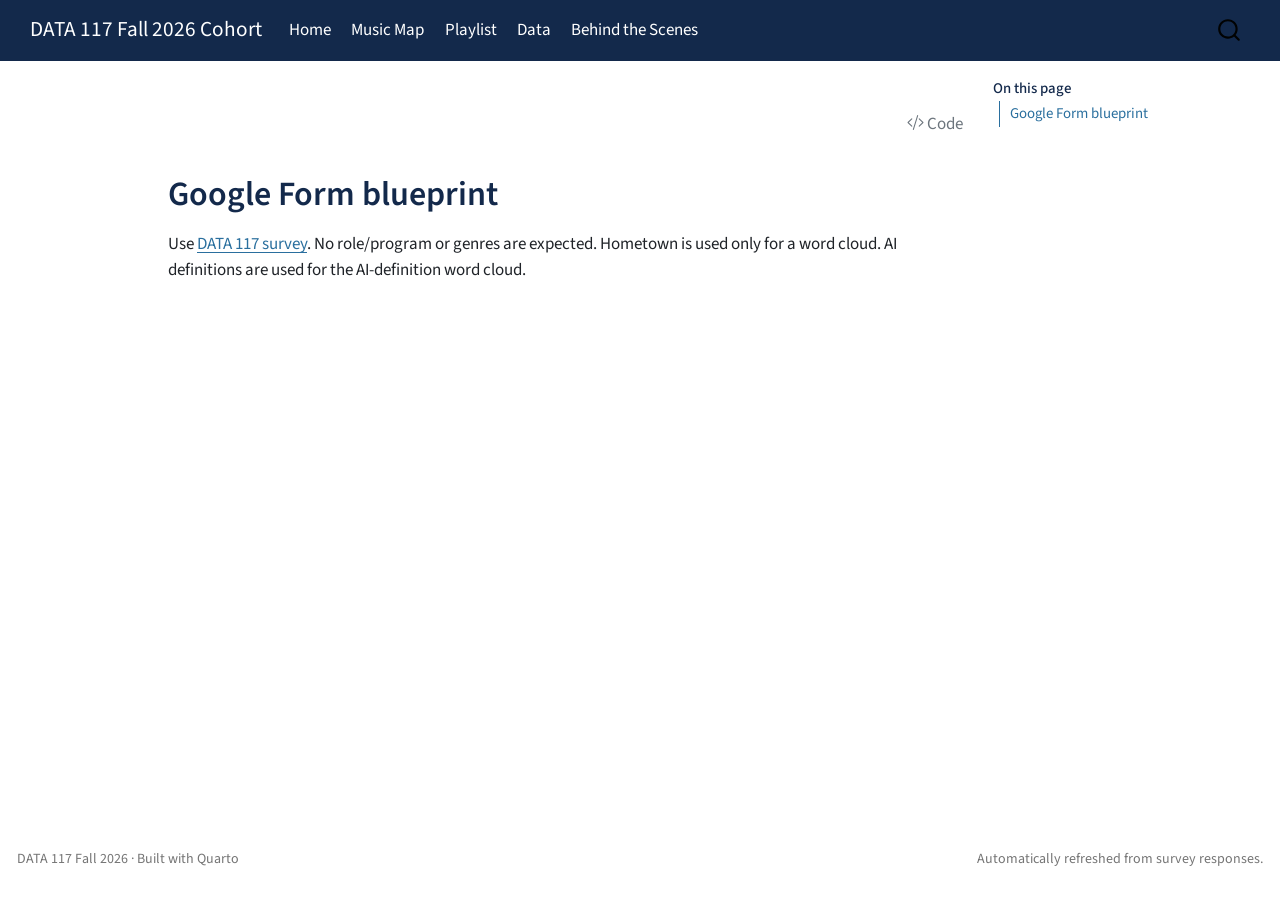
<file: docs/schemas/google_form_schema.html>
<!DOCTYPE html>
<html xmlns="http://www.w3.org/1999/xhtml" lang="en" xml:lang="en"><head>

<meta charset="utf-8">
<meta name="generator" content="quarto-1.11.9">

<meta name="viewport" content="width=device-width, initial-scale=1.0, user-scalable=yes">


<title>google_form_schema – DATA 117 Fall 2026 Cohort</title>
<style>
/* Default styles provided by pandoc.
** See https://pandoc.org/MANUAL.html#variables-for-html for config info.
*/
span.smallcaps{font-variant: small-caps;}
div.columns{display: flex; gap: 1.5em;}
div.column{flex: auto;}
@media screen {
div.columns{gap: min(4vw, 1.5em);}
div.column{overflow-x: auto;}
}
div.hanging-indent{margin-left: 1.5em; text-indent: -1.5em;}
ul.task-list{list-style: none;}
ul.task-list li input[type="checkbox"] {
  width: 0.8em;
  margin: 0 0.8em 0.2em -1em; /* quarto-specific, see https://github.com/quarto-dev/quarto-cli/issues/4556 */ 
  vertical-align: middle;
}
/* CSS for syntax highlighting */
html { -webkit-text-size-adjust: 100%; }
pre > code.sourceCode { white-space: pre; position: relative; }
pre > code.sourceCode > span { display: inline-block; line-height: 1.25; }
pre > code.sourceCode > span:empty { height: 1.2em; }
.sourceCode { overflow: visible; }
code.sourceCode > span { color: inherit; text-decoration: inherit; }
div.sourceCode { margin: 1em 0; }
pre.sourceCode { margin: 0; }
@media screen {
div.sourceCode { overflow: auto; }
}
@media print {
pre > code.sourceCode { white-space: pre-wrap; }
pre > code.sourceCode > span { text-indent: -5em; padding-left: 5em; }
}
pre.numberSource code
  { counter-reset: source-line 0; }
pre.numberSource code > span
  { position: relative; left: -4em; counter-increment: source-line; }
pre.numberSource code > span > a:first-child::before
  { content: counter(source-line);
    position: relative; left: -1em; text-align: right; vertical-align: baseline;
    border: none; display: inline-block;
    -webkit-touch-callout: none; -webkit-user-select: none;
    -khtml-user-select: none; -moz-user-select: none;
    -ms-user-select: none; user-select: none;
    padding: 0 4px; width: 4em;
  }
pre.numberSource { margin-left: 3em;  padding-left: 4px; }
div.sourceCode
  {   }
@media screen {
pre > code.sourceCode > span > a:first-child::before { text-decoration: underline; }
}
</style>


<script src="../site_libs/quarto-nav/quarto-nav.js"></script>
<script src="../site_libs/quarto-nav/headroom.min.js"></script>
<script src="../site_libs/clipboard/clipboard.min.js"></script>
<script src="../site_libs/quarto-search/autocomplete.umd.js"></script>
<script src="../site_libs/quarto-search/fuse.min.js"></script>
<script src="../site_libs/quarto-search/quarto-search.js"></script>
<meta name="quarto:offset" content="../">
<script src="../site_libs/quarto-html/quarto.js" type="module"></script>
<script src="../site_libs/quarto-html/tabsets/tabsets.js" type="module"></script>
<script src="../site_libs/quarto-html/scrollable-regions/scrollable-regions.js" type="module"></script>
<script src="../site_libs/quarto-html/popper.min.js"></script>
<script src="../site_libs/quarto-html/tippy.umd.min.js"></script>
<script src="../site_libs/quarto-html/anchor.min.js"></script>
<link href="../site_libs/quarto-html/tippy.css" rel="stylesheet">
<link href="../site_libs/quarto-html/quarto-syntax-highlighting-63b5708e65d6cd79cd7618c58d0c21e7.css" rel="stylesheet" id="quarto-text-highlighting-styles">
<script src="../site_libs/bootstrap/bootstrap.min.js"></script>
<link href="../site_libs/bootstrap/bootstrap-icons.css" rel="stylesheet">
<link href="../site_libs/bootstrap/bootstrap-555c642b96bc0b745e0d2780d4886a36.min.css" rel="stylesheet" append-hash="true" id="quarto-bootstrap" data-mode="light">
<script id="quarto-search-options" type="application/json">{
  "location": "navbar",
  "copy-button": false,
  "collapse-after": 3,
  "panel-placement": "end",
  "type": "overlay",
  "limit": 50,
  "keyboard-shortcut": [
    "f",
    "/",
    "s"
  ],
  "show-item-context": false,
  "language": {
    "search-no-results-text": "No results",
    "search-matching-documents-text": "matching documents",
    "search-copy-link-title": "Copy link to search",
    "search-hide-matches-text": "Hide additional matches",
    "search-more-match-text": "more match in this document",
    "search-more-matches-text": "more matches in this document",
    "search-clear-button-title": "Clear",
    "search-text-placeholder": "",
    "search-detached-cancel-button-title": "Cancel",
    "search-submit-button-title": "Submit",
    "search-label": "Search"
  }
}</script>
<style>html{ scroll-behavior: smooth; }</style>


</head>

<body class="nav-fixed quarto-light"><a id="quarto-skip-link" class="visually-hidden-focusable" href="#quarto-document-content">Skip to main content</a>

<div id="quarto-search-results"></div>
  <header id="quarto-header" class="headroom fixed-top">
    <nav class="navbar navbar-expand-lg " data-bs-theme="dark" aria-label="Site">
      <div class="navbar-container container-fluid">
      <div class="navbar-brand-container mx-auto">
    <a class="navbar-brand" href="../index.html">
    <span class="navbar-title">DATA 117 Fall 2026 Cohort</span>
    </a>
  </div>
          <button class="navbar-toggler" type="button" data-bs-toggle="collapse" data-bs-target="#navbarCollapse" aria-controls="navbarCollapse" aria-expanded="false" aria-label="Toggle navigation" onclick="if (window.quartoToggleHeadroom) { window.quartoToggleHeadroom(); }">
  <span class="navbar-toggler-icon"></span>
</button>
          <div class="collapse navbar-collapse" id="navbarCollapse">
            <ul class="navbar-nav navbar-nav-scroll me-auto">
  <li class="nav-item">
    <a class="nav-link" href="../index.html"> 
<span class="menu-text">Home</span></a>
  </li>  
  <li class="nav-item">
    <a class="nav-link" href="../taste-map.html"> 
<span class="menu-text">Music Map</span></a>
  </li>  
  <li class="nav-item">
    <a class="nav-link" href="../playlist.html"> 
<span class="menu-text">Playlist</span></a>
  </li>  
  <li class="nav-item">
    <a class="nav-link" href="../data.html"> 
<span class="menu-text">Data</span></a>
  </li>  
  <li class="nav-item">
    <a class="nav-link" href="../workshop.html"> 
<span class="menu-text">Behind the Scenes</span></a>
  </li>  
</ul>
          </div> <!-- /navcollapse -->
            <div class="quarto-navbar-tools">
</div>
            <div id="quarto-search" class="" title="Search"></div>
      </div> <!-- /container-fluid -->
    </nav>
</header>
<!-- content -->
<div id="quarto-content" class="quarto-container page-columns page-rows-contents page-layout-article page-navbar">
<!-- sidebar -->
<!-- margin-sidebar -->
    <div id="quarto-margin-sidebar" class="sidebar margin-sidebar">
        <nav id="TOC" role="doc-toc" aria-labelledby="toc-title" class="toc-active">
    <h2 id="toc-title">On this page</h2>
   
  <ul>
  <li><a href="#google-form-blueprint" id="toc-google-form-blueprint" class="nav-link active" data-scroll-target="#google-form-blueprint">Google Form blueprint</a></li>
  </ul>
</nav>
    </div>
<!-- main -->
<main class="content" id="quarto-document-content" tabindex="-1"><header id="title-block-header" class="quarto-title-block"><h1 class="title display-7"></h1></header><div class="quarto-title-block"><div class="quarto-title-tools-only"><button type="button" class="btn code-tools-button" id="quarto-code-tools-source"><i class="bi"></i> Code</button></div></div>




<section id="google-form-blueprint" class="level1">
<h1>Google Form blueprint</h1>
<p>Use <a href="https://forms.gle/xYPbUmVaRbAJpqSh9">DATA 117 survey</a>. No role/program or genres are expected. Hometown is used only for a word cloud. AI definitions are used for the AI-definition word cloud.</p>


<!-- -->

</section>

</main> <!-- /main -->
<script id="quarto-html-after-body" type="application/javascript">
  window.document.addEventListener("DOMContentLoaded", function (event) {
    const icon = "";
    const anchorJS = new window.AnchorJS();
    anchorJS.options = {
      placement: 'right',
      icon: icon
    };
    anchorJS.add('.anchored');
    const isCodeAnnotation = (el) => {
      for (const clz of el.classList) {
        if (clz.startsWith('code-annotation-')) {                     
          return true;
        }
      }
      return false;
    }
    const onCopySuccess = function(e) {
      // button target
      const button = e.trigger;
      // don't keep focus
      button.blur();
      // flash "checked"
      button.classList.add('code-copy-button-checked');
      var currentTitle = button.getAttribute("title");
      button.setAttribute("title", "Copied!");
      let tooltip;
      if (window.bootstrap) {
        button.setAttribute("data-bs-toggle", "tooltip");
        button.setAttribute("data-bs-placement", "left");
        button.setAttribute("data-bs-title", "Copied!");
        tooltip = new bootstrap.Tooltip(button, 
          { trigger: "manual", 
            customClass: "code-copy-button-tooltip",
            offset: [0, -8]});
        tooltip.show();    
      }
      setTimeout(function() {
        if (tooltip) {
          tooltip.hide();
          button.removeAttribute("data-bs-title");
          button.removeAttribute("data-bs-toggle");
          button.removeAttribute("data-bs-placement");
        }
        button.setAttribute("title", currentTitle);
        button.classList.remove('code-copy-button-checked');
      }, 1000);
      // clear code selection
      e.clearSelection();
    }
    const getTextToCopy = function(trigger) {
      const outerScaffold = trigger.parentElement.cloneNode(true);
      const codeEl = outerScaffold.querySelector('code');
      for (const childEl of codeEl.children) {
        if (isCodeAnnotation(childEl)) {
          childEl.remove();
        }
      }
      return codeEl.innerText;
    }
    const clipboard = new window.ClipboardJS('.code-copy-button:not([data-in-quarto-modal])', {
      text: getTextToCopy
    });
    clipboard.on('success', onCopySuccess);
    if (window.document.getElementById('quarto-embedded-source-code-modal')) {
      const clipboardModal = new window.ClipboardJS('.code-copy-button[data-in-quarto-modal]', {
        text: getTextToCopy,
        container: window.document.getElementById('quarto-embedded-source-code-modal')
      });
      clipboardModal.on('success', onCopySuccess);
    }
    const viewSource = window.document.getElementById('quarto-view-source') ||
                       window.document.getElementById('quarto-code-tools-source');
    if (viewSource) {
      const sourceUrl = viewSource.getAttribute("data-quarto-source-url");
      viewSource.addEventListener("click", function(e) {
        if (sourceUrl) {
          // rstudio viewer pane
          if (/\bcapabilities=\b/.test(window.location)) {
            window.open(sourceUrl);
          } else {
            window.location.href = sourceUrl;
          }
        } else {
          const modal = new bootstrap.Modal(document.getElementById('quarto-embedded-source-code-modal'));
          modal.show();
        }
        return false;
      });
    }
    function toggleCodeHandler(show) {
      return function(e) {
        const cellDetails = window.document.querySelectorAll(".cell details.code-fold");
        for (let i=0; i<cellDetails.length; i++) {
          const details = cellDetails[i];
          if (show) {
            details.open = true;
          } else {
            details.removeAttribute("open");
          }
        }
        const cellCodeDivs = window.document.querySelectorAll(".cell div.sourceCode.cell-code");
        const fromCls = show ? "hidden" : "unhidden";
        const toCls = show ? "unhidden" : "hidden";
        for (let i=0; i<cellCodeDivs.length; i++) {
          const codeDiv = cellCodeDivs[i];
          if (codeDiv.classList.contains(fromCls)) {
            codeDiv.classList.remove(fromCls);
            codeDiv.classList.add(toCls);
          } 
        }
        return false;
      }
    }
    const hideAllCode = window.document.getElementById("quarto-hide-all-code");
    if (hideAllCode) {
      hideAllCode.addEventListener("click", toggleCodeHandler(false));
    }
    const showAllCode = window.document.getElementById("quarto-show-all-code");
    if (showAllCode) {
      showAllCode.addEventListener("click", toggleCodeHandler(true));
    }
      var localhostRegex = new RegExp(/^(?:http|https):\/\/localhost\:?[0-9]*\//);
      var mailtoRegex = new RegExp(/^mailto:/);
        var filterRegex = new RegExp("https:\/\/USERNAME\.github\.io\/AI-117\/");
      const newWindowLabel = "(opens in a new tab)";
      const newWindowNoteId = "quarto-ext-newwindow-label";
      // Links reference one hidden label through aria-describedby, so the
      // announcement never changes their accessible name.
      var describeNewWindow = (link) => {
        if (!window.document.getElementById(newWindowNoteId)) {
          var newWindowNote = window.document.createElement("span");
          newWindowNote.id = newWindowNoteId;
          newWindowNote.hidden = true;
          newWindowNote.textContent = newWindowLabel;
          window.document.body.appendChild(newWindowNote);
        }
        var describedBy = (link.getAttribute("aria-describedby") || "").split(/\s+/).filter(Boolean);
        if (!describedBy.includes(newWindowNoteId)) {
          describedBy.push(newWindowNoteId);
          link.setAttribute("aria-describedby", describedBy.join(" "));
        }
      }
      var isInternal = (href) => {
          return filterRegex.test(href) || localhostRegex.test(href) || mailtoRegex.test(href);
      }
      // Inspect non-navigation links and adorn them if external
      window.quartoDecorateExternalLinks = function (root) {
     var links = (root || window.document).querySelectorAll('a[href]:not(.nav-link):not(.navbar-brand):not(.toc-action):not(.sidebar-link):not(.sidebar-item-toggle):not(.pagination-link):not(.no-external):not([aria-hidden]):not(.dropdown-item):not(.quarto-navigation-tool):not(.about-link)');
      for (var i=0; i<links.length; i++) {
        const link = links[i];
        if (!isInternal(link.href)) {
          // undo the damage that might have been done by quarto-nav.js in the case of
          // links that we want to consider external
          if (link.dataset.originalHref !== undefined) {
            link.href = link.dataset.originalHref;
          }
            // target, if specified
            link.setAttribute("target", "_blank");
            if (link.getAttribute("rel") === null) {
              link.setAttribute("rel", "noopener");
            }
            describeNewWindow(link);
          if (!link.classList.contains('no-external-icon')) {
          }
        }
      }
      };
      window.quartoDecorateExternalLinks(window.document);
    // Esc closes the popup (WCAG 1.4.13) and focus leaving both trigger and
    // popup closes it (WCAG 2.4.11); tippy handles neither for interactive popups.
    const hideOnEscAndFocusOut = {
      name: 'hideOnEscAndFocusOut',
      defaultValue: true,
      fn(instance) {
        const dismiss = () => {
          // A show scheduled by the trigger delay would otherwise reopen it
          instance.clearDelayTimeouts();
          instance.hide();
        };
        const onKeyDown = (event) => {
          if (event.key !== 'Escape') {
            return;
          }
          // Keep Esc from also reaching page handlers (e.g. reveal.js overview),
          // except an open reveal.js slide menu, which Esc should close too.
          // The menu handles keys only when its keyboard option is on.
          const menuHandlesEsc = window.Reveal?.getPlugin?.('menu')?.isOpen() &&
            window.Reveal.getConfig().menu?.keyboard !== false;
          if (!menuHandlesEsc) {
            event.stopPropagation();
          }
          if (instance.popper.contains(window.document.activeElement)) {
            // Disabled while refocusing so the focus trigger does not reopen it
            instance.disable();
            instance.reference.focus();
            instance.enable();
          }
          dismiss();
        };
        const onFocusOut = (event) => {
          const target = event.relatedTarget;
          if (target && !instance.reference.contains(target) &&
              !instance.popper.contains(target)) {
            dismiss();
          }
        };
        // On the trigger too: a click trigger (code-annotations: select) has no
        // blur handling. Attached for the instance's lifetime so leaving the
        // trigger also cancels a show still pending on the trigger delay.
        instance.reference.addEventListener('focusout', onFocusOut);
        return {
          onShow() {
            window.document.addEventListener('keydown', onKeyDown, true);
            instance.popper.addEventListener('focusout', onFocusOut);
          },
          onHide() {
            window.document.removeEventListener('keydown', onKeyDown, true);
            instance.popper.removeEventListener('focusout', onFocusOut);
          },
          onDestroy() {
            instance.reference.removeEventListener('focusout', onFocusOut);
          },
        };
      },
    };
    function tippyHover(el, contentFn, onTriggerFn, onUntriggerFn) {
      const config = {
        allowHTML: true,
        maxWidth: 500,
        delay: 100,
        arrow: false,
        appendTo: function(el) {
            return el.parentElement;
        },
        interactive: true,
        interactiveBorder: 10,
        theme: 'quarto',
        placement: 'bottom-start',
        plugins: [hideOnEscAndFocusOut],
      };
      if (contentFn) {
        config.content = contentFn;
      }
      if (onTriggerFn) {
        config.onTrigger = onTriggerFn;
      }
      if (onUntriggerFn) {
        config.onUntrigger = onUntriggerFn;
      }
      window.tippy(el, config); 
    }
    const noterefs = window.document.querySelectorAll('a[role="doc-noteref"]');
    for (var i=0; i<noterefs.length; i++) {
      const ref = noterefs[i];
      tippyHover(ref, function() {
        // use id or data attribute instead here
        let href = ref.getAttribute('data-footnote-href') || ref.getAttribute('href');
        try { href = new URL(href).hash; } catch {}
        const id = href.replace(/^#\/?/, "");
        const note = window.document.getElementById(id);
        if (note) {
          return note.innerHTML;
        } else {
          return "";
        }
      });
    }
    const xrefs = window.document.querySelectorAll('a.quarto-xref');
    const processXRef = (id, note) => {
      // Strip column container classes
      const stripColumnClz = (el) => {
        el.classList.remove("page-full", "page-columns");
        if (el.children) {
          for (const child of el.children) {
            stripColumnClz(child);
          }
        }
      }
      stripColumnClz(note)
      if (id === null || id.startsWith('sec-')) {
        // Special case sections, only their first couple elements
        const container = document.createElement("div");
        if (note.children && note.children.length > 2) {
          container.appendChild(note.children[0].cloneNode(true));
          for (let i = 1; i < note.children.length; i++) {
            const child = note.children[i];
            if (child.tagName === "P" && child.innerText === "") {
              continue;
            } else {
              container.appendChild(child.cloneNode(true));
              break;
            }
          }
          if (window.Quarto?.typesetMath) {
            window.Quarto.typesetMath(container);
          }
          return container.innerHTML
        } else {
          if (window.Quarto?.typesetMath) {
            window.Quarto.typesetMath(note);
          }
          return note.innerHTML;
        }
      } else {
        // Remove any anchor links if they are present
        const anchorLink = note.querySelector('a.anchorjs-link');
        if (anchorLink) {
          anchorLink.remove();
        }
        if (window.Quarto?.typesetMath) {
          window.Quarto.typesetMath(note);
        }
        if (note.classList.contains("callout")) {
          return note.outerHTML;
        } else {
          return note.innerHTML;
        }
      }
    }
    for (var i=0; i<xrefs.length; i++) {
      const xref = xrefs[i];
      tippyHover(xref, undefined, function(instance) {
        instance.disable();
        let url = xref.getAttribute('href');
        let hash = undefined; 
        if (url.startsWith('#')) {
          hash = url;
        } else {
          try { hash = new URL(url).hash; } catch {}
        }
        if (hash) {
          const id = hash.replace(/^#\/?/, "");
          const note = window.document.getElementById(id);
          if (note !== null) {
            try {
              const html = processXRef(id, note.cloneNode(true));
              instance.setContent(html);
            } finally {
              instance.enable();
              instance.show();
            }
          } else {
            // See if we can fetch this
            fetch(url.split('#')[0])
            .then(res => res.text())
            .then(html => {
              const parser = new DOMParser();
              const htmlDoc = parser.parseFromString(html, "text/html");
              const note = htmlDoc.getElementById(id);
              if (note !== null) {
                const html = processXRef(id, note);
                instance.setContent(html);
              } 
            }).finally(() => {
              instance.enable();
              instance.show();
            });
          }
        } else {
          // See if we can fetch a full url (with no hash to target)
          // This is a special case and we should probably do some content thinning / targeting
          fetch(url)
          .then(res => res.text())
          .then(html => {
            const parser = new DOMParser();
            const htmlDoc = parser.parseFromString(html, "text/html");
            const note = htmlDoc.querySelector('main.content');
            if (note !== null) {
              // This should only happen for chapter cross references
              // (since there is no id in the URL)
              // remove the first header
              if (note.children.length > 0 && note.children[0].tagName === "HEADER") {
                note.children[0].remove();
              }
              const html = processXRef(null, note);
              instance.setContent(html);
            } 
          }).finally(() => {
            instance.enable();
            instance.show();
          });
        }
      }, function(instance) {
      });
    }
        let selectedAnnoteEl;
        const selectorForAnnotation = ( cell, annotation) => {
          let cellAttr = 'data-code-cell="' + cell + '"';
          let lineAttr = 'data-code-annotation="' +  annotation + '"';
          const selector = 'span[' + cellAttr + '][' + lineAttr + ']';
          return selector;
        }
        const selectCodeLines = (annoteEl) => {
          const doc = window.document;
          const targetCell = annoteEl.getAttribute("data-target-cell");
          const targetAnnotation = annoteEl.getAttribute("data-target-annotation");
          const annoteSpan = window.document.querySelector(selectorForAnnotation(targetCell, targetAnnotation));
          const lines = annoteSpan.getAttribute("data-code-lines").split(",");
          const lineIds = lines.map((line) => {
            return targetCell + "-" + line;
          })
          // Each band is positioned against its own containing block, which is
          // not the offsetParent of the lines, so place it from client rects.
          const placeBand = (band, firstEl, lastEl, codeBlock) => {
            const container = band.offsetParent;
            if (container === null) {
              return;
            }
            const containerRect = container.getBoundingClientRect();
            // Reveal.js scales slides with a transform, so convert client
            // pixels back to the CSS pixels of the container.
            const scale = containerRect.height / container.offsetHeight || 1;
            const firstRect = firstEl.getBoundingClientRect();
            const lastRect = lastEl.getBoundingClientRect();
            const top = (firstRect.top - containerRect.top) / scale - container.clientTop + container.scrollTop;
            const height = (lastRect.bottom - firstRect.top) / scale;
            band.style.top = top - 2 + "px";
            band.style.height = height + 4 + "px";
            if (codeBlock) {
              // Without the copy button wrapper, the containing block is wider
              // than the code block, so span the code block explicitly.
              const blockRect = codeBlock.getBoundingClientRect();
              band.style.left = (blockRect.left - containerRect.left) / scale - container.clientLeft + container.scrollLeft + "px";
              band.style.width = blockRect.width / scale + "px";
            }
          };
          if (lineIds.length > 0) {
            const el = window.document.getElementById(lineIds[0]);
            const lastEl = window.document.getElementById(lineIds[lineIds.length - 1]);
            const parent = el.parentElement.parentElement;
            // cook up a div (if necessary) and position it
            let div = window.document.getElementById("code-annotation-line-highlight");
            if (div === null) {
              div = window.document.createElement("div");
              div.setAttribute("id", "code-annotation-line-highlight");
              div.style.position = 'absolute';
              parent.appendChild(div);
            }
            placeBand(div, el, lastEl, parent.closest("div.sourceCode") || parent);
            let gutterDiv = window.document.getElementById("code-annotation-line-highlight-gutter");
            if (gutterDiv === null) {
              gutterDiv = window.document.createElement("div");
              gutterDiv.setAttribute("id", "code-annotation-line-highlight-gutter");
              gutterDiv.style.position = 'absolute';
              const codeCell = window.document.getElementById(targetCell);
              const gutter = codeCell.querySelector('.code-annotation-gutter');
              gutter.appendChild(gutterDiv);
            }
            placeBand(gutterDiv, el, lastEl);
            selectedAnnoteEl = annoteEl;
          }
        };
        const unselectCodeLines = () => {
          const elementsIds = ["code-annotation-line-highlight", "code-annotation-line-highlight-gutter"];
          elementsIds.forEach((elId) => {
            const div = window.document.getElementById(elId);
            if (div) {
              div.remove();
            }
          });
          selectedAnnoteEl = undefined;
        };
          // Handle positioning of the toggle
      window.addEventListener(
        "resize",
        throttle(() => {
          elRect = undefined;
          if (selectedAnnoteEl) {
            selectCodeLines(selectedAnnoteEl);
          }
        }, 10)
      );
      function throttle(fn, ms) {
      let throttle = false;
      let timer;
        return (...args) => {
          if(!throttle) { // first call gets through
              fn.apply(this, args);
              throttle = true;
          } else { // all the others get throttled
              if(timer) clearTimeout(timer); // cancel #2
              timer = setTimeout(() => {
                fn.apply(this, args);
                timer = throttle = false;
              }, ms);
          }
        };
      }
        // Attach click handler to the DT
        const annoteDls = window.document.querySelectorAll('dt[data-target-cell]');
        for (const annoteDlNode of annoteDls) {
          annoteDlNode.addEventListener('click', (event) => {
            const clickedEl = event.target;
            if (clickedEl !== selectedAnnoteEl) {
              unselectCodeLines();
              const activeEl = window.document.querySelector('dt[data-target-cell].code-annotation-active');
              if (activeEl) {
                activeEl.classList.remove('code-annotation-active');
              }
              selectCodeLines(clickedEl);
              clickedEl.classList.add('code-annotation-active');
            } else {
              // Unselect the line
              unselectCodeLines();
              clickedEl.classList.remove('code-annotation-active');
            }
          });
        }
    const findCites = (el) => {
      const parentEl = el.parentElement;
      if (parentEl) {
        const cites = parentEl.dataset.cites;
        if (cites) {
          return {
            el,
            cites: cites.split(' ')
          };
        } else {
          return findCites(el.parentElement)
        }
      } else {
        return undefined;
      }
    };
    var bibliorefs = window.document.querySelectorAll('a[role="doc-biblioref"]');
    for (var i=0; i<bibliorefs.length; i++) {
      const ref = bibliorefs[i];
      const citeInfo = findCites(ref);
      if (citeInfo) {
        tippyHover(citeInfo.el, function() {
          var popup = window.document.createElement('div');
          citeInfo.cites.forEach(function(cite) {
            var citeDiv = window.document.createElement('div');
            citeDiv.classList.add('hanging-indent');
            citeDiv.classList.add('csl-entry');
            var biblioDiv = window.document.getElementById('ref-' + cite);
            if (biblioDiv) {
              citeDiv.innerHTML = biblioDiv.innerHTML;
            }
            popup.appendChild(citeDiv);
          });
          return popup.innerHTML;
        });
      }
    }
  });
  </script>
  <script type="application/javascript">
  window.quartoScrollableRegionsLabels = {"code":"Scrollable code","output":"Scrollable output"};
  </script><div class="modal fade" id="quarto-embedded-source-code-modal" tabindex="-1" aria-labelledby="quarto-embedded-source-code-modal-label" aria-hidden="true"><div class="modal-dialog modal-dialog-scrollable"><div class="modal-content"><div class="modal-header"><h5 class="modal-title" id="quarto-embedded-source-code-modal-label">Source Code</h5><button class="btn-close" data-bs-dismiss="modal"></button></div><div class="modal-body"><div class="">
<div class="code-copy-outer-scaffold"><div class="sourceCode" id="cb1" data-shortcodes="false"><pre class="sourceCode markdown code-with-copy"><code class="sourceCode markdown"><span id="cb1-1"><a href="#cb1-1" aria-hidden="true" tabindex="-1"></a><span class="fu"># Google Form blueprint</span></span>
<span id="cb1-2"><a href="#cb1-2" aria-hidden="true" tabindex="-1"></a></span>
<span id="cb1-3"><a href="#cb1-3" aria-hidden="true" tabindex="-1"></a>Use <span class="co">[</span><span class="ot">DATA 117 survey</span><span class="co">](https://forms.gle/xYPbUmVaRbAJpqSh9)</span>. No role/program or genres are expected. Hometown is used only for a word cloud. AI definitions are used for the AI-definition word cloud.</span></code></pre></div><button title="Copy to Clipboard" class="code-copy-button" data-in-quarto-modal=""><i class="bi"></i></button></div>
</div></div></div></div></div>
</div> <!-- /content -->
<footer class="footer">
  <div class="nav-footer">
    <div class="nav-footer-left">
<p>DATA 117 Fall 2026 · Built with Quarto</p>
</div>   
    <div class="nav-footer-center">
      &nbsp;
    </div>
    <div class="nav-footer-right">
<p>Automatically refreshed from survey responses.</p>
</div>
  </div>
</footer>




<script src="../site_libs/quarto-html/zenscroll-min.js"></script>
</body></html>
</file>
<file: docs/site_libs/quarto-html/tippy.css>
.tippy-box[data-animation=fade][data-state=hidden]{opacity:0}[data-tippy-root]{max-width:calc(100vw - 10px)}.tippy-box{position:relative;background-color:#333;color:#fff;border-radius:4px;font-size:14px;line-height:1.4;white-space:normal;outline:0;transition-property:transform,visibility,opacity}.tippy-box[data-placement^=top]>.tippy-arrow{bottom:0}.tippy-box[data-placement^=top]>.tippy-arrow:before{bottom:-7px;left:0;border-width:8px 8px 0;border-top-color:initial;transform-origin:center top}.tippy-box[data-placement^=bottom]>.tippy-arrow{top:0}.tippy-box[data-placement^=bottom]>.tippy-arrow:before{top:-7px;left:0;border-width:0 8px 8px;border-bottom-color:initial;transform-origin:center bottom}.tippy-box[data-placement^=left]>.tippy-arrow{right:0}.tippy-box[data-placement^=left]>.tippy-arrow:before{border-width:8px 0 8px 8px;border-left-color:initial;right:-7px;transform-origin:center left}.tippy-box[data-placement^=right]>.tippy-arrow{left:0}.tippy-box[data-placement^=right]>.tippy-arrow:before{left:-7px;border-width:8px 8px 8px 0;border-right-color:initial;transform-origin:center right}.tippy-box[data-inertia][data-state=visible]{transition-timing-function:cubic-bezier(.54,1.5,.38,1.11)}.tippy-arrow{width:16px;height:16px;color:#333}.tippy-arrow:before{content:"";position:absolute;border-color:transparent;border-style:solid}.tippy-content{position:relative;padding:5px 9px;z-index:1}
</file>
<file: docs/site_libs/quarto-html/quarto-syntax-highlighting-63b5708e65d6cd79cd7618c58d0c21e7.css>
/* quarto syntax highlight colors */
:root {
  --quarto-hl-ot-color: #003B4F;
  --quarto-hl-at-color: #657422;
  --quarto-hl-ss-color: #20794D;
  --quarto-hl-an-color: #5E5E5E;
  --quarto-hl-fu-color: #4758AB;
  --quarto-hl-st-color: #20794D;
  --quarto-hl-cf-color: #003B4F;
  --quarto-hl-op-color: #5E5E5E;
  --quarto-hl-er-color: #AD0000;
  --quarto-hl-bn-color: #AD0000;
  --quarto-hl-al-color: #AD0000;
  --quarto-hl-va-color: #111111;
  --quarto-hl-bu-color: inherit;
  --quarto-hl-ex-color: inherit;
  --quarto-hl-pp-color: #AD0000;
  --quarto-hl-in-color: #5E5E5E;
  --quarto-hl-vs-color: #20794D;
  --quarto-hl-wa-color: #5E5E5E;
  --quarto-hl-do-color: #5E5E5E;
  --quarto-hl-im-color: #00769E;
  --quarto-hl-ch-color: #20794D;
  --quarto-hl-dt-color: #AD0000;
  --quarto-hl-fl-color: #AD0000;
  --quarto-hl-co-color: #5E5E5E;
  --quarto-hl-cv-color: #5E5E5E;
  --quarto-hl-cn-color: #8f5902;
  --quarto-hl-sc-color: #5E5E5E;
  --quarto-hl-dv-color: #AD0000;
  --quarto-hl-kw-color: #003B4F;
}

/* other quarto variables */
:root {
  --quarto-font-monospace: SFMono-Regular, Menlo, Monaco, Consolas, "Liberation Mono", "Courier New", monospace;
}

/* syntax highlight based on Pandoc's rules */
pre > code.sourceCode > span {
  color: #003B4F;
}

code.sourceCode > span {
  color: #003B4F;
}

div.sourceCode,
div.sourceCode pre.sourceCode {
  color: #003B4F;
}

/* Normal */
code span {
  color: #003B4F;
}

/* Alert */
code span.al {
  color: #AD0000;
  font-style: inherit;
}

/* Annotation */
code span.an {
  color: #5E5E5E;
  font-style: inherit;
}

/* Attribute */
code span.at {
  color: #657422;
  font-style: inherit;
}

/* BaseN */
code span.bn {
  color: #AD0000;
  font-style: inherit;
}

/* BuiltIn */
code span.bu {
  font-style: inherit;
}

/* ControlFlow */
code span.cf {
  color: #003B4F;
  font-weight: bold;
  font-style: inherit;
}

/* Char */
code span.ch {
  color: #20794D;
  font-style: inherit;
}

/* Constant */
code span.cn {
  color: #8f5902;
  font-style: inherit;
}

/* Comment */
code span.co {
  color: #5E5E5E;
  font-style: inherit;
}

/* CommentVar */
code span.cv {
  color: #5E5E5E;
  font-style: italic;
}

/* Documentation */
code span.do {
  color: #5E5E5E;
  font-style: italic;
}

/* DataType */
code span.dt {
  color: #AD0000;
  font-style: inherit;
}

/* DecVal */
code span.dv {
  color: #AD0000;
  font-style: inherit;
}

/* Error */
code span.er {
  color: #AD0000;
  font-style: inherit;
}

/* Extension */
code span.ex {
  font-style: inherit;
}

/* Float */
code span.fl {
  color: #AD0000;
  font-style: inherit;
}

/* Function */
code span.fu {
  color: #4758AB;
  font-style: inherit;
}

/* Import */
code span.im {
  color: #00769E;
  font-style: inherit;
}

/* Information */
code span.in {
  color: #5E5E5E;
  font-style: inherit;
}

/* Keyword */
code span.kw {
  color: #003B4F;
  font-weight: bold;
  font-style: inherit;
}

/* Operator */
code span.op {
  color: #5E5E5E;
  font-style: inherit;
}

/* Other */
code span.ot {
  color: #003B4F;
  font-style: inherit;
}

/* Preprocessor */
code span.pp {
  color: #AD0000;
  font-style: inherit;
}

/* SpecialChar */
code span.sc {
  color: #5E5E5E;
  font-style: inherit;
}

/* SpecialString */
code span.ss {
  color: #20794D;
  font-style: inherit;
}

/* String */
code span.st {
  color: #20794D;
  font-style: inherit;
}

/* Variable */
code span.va {
  color: #111111;
  font-style: inherit;
}

/* VerbatimString */
code span.vs {
  color: #20794D;
  font-style: inherit;
}

/* Warning */
code span.wa {
  color: #5E5E5E;
  font-style: italic;
}

.prevent-inlining {
  content: "</";
}

/*# sourceMappingURL=054cc16b9e9817627be6994582d2ffb5.css.map */
</file>
